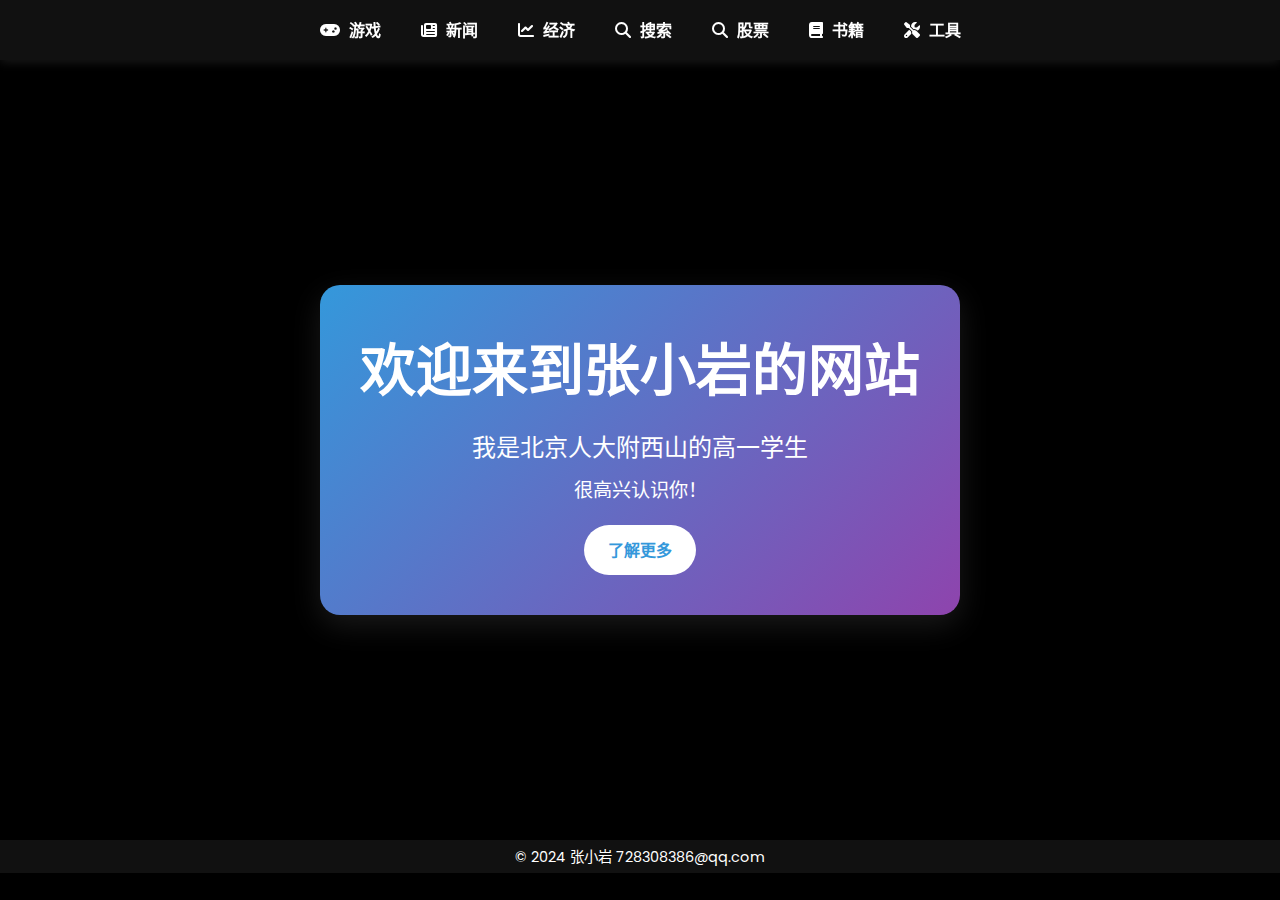
<file: index.html>
<!DOCTYPE html>
<html lang="zh-CN">

<head>
    <meta charset="UTF-8">
    <meta name="viewport" content="width=device-width, initial-scale=1.0">
    <title>张小岩的个人网站</title>
    <link rel="stylesheet" href="https://cdnjs.cloudflare.com/ajax/libs/font-awesome/6.2.0/css/all.min.css">
    <link rel="stylesheet" type="text/css" href="css/index_style.css">
    <link rel="icon" href="images/logo.png" type="image/x-icon">
    <link rel="shortcut icon" href="images/logo.png" type="image/x-icon">
</head>

<body>
    <header>
        <div class="container">
            <nav>
                <a href="about.html#games"><i class="fas fa-gamepad"></i> 游戏</a>
                <a href="news.html"><i class="fas fa-newspaper"></i> 新闻</a>
                <a href="economics/finance.html"><i class="fas fa-chart-line"></i> 经济</a>
                <a href="economics/search.html"><i class="fas fa-search"></i> 搜索</a>
                <a href="economics/stock.html"><i class="fas fa-search"></i> 股票</a>
                <a href="books.html"><i class="fas fa-book"></i> 书籍</a>
                <a href="tools.html"><i class="fas fa-tools"></i> 工具</a>
                <!-- <a href="privacy.html"><i class="fas fa-user-shield"></i> 隐私</a> -->
            </nav>
        </div>
    </header>
    <main>
        <div class="hero">
            <h1>欢迎来到张小岩的网站</h1>
            <p class="subtitle">我是北京人大附西山的高一学生</p>
            <p class="greeting">很高兴认识你！</p>
            <a href="about.html" class="cta-button">了解更多</a>
        </div>
    </main>
    <footer>
        <p>&copy; 2024 张小岩 728308386@qq.com</p>
    </footer>
</body>

</html>
</file>
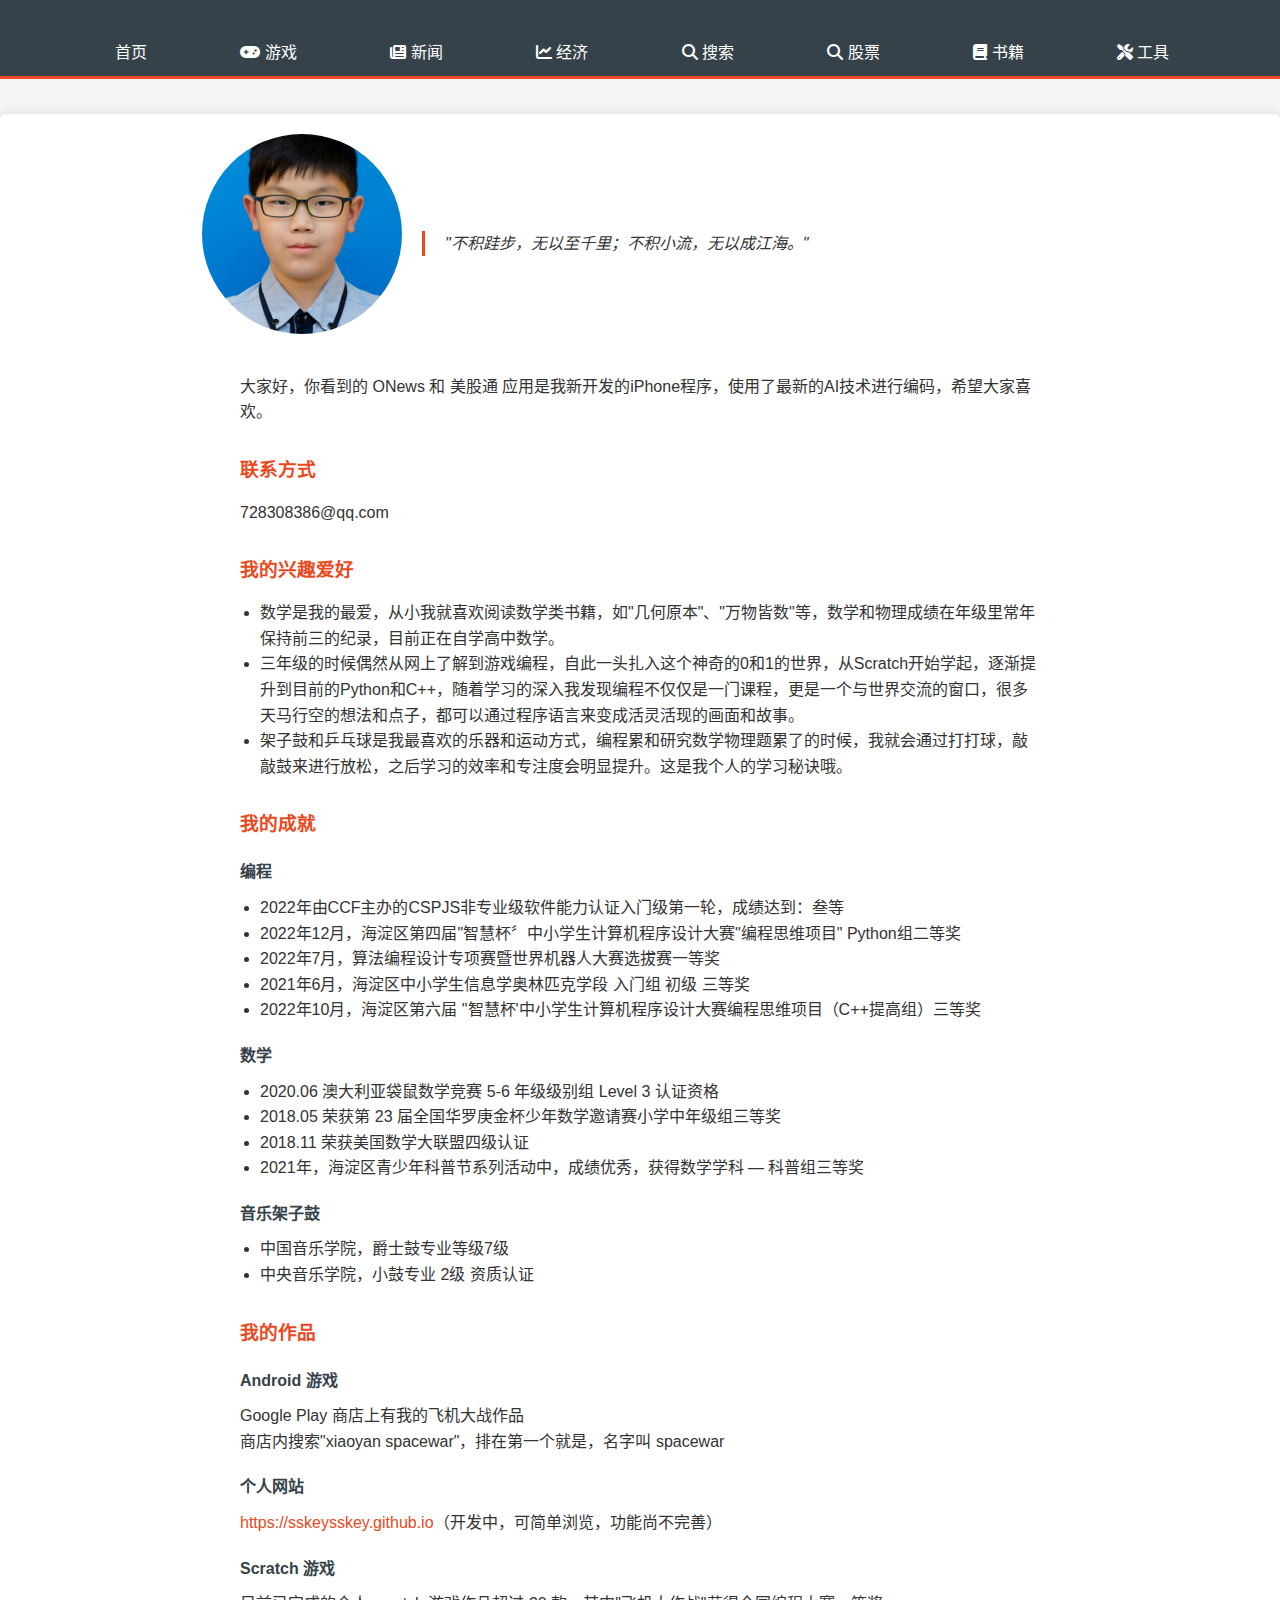
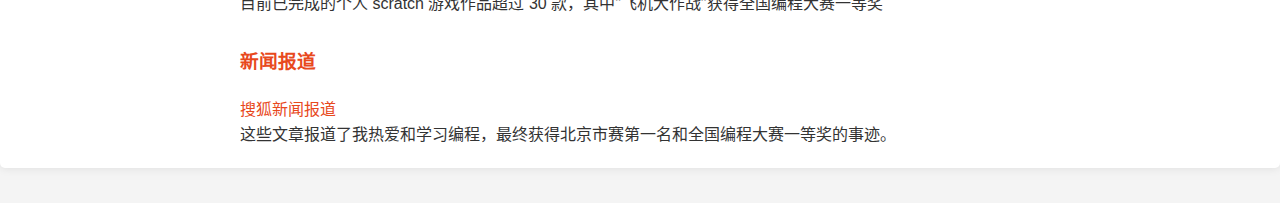
<file: about.html>
<!DOCTYPE html>
<html lang="zh-CN">

<head>
    <meta charset="UTF-8">
    <meta name="viewport" content="width=device-width, initial-scale=1.0">
    <title>了解更多 - 张小岩的个人网站</title>
    <link rel="stylesheet" href="https://cdnjs.cloudflare.com/ajax/libs/font-awesome/6.2.0/css/all.min.css">
    <link rel="stylesheet" type="text/css" href="css/about_style.css">
    <link rel="icon" href="images/logo.png" type="image/x-icon">
    <link rel="shortcut icon" href="images/logo.png" type="image/x-icon">
</head>

<body>
    <header>
        <div class="container">
            <nav>
                <a href="index.html"><i class="fas fa-index"></i> 首页</a>
                <a href="about.html#games"><i class="fas fa-gamepad"></i> 游戏</a>
                <a href="news.html"><i class="fas fa-newspaper"></i> 新闻</a>
                <a href="economics/finance.html"><i class="fas fa-chart-line"></i> 经济</a>
                <a href="economics/search.html"><i class="fas fa-search"></i> 搜索</a>
                <a href="economics/stock.html"><i class="fas fa-search"></i> 股票</a>
                <a href="books.html"><i class="fas fa-book"></i> 书籍</a>
                <a href="tools.html"><i class="fas fa-tools"></i> 工具</a>
                <!-- <a href="privacy.html"><i class="fas fa-user-shield"></i> 隐私</a> -->
            </nav>
        </div>
    </header>

    <main>
        <section id="introduction" class="active">
            <div class="intro-header">
                <img src="images/xiaoyan.jpg" alt="张小岩的照片" class="profile-image">
                <div class="intro-quote">
                    <blockquote>
                        "不积跬步，无以至千里；不积小流，无以成江海。"
                    </blockquote>
                </div>
            </div>
            <div class="intro-content">
                <p>大家好，你看到的 ONews 和 美股通 应用是我新开发的iPhone程序，使用了最新的AI技术进行编码，希望大家喜欢。</p>

                <h3>联系方式</h3>
                <div class="contact">
                    <p>728308386@qq.com</p>
                </div>

                <h3>我的兴趣爱好</h3>
                <ul>
                    <li>数学是我的最爱，从小我就喜欢阅读数学类书籍，如"几何原本"、"万物皆数"等，数学和物理成绩在年级里常年保持前三的纪录，目前正在自学高中数学。</li>
                    <li>三年级的时候偶然从网上了解到游戏编程，自此一头扎入这个神奇的0和1的世界，从Scratch开始学起，逐渐提升到目前的Python和C++，随着学习的深入我发现编程不仅仅是一门课程，更是一个与世界交流的窗口，很多天马行空的想法和点子，都可以通过程序语言来变成活灵活现的画面和故事。
                    </li>
                    <li>架子鼓和乒乓球是我最喜欢的乐器和运动方式，编程累和研究数学物理题累了的时候，我就会通过打打球，敲敲鼓来进行放松，之后学习的效率和专注度会明显提升。这是我个人的学习秘诀哦。</li>
                </ul>

                <h3>我的成就</h3>
                <div class="achievements">
                    <div class="achievement-category">
                        <h4>编程</h4>
                        <ul>
                            <li>2022年由CCF主办的CSPJS非专业级软件能力认证入门级第一轮，成绩达到：叁等</li>
                            <li>2022年12月，海淀区第四届"智慧杯〞中小学生计算机程序设计大赛"编程思维项目" Python组二等奖</li>
                            <li>2022年7月，算法编程设计专项赛暨世界机器人大赛选拔赛一等奖</li>
                            <li>2021年6月，海淀区中小学生信息学奥林匹克学段 入门组 初级 三等奖</li>
                            <li>2022年10月，海淀区第六届 "智慧杯'中小学生计算机程序设计大赛编程思维项目（C++提高组）三等奖</li>
                        </ul>
                    </div>
                    <div class="achievement-category">
                        <h4>数学</h4>
                        <ul>
                            <li>2020.06 澳大利亚袋鼠数学竞赛 5-6 年级级别组 Level 3 认证资格</li>
                            <li>2018.05 荣获第 23 届全国华罗庚金杯少年数学邀请赛小学中年级组三等奖</li>
                            <li>2018.11 荣获美国数学大联盟四级认证</li>
                            <li>2021年，海淀区青少年科普节系列活动中，成绩优秀，获得数学学科 — 科普组三等奖</li>
                        </ul>
                    </div>
                    <div class="achievement-category">
                        <h4>音乐架子鼓</h4>
                        <ul>
                            <li>中国音乐学院，爵士鼓专业等级7级</li>
                            <li>中央音乐学院，小鼓专业 2级 资质认证</li>
                        </ul>
                    </div>
                </div>

                <h3>我的作品</h3>
                <div class="my-works">
                    <div class="work-category">
                        <h4>Android 游戏</h4>
                        <p>Google Play 商店上有我的飞机大战作品</p>
                        <p>商店内搜索"xiaoyan spacewar"，排在第一个就是，名字叫 spacewar</p>
                    </div>
                    <div class="work-category">
                        <h4>个人网站</h4>
                        <p><a href="https://sskeysskey.github.io"
                                target="_blank">https://sskeysskey.github.io</a>（开发中，可简单浏览，功能尚不完善）</p>
                    </div>
                    <div class="work-category">
                        <h4>Scratch 游戏</h4>
                        <p>目前已完成的个人 scratch 游戏作品超过 30 款，其中"飞机大作战"获得全国编程大赛一等奖</p>
                    </div>
                </div>

                <h3>新闻报道</h3>
                <div class="news-reports">
                    <p><a href="https://www.sohu.com/a/315084003_164228" target="_blank">搜狐新闻报道</a></p>
                    <p>这些文章报道了我热爱和学习编程，最终获得北京市赛第一名和全国编程大赛一等奖的事迹。</p>
                </div>


            </div>
        </section>

        <section id="games">
            <div class="game-container">
                <div class="game">
                    <h3>俄罗斯方块</h3>
                    <div id="tetris-game">
                        <button class="play-button" data-game="tetris">开始游戏</button>
                    </div>
                    <p>手机控制：点击 变形，向下滑 落方块</p>
                    <p>电脑控制：ASDW 移动，K 变形，空格 下落</p>
                </div>
                <div class="game">
                    <h3>飞机大作战</h3>
                    <div id="spacewar-game">
                        <button class="play-button" data-game="spacewar">开始游戏</button>
                    </div>
                    <p>手机控制：触屏 移动，自动 射击</p>
                    <p>电脑控制：ASDW 移动，J 射击</p>
                </div>
            </div>
        </section>
    </main>

    <script src="js/navigation.js"></script>
    <script src="js/tetris.js"></script>
    <script src="js/spacewar.js"></script>
    <script>
        document.addEventListener('DOMContentLoaded', function () {
            const hash = window.location.hash;
            if (hash) {
                const targetNav = document.querySelector(`#main-nav a[href="${hash}"]`);
                if (targetNav) {
                    targetNav.click();
                }
            }
        });
    </script>
</body>

</html>
</file>
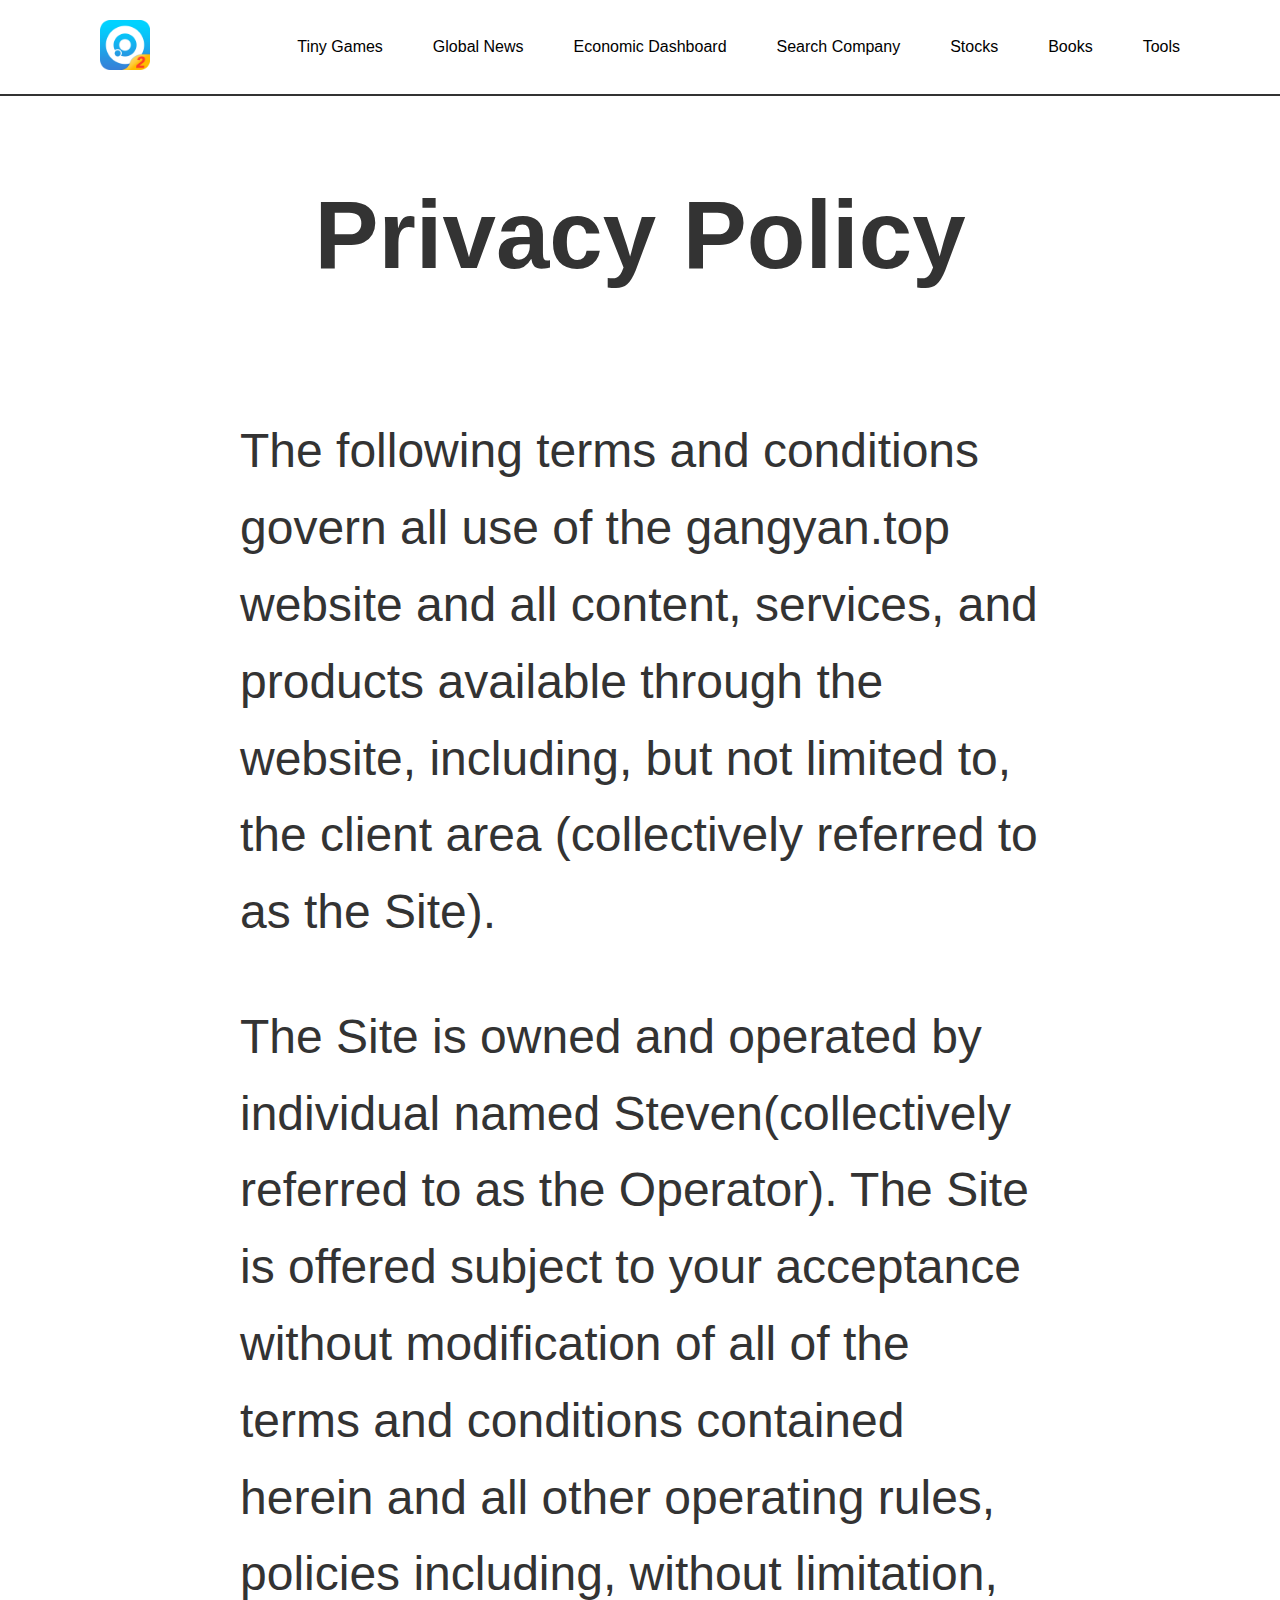
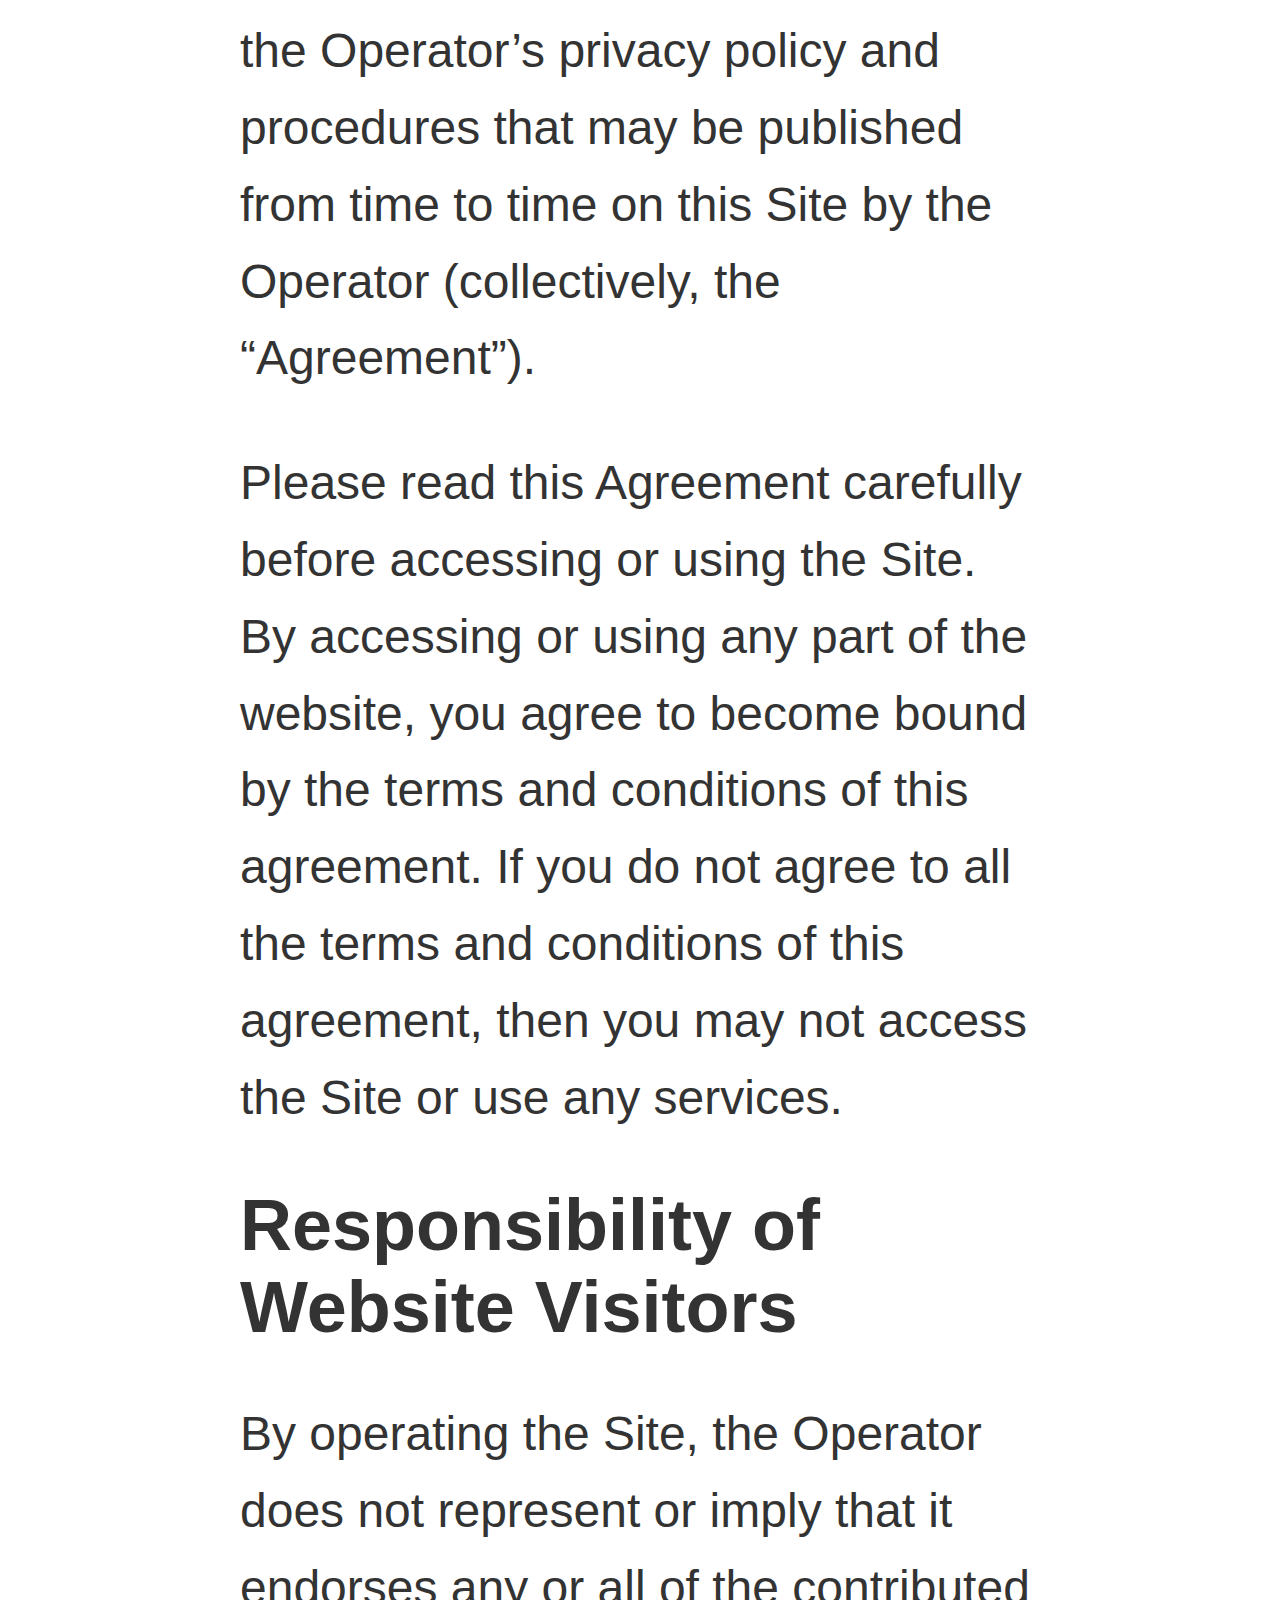
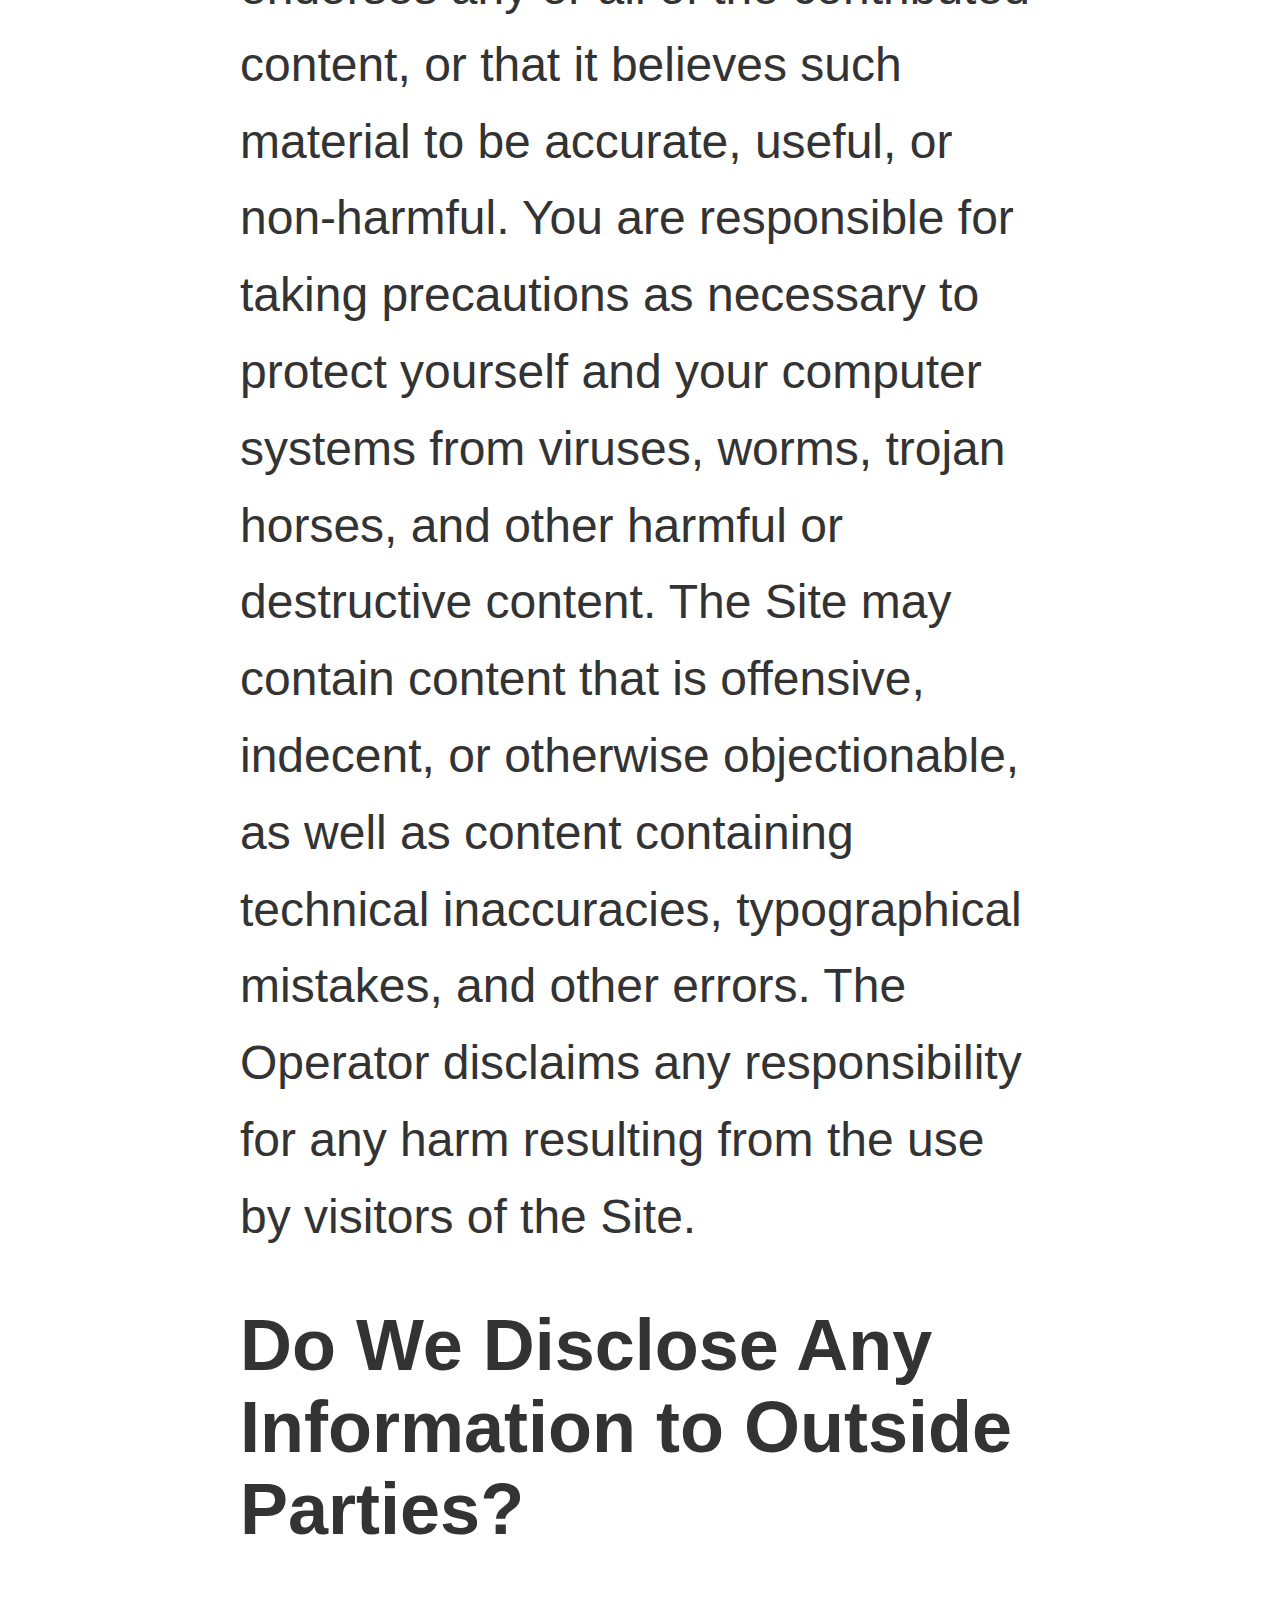
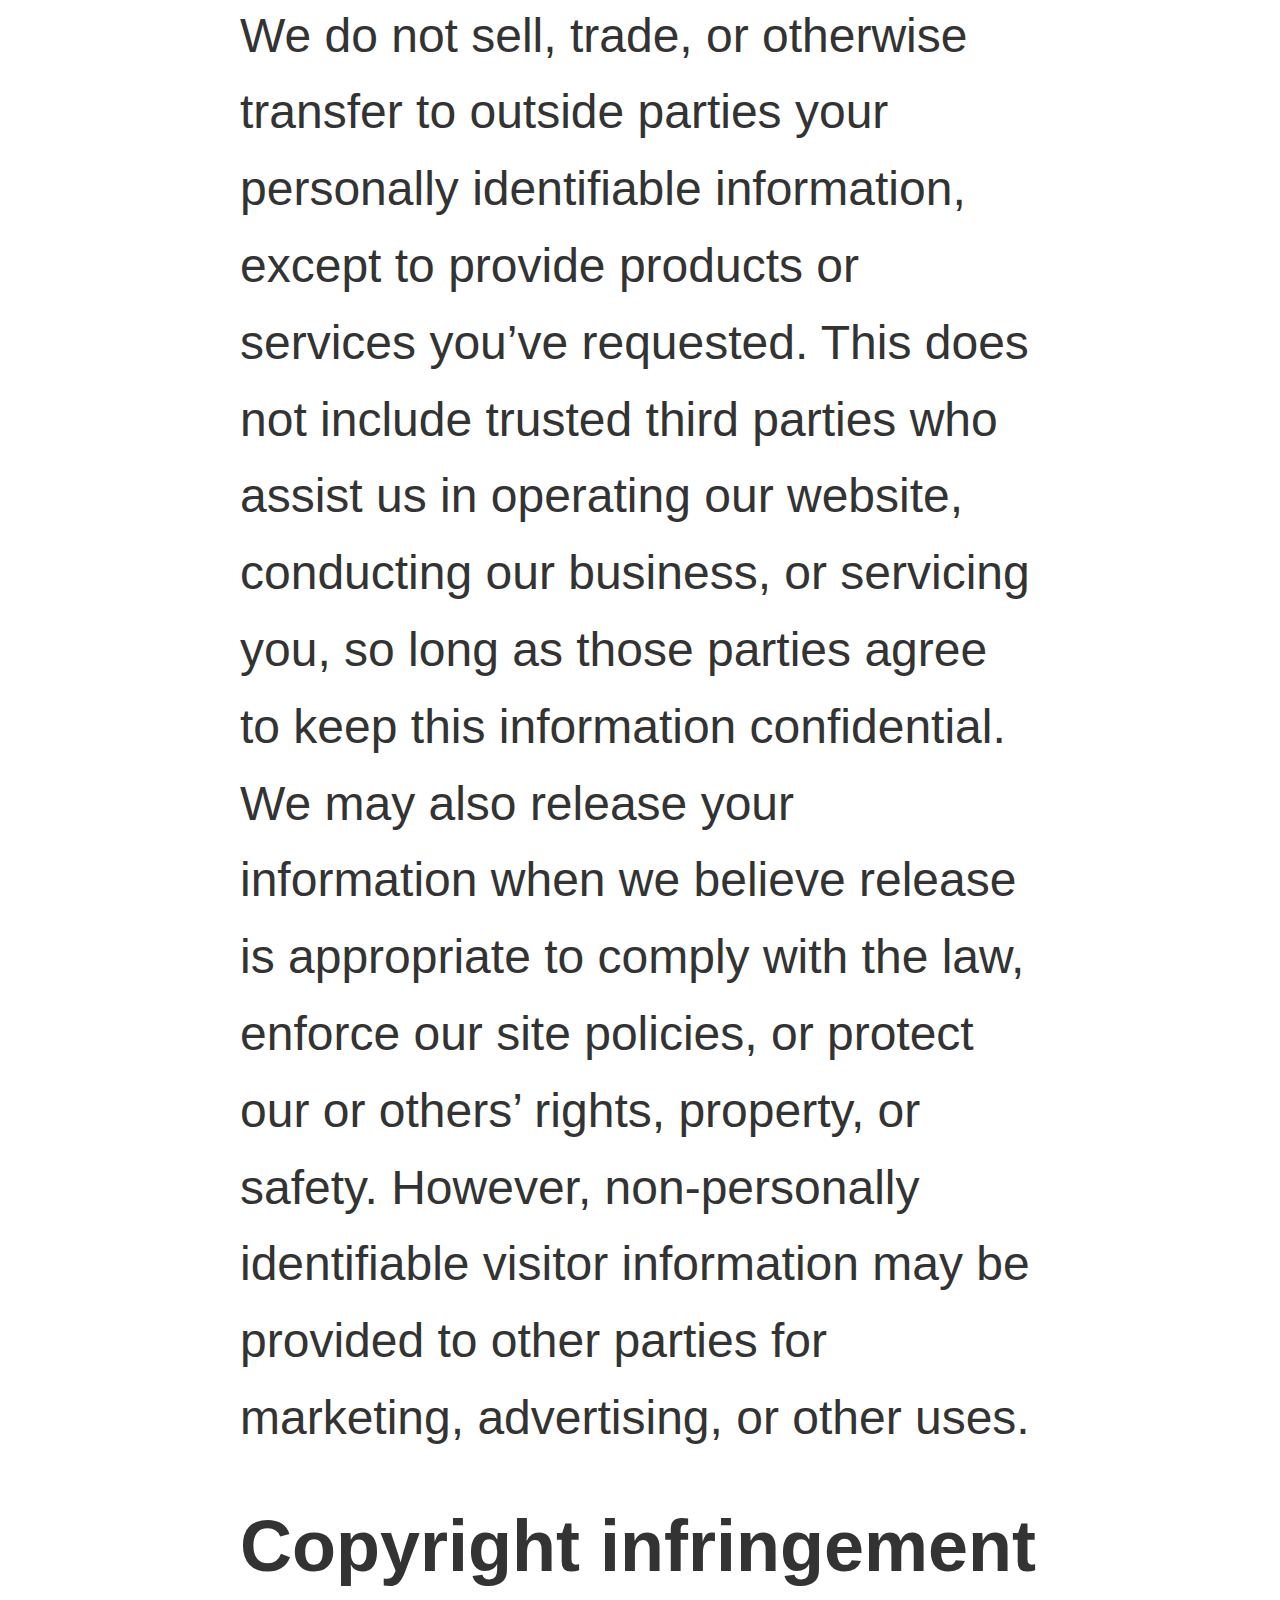
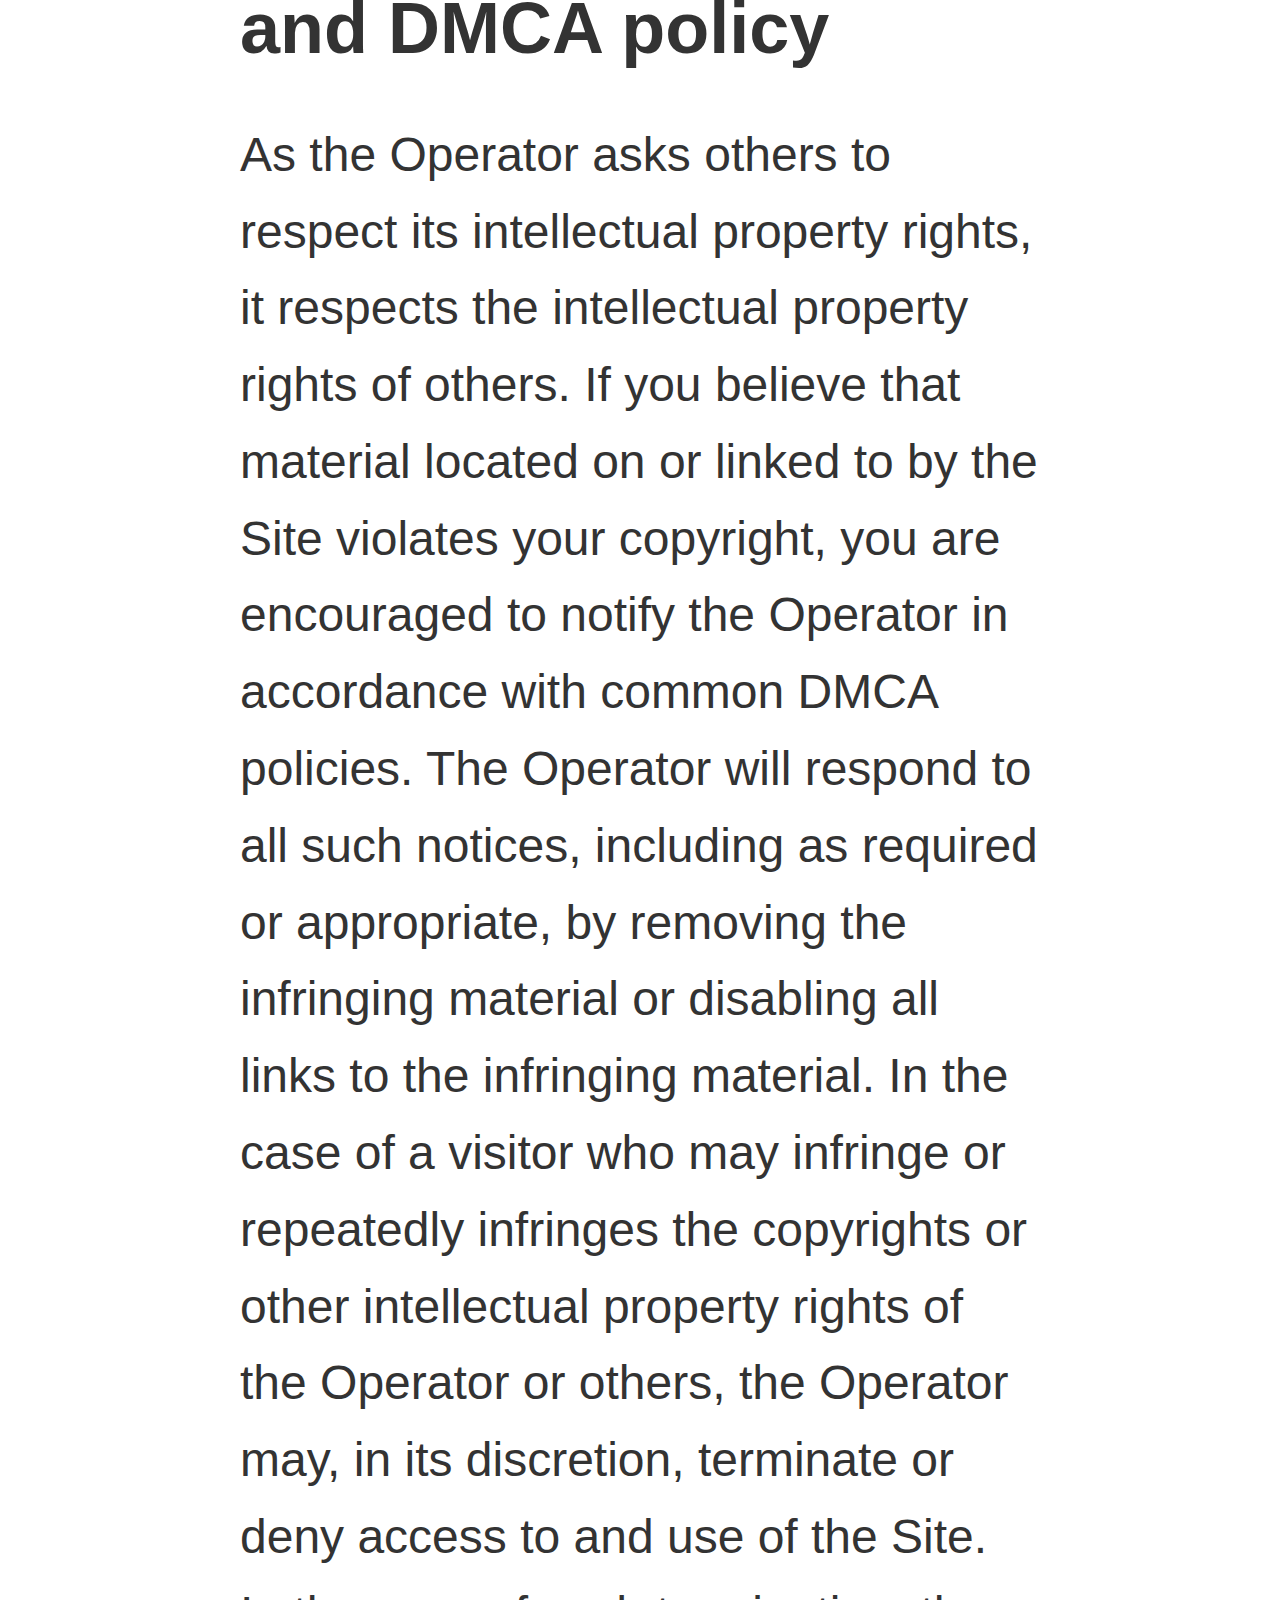
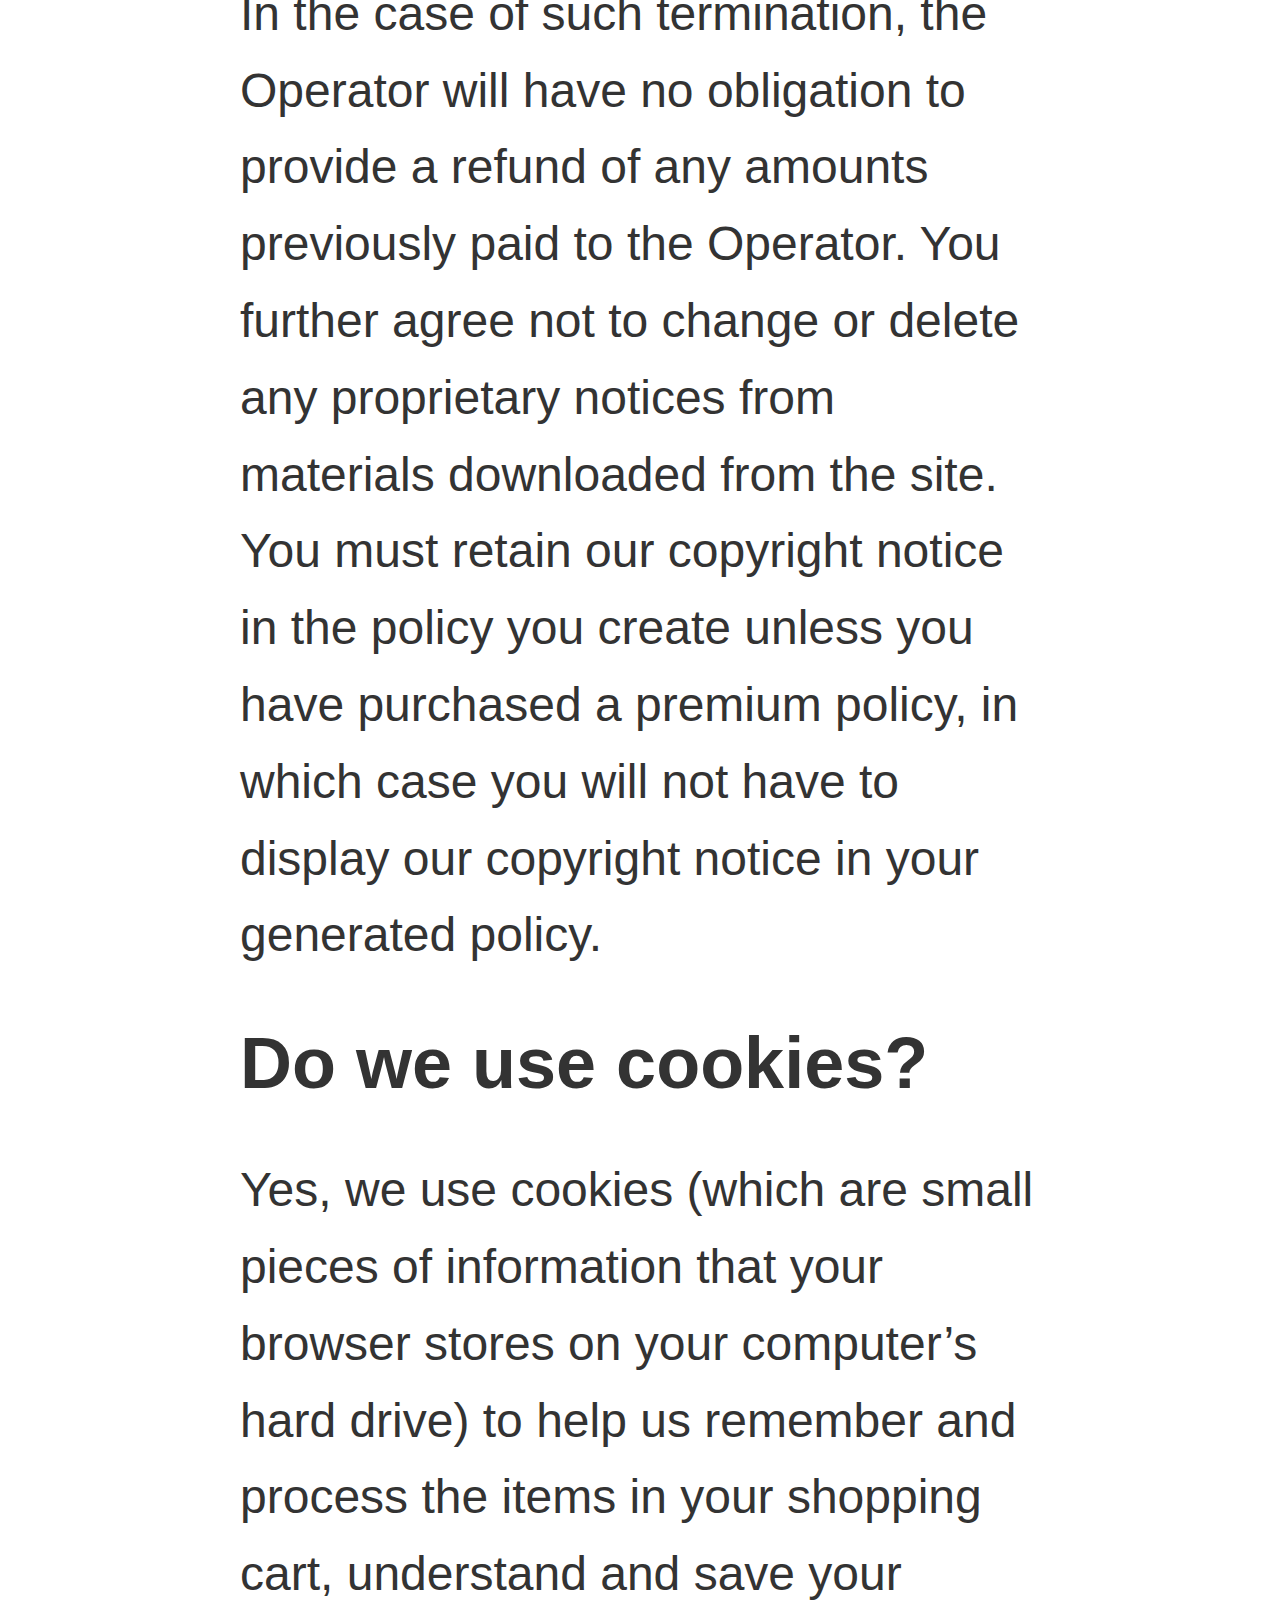
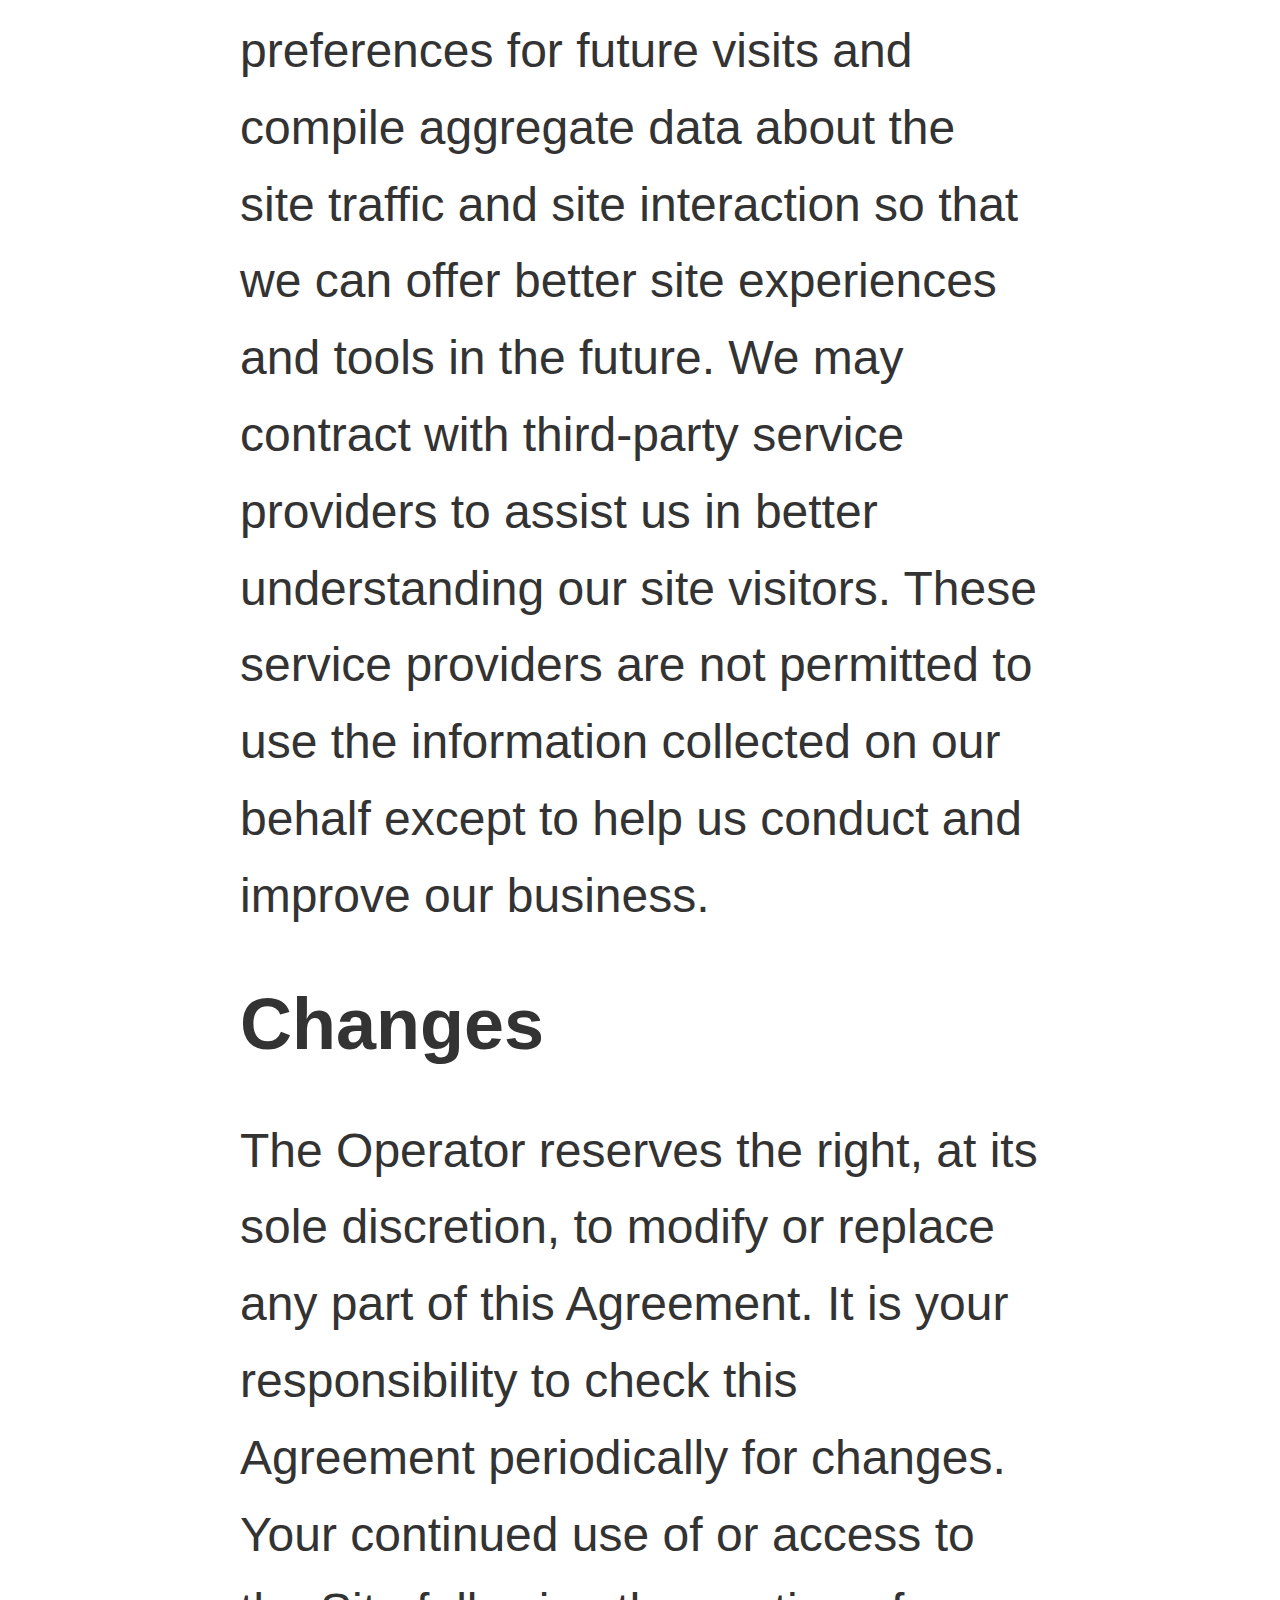
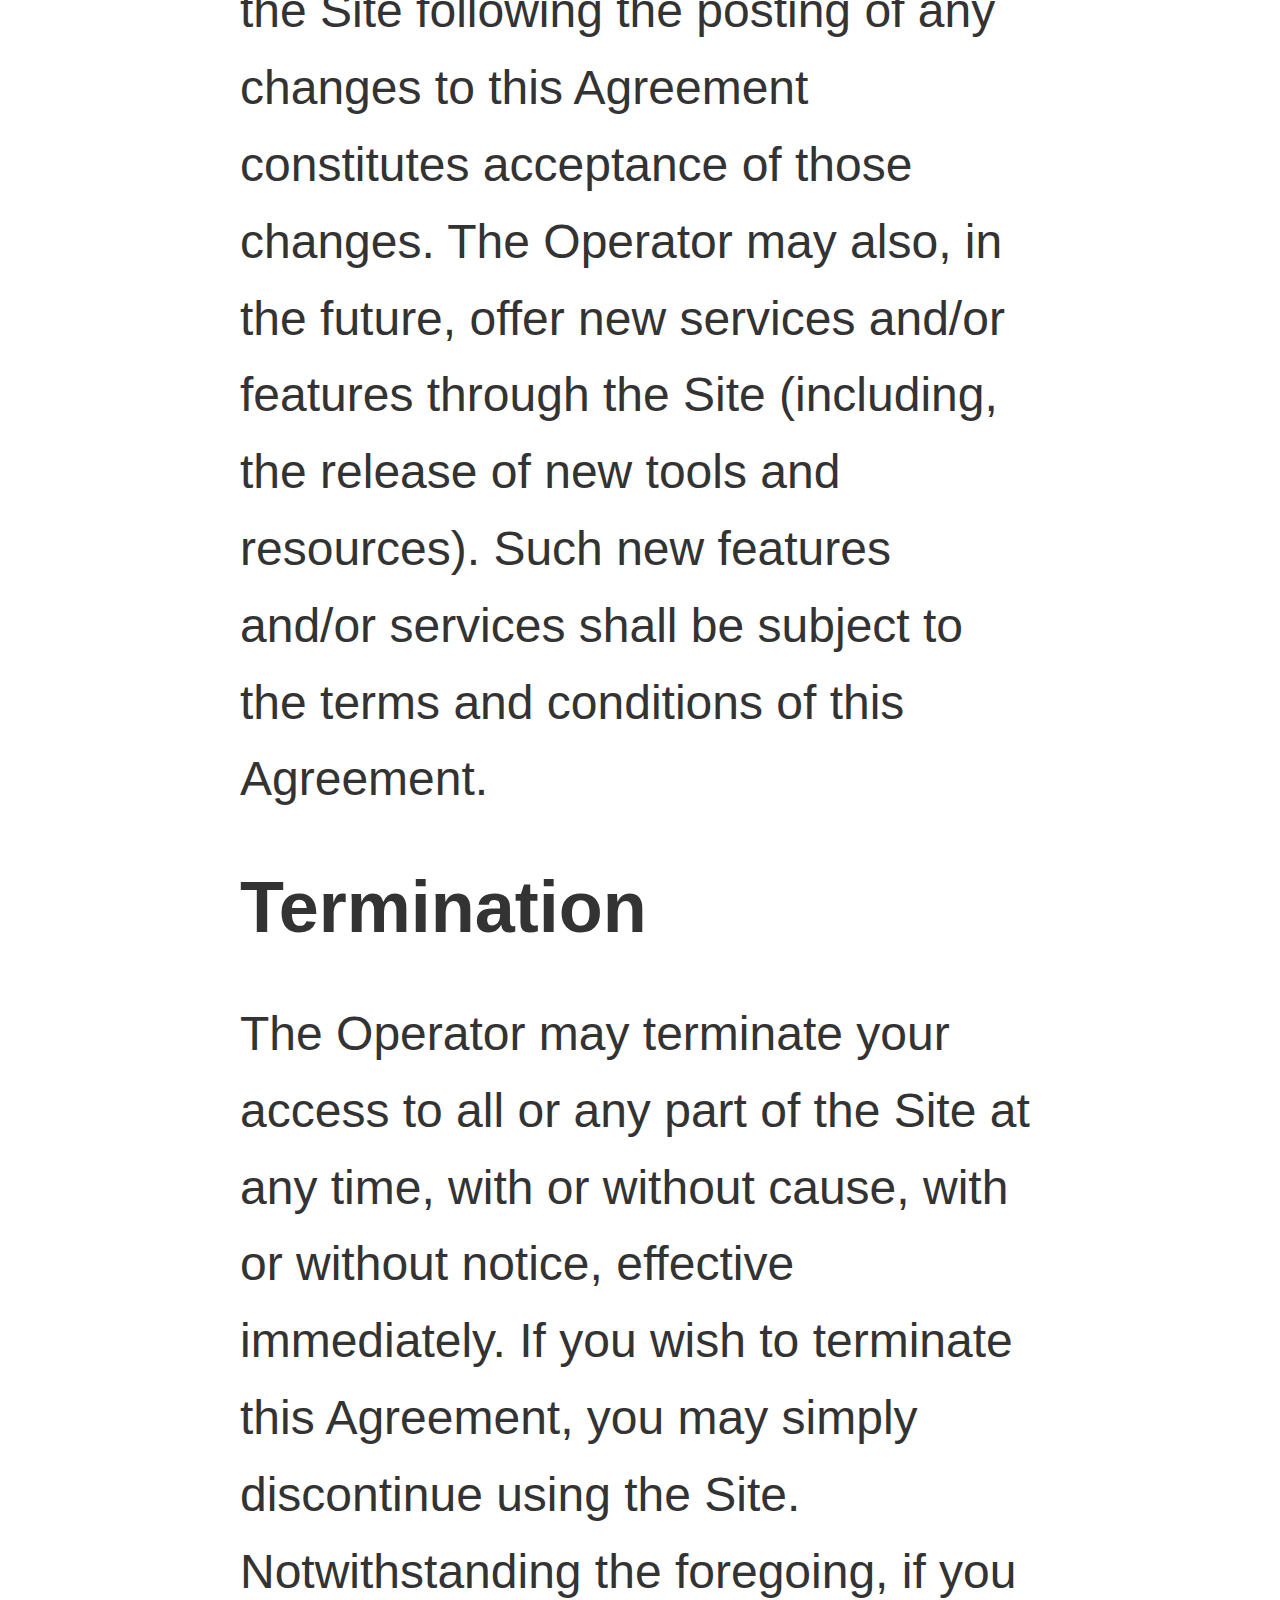
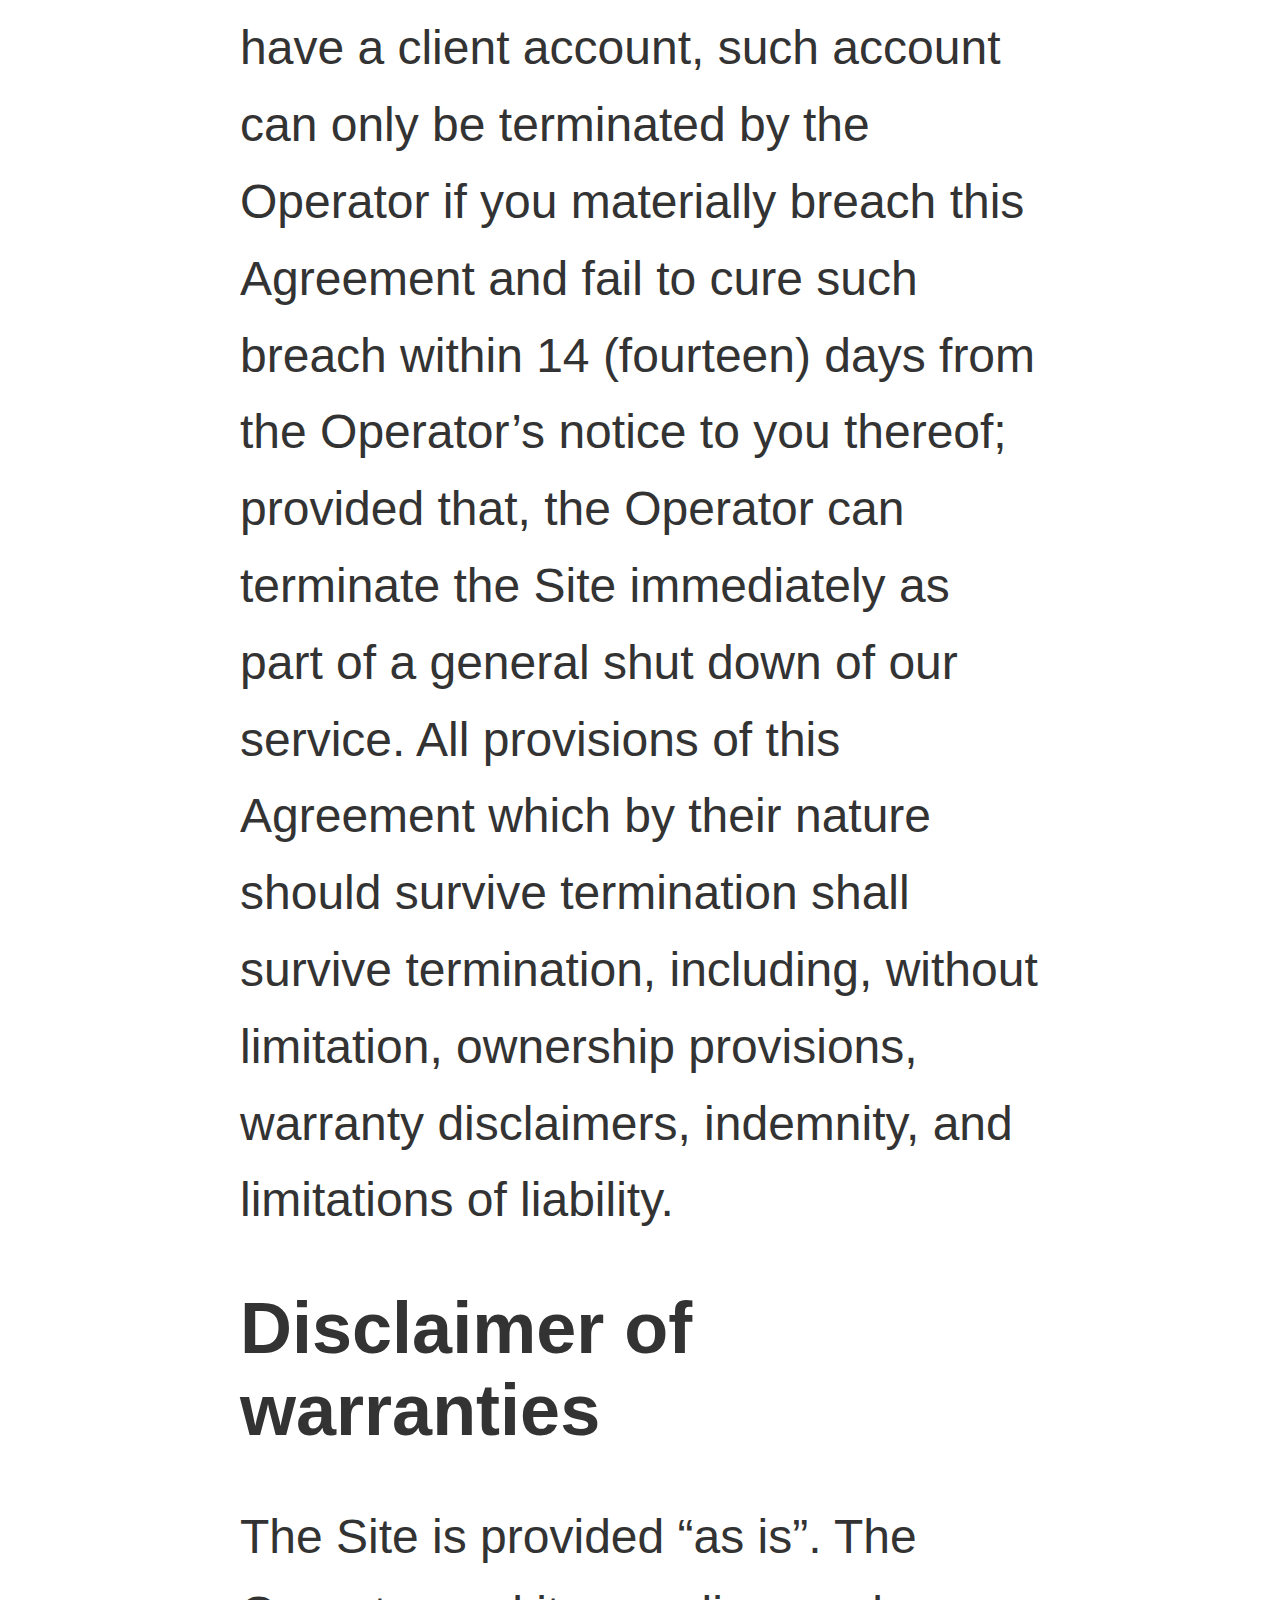
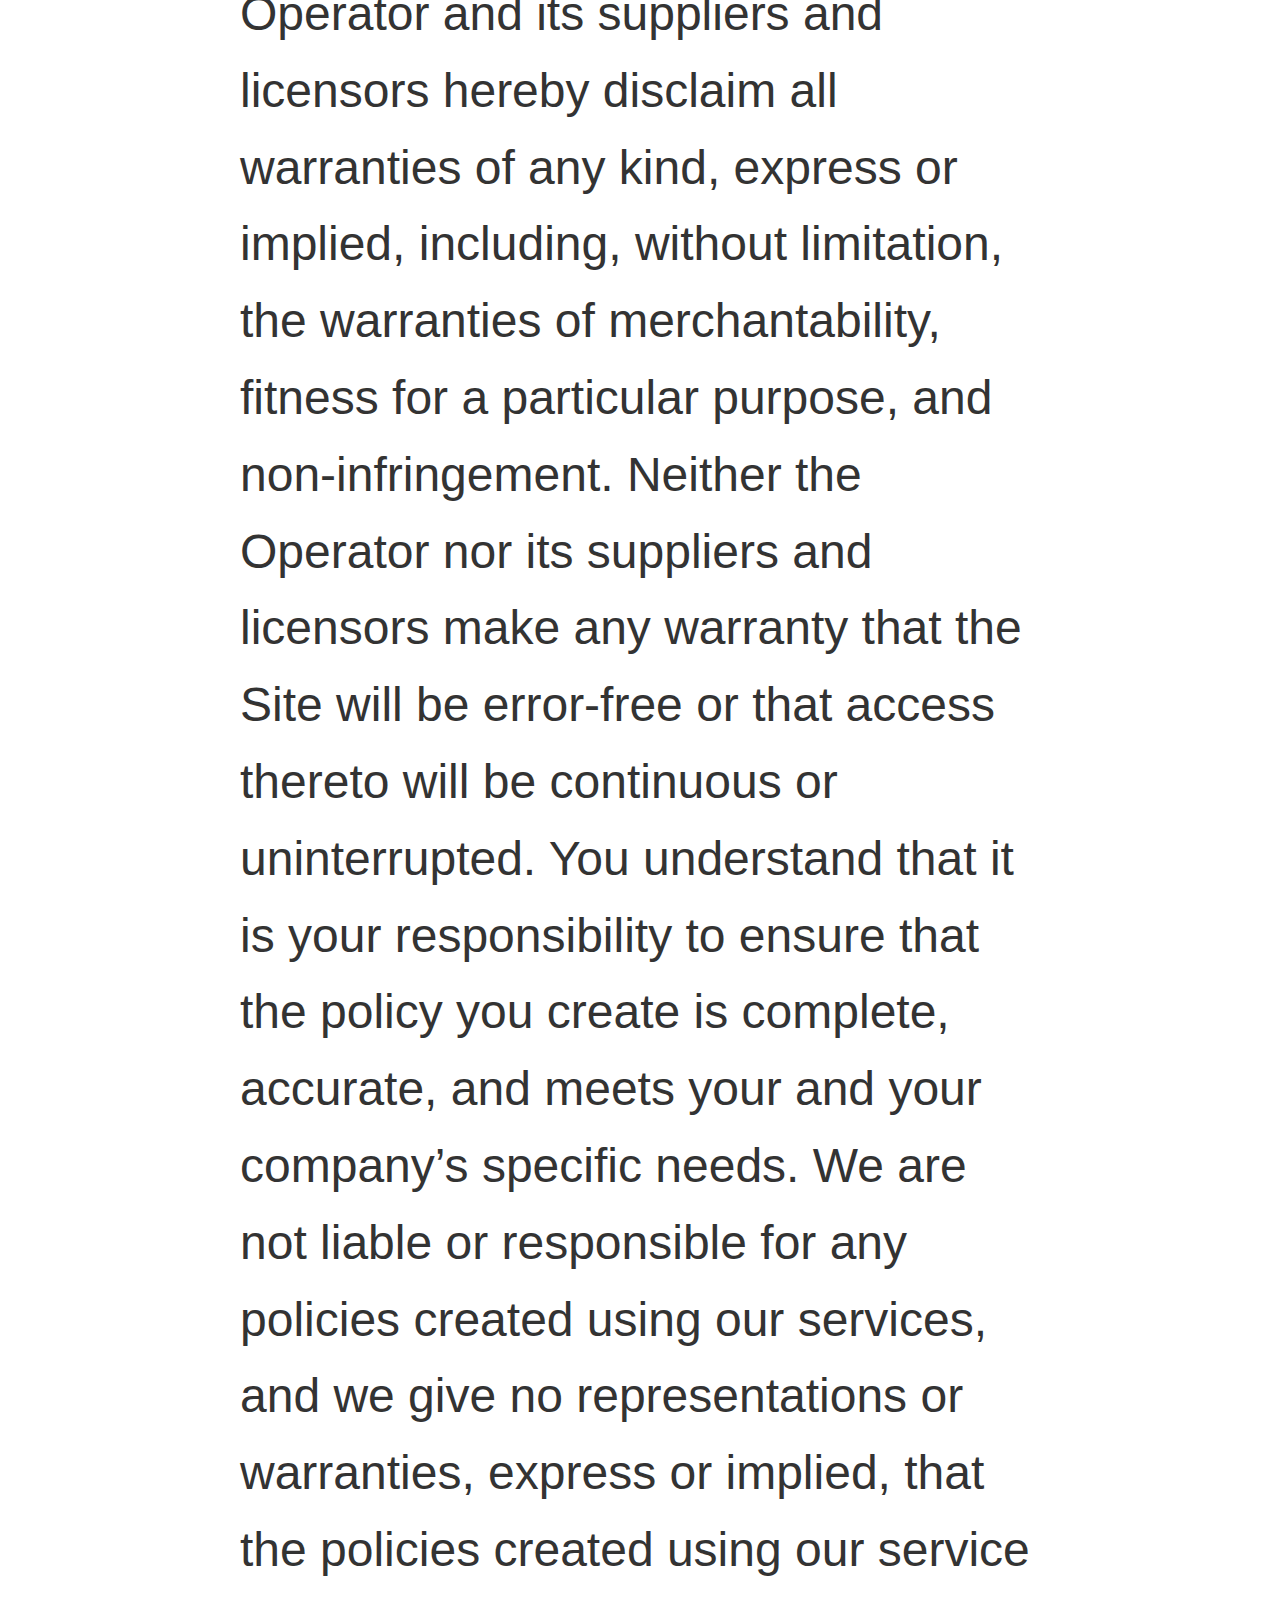
<file: privacy.html>
<!DOCTYPE html>
<html>

<head>
    <title>Privacy Policy - XiaoYan Steven Studio</title>
    <link rel="stylesheet" type="text/css" href="css/privacy_style.css">
</head>

<body>

    <header>
        <div><img src="images/logo.png" alt="logo" id="logo"></div>
        <div class="container">
            <nav>
                <a href="about.html#games"><i class="fas fa-gamepad"></i> Tiny Games</a>
                <a href="news.html"><i class="fas fa-newspaper"></i> Global News</a>
                <a href="economics/finance.html"><i class="fas fa-chart-line"></i> Economic Dashboard</a>
                <a href="economics/search.html"><i class="fas fa-search"></i> Search Company</a>
                <a href="economics/stock.html"><i class="fas fa-search"></i> Stocks</a>
                <a href="books.html"><i class="fas fa-book"></i> Books</a>
                <a href="tools.html"><i class="fas fa-tools"></i> Tools</a>
            </nav>
        </div>
    </header>
    <main>
        <hr>
        <div class="content-wrapper">
            <h1>Privacy Policy</h1>
            <br />
            <div class="content">
                <p>The following terms and conditions govern all use of the gangyan.top website and all content,
                    services, and products available through the website, including, but not limited to, the client area
                    (collectively referred to as the Site).</p>
                <p>The Site is owned and operated by individual named Steven(collectively referred to as the Operator).
                    The Site is offered subject to your acceptance without modification of all of the terms and
                    conditions contained herein and all other operating rules, policies including, without limitation,
                    the Operator’s privacy policy and procedures that may be published from time to time on this Site by
                    the Operator (collectively, the “Agreement”).</p>
                <p>Please read this Agreement carefully before accessing or using the Site. By accessing or using any
                    part of the website, you agree to become bound by the terms and conditions of this agreement. If you
                    do not agree to all the terms and conditions of this agreement, then you may not access the Site or
                    use any services.</p>
                <h2>Responsibility of Website Visitors</h2>
                <p>By operating the Site, the Operator does not represent or imply that it endorses any or all of the
                    contributed content, or that it believes such material to be accurate, useful, or non-harmful. You
                    are responsible for taking precautions as necessary to protect yourself and your computer systems
                    from viruses, worms, trojan horses, and other harmful or destructive content. The Site may contain
                    content that is offensive, indecent, or otherwise objectionable, as well as content containing
                    technical inaccuracies, typographical mistakes, and other errors. The Operator disclaims any
                    responsibility for any harm resulting from the use by visitors of the Site.</p>
                <h2>Do We Disclose Any Information to Outside Parties?</h2>
                <p>We do not sell, trade, or otherwise transfer to outside parties your personally identifiable
                    information, except to provide products or services you’ve requested. This does not include trusted
                    third parties who assist us in operating our website, conducting our business, or servicing you, so
                    long as those parties agree to keep this information confidential. We may also release your
                    information when we believe release is appropriate to comply with the law, enforce our site
                    policies, or protect our or others’ rights, property, or safety. However, non-personally
                    identifiable visitor information may be provided to other parties for marketing, advertising, or
                    other uses.</p>
                <h2>Copyright infringement and DMCA policy</h2>
                <p>As the Operator asks others to respect its intellectual property rights, it respects the intellectual
                    property rights of others. If you believe that material located on or linked to by the Site violates
                    your copyright, you are encouraged to notify the Operator in accordance with common DMCA policies.
                    The Operator will respond to all such notices, including as required or appropriate, by removing the
                    infringing material or disabling all links to the infringing material. In the case of a visitor who
                    may infringe or repeatedly infringes the copyrights or other intellectual property rights of the
                    Operator or others, the Operator may, in its discretion, terminate or deny access to and use of the
                    Site. In the case of such termination, the Operator will have no obligation to provide a refund of
                    any amounts previously paid to the Operator. You further agree not to change or delete any
                    proprietary notices from materials downloaded from the site. You must retain our copyright notice in
                    the policy you create unless you have purchased a premium policy, in which case you will not have to
                    display our copyright notice in your generated policy.</p>
                <h2>Do we use cookies?</h2>
                <p>Yes, we use cookies (which are small pieces of information that your browser stores on your
                    computer’s hard drive) to help us remember and process the items in your shopping cart, understand
                    and save your preferences for future visits and compile aggregate data about the site traffic and
                    site interaction so that we can offer better site experiences and tools in the future. We may
                    contract with third-party service providers to assist us in better understanding our site visitors.
                    These service providers are not permitted to use the information collected on our behalf except to
                    help us conduct and improve our business.</p>
                <h2>Changes</h2>
                <p>The Operator reserves the right, at its sole discretion, to modify or replace any part of this
                    Agreement. It is your responsibility to check this Agreement periodically for changes. Your
                    continued use of or access to the Site following the posting of any changes to this Agreement
                    constitutes acceptance of those changes. The Operator may also, in the future, offer new services
                    and/or features through the Site (including, the release of new tools and resources). Such new
                    features and/or services shall be subject to the terms and conditions of this Agreement.</p>
                <h2>Termination</h2>
                <p>The Operator may terminate your access to all or any part of the Site at any time, with or without
                    cause, with or without notice, effective immediately. If you wish to terminate this Agreement, you
                    may simply discontinue using the Site. Notwithstanding the foregoing, if you have a client account,
                    such account can only be terminated by the Operator if you materially breach this Agreement and fail
                    to cure such breach within 14 (fourteen) days from the Operator’s notice to you thereof; provided
                    that, the Operator can terminate the Site immediately as part of a general shut down of our service.
                    All provisions of this Agreement which by their nature should survive termination shall survive
                    termination, including, without limitation, ownership provisions, warranty disclaimers, indemnity,
                    and limitations of liability.</p>
                <h2>Disclaimer of warranties</h2>
                <p>The Site is provided “as is”. The Operator and its suppliers and licensors hereby disclaim all
                    warranties of any kind, express or implied, including, without limitation, the warranties of
                    merchantability, fitness for a particular purpose, and non-infringement. Neither the Operator nor
                    its suppliers and licensors make any warranty that the Site will be error-free or that access
                    thereto will be continuous or uninterrupted. You understand that it is your responsibility to ensure
                    that the policy you create is complete, accurate, and meets your and your company’s specific needs.
                    We are not liable or responsible for any policies created using our services, and we give no
                    representations or warranties, express or implied, that the policies created using our service are
                    complete, accurate, or free from errors or omissions.</p>
                <h2>Changes to our terms and privacy policies</h2>
                <p>From time to time, we may make adjustments to this policy. Changes will be made at our sole
                    discretion. Site users are encouraged to check this policy for such changes. Your continued use of
                    this site following changes to this policy constitutes your acceptance of the changes.</p>
                <h2>Contacting us</h2>
                <p>Any questions about these terms of service and privacy policy should be addressed to us via our email
                    <a href="mailto:sskeysys@hotmail.com" class="email-link">sskeysys@hotmail.com</a>,
                    This document was last modified on May 29th, 2023.
                </p>
            </div>
        </div>
    </main>
</body>

</html>
</file>
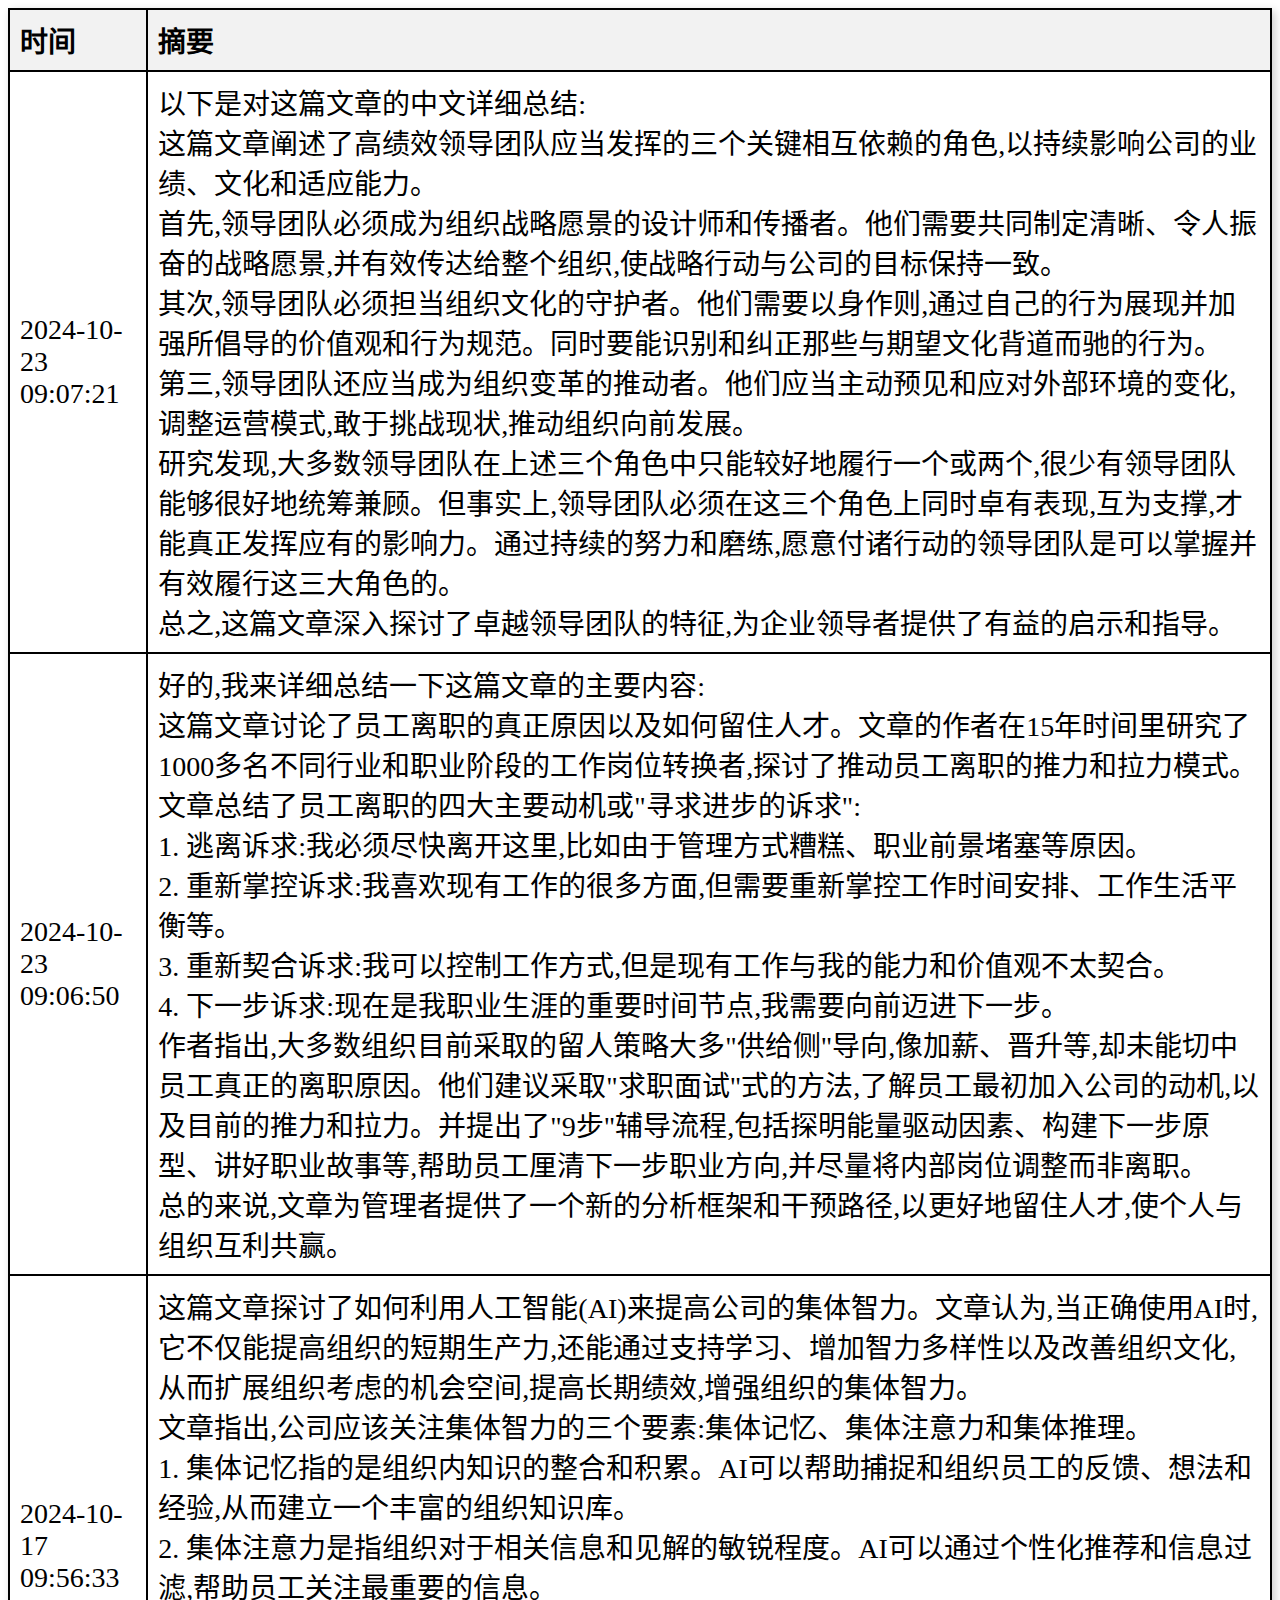
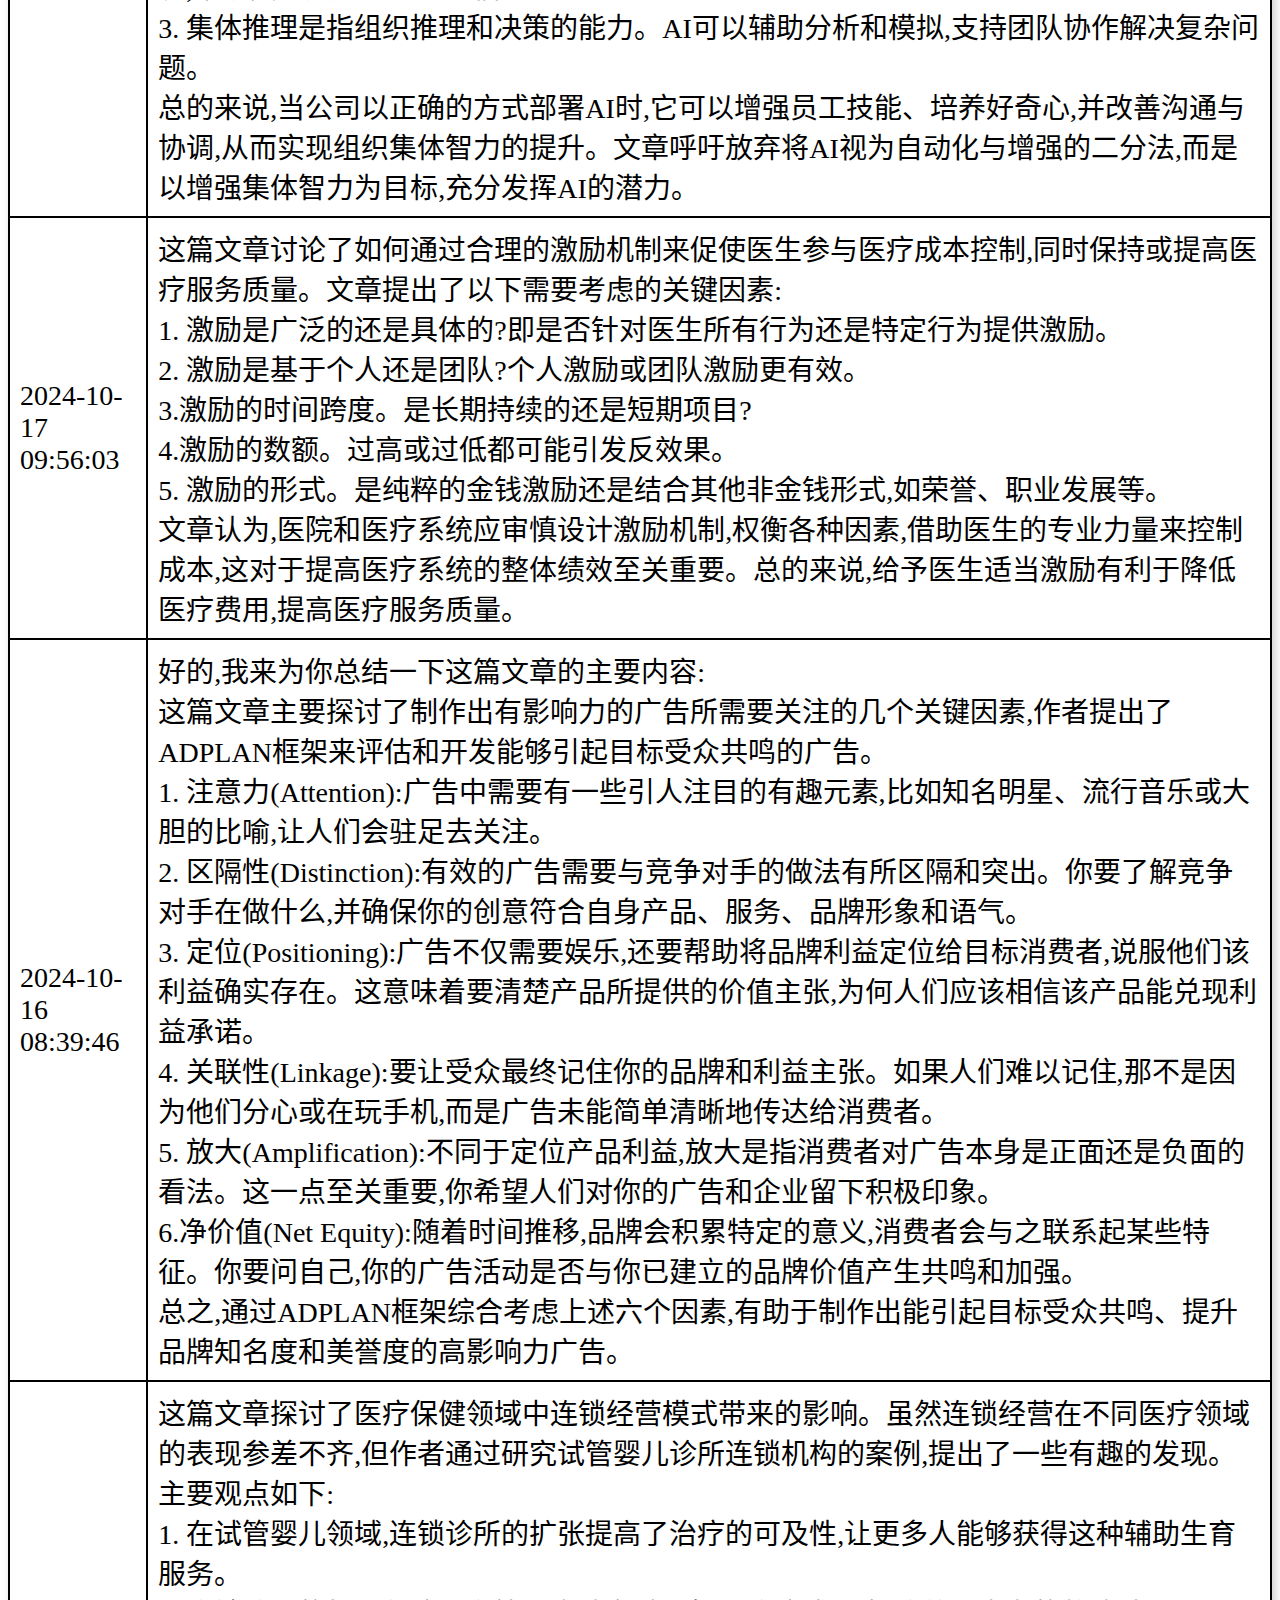
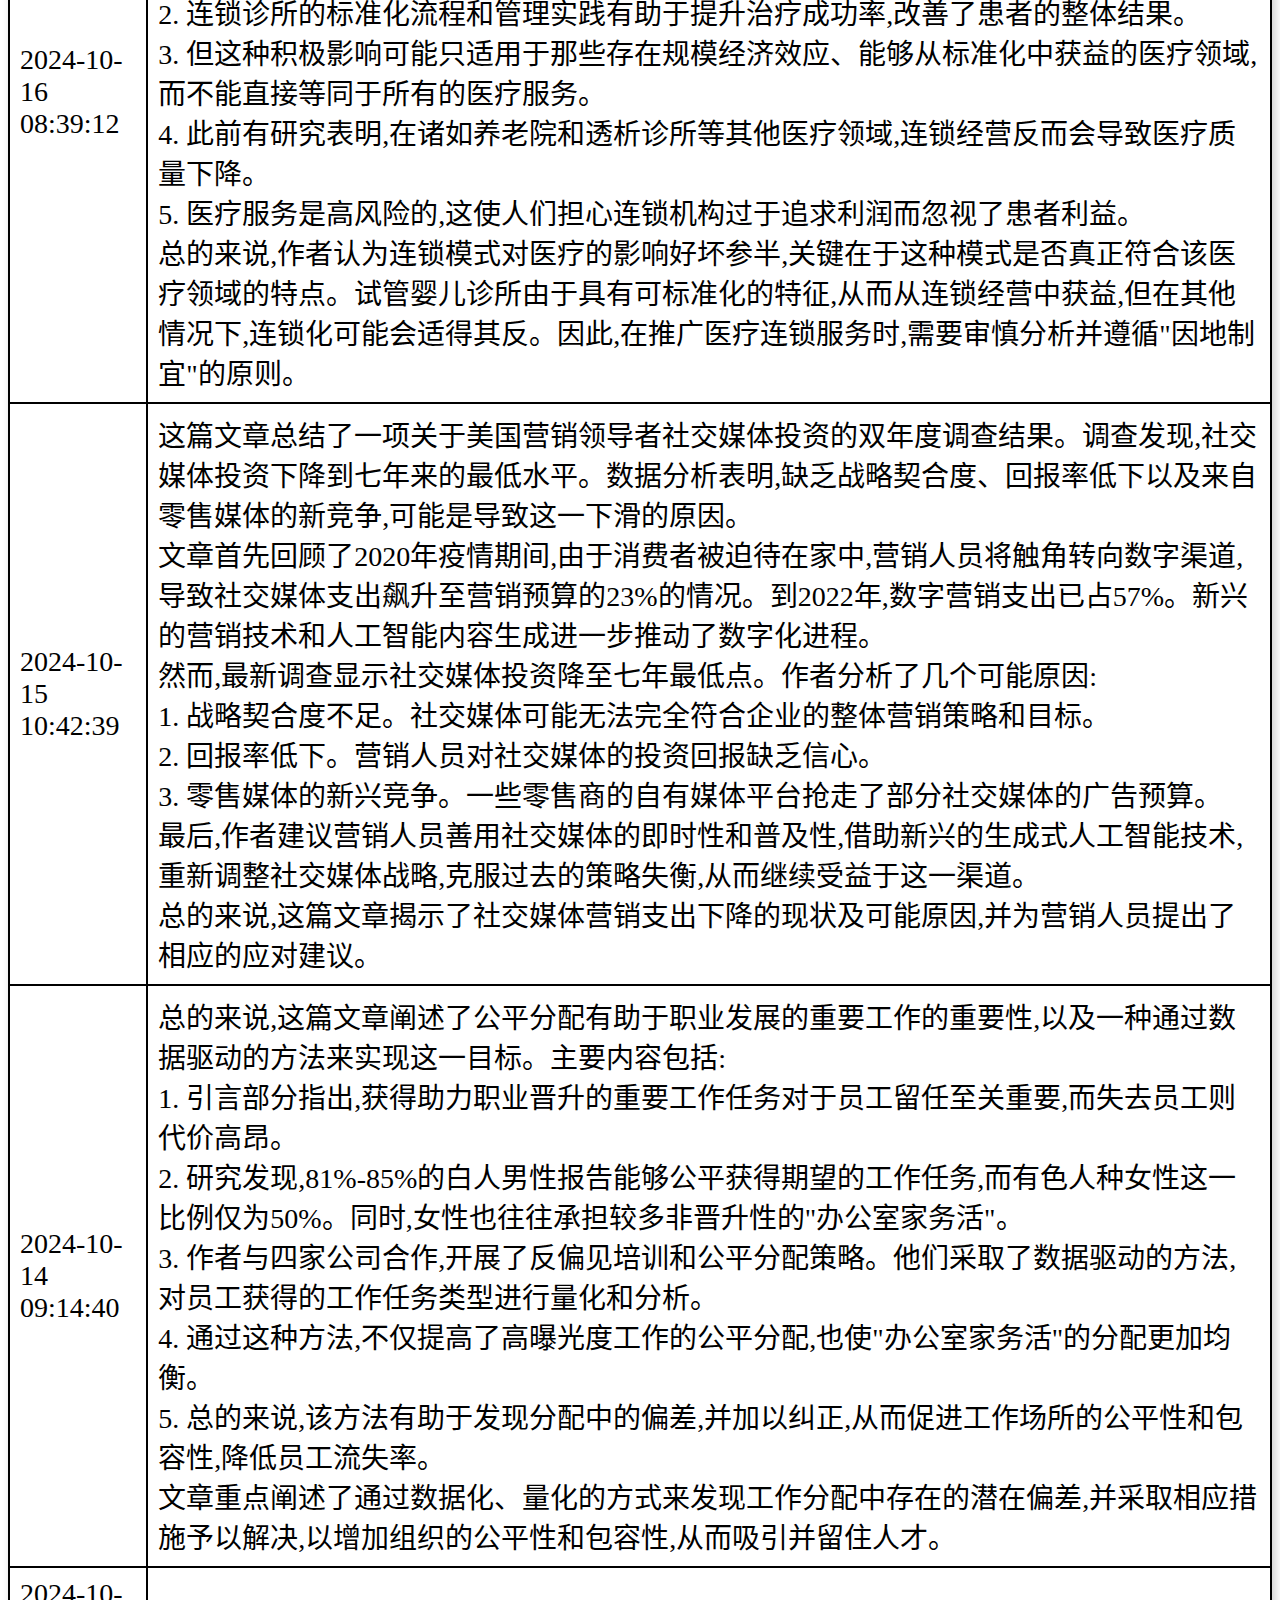
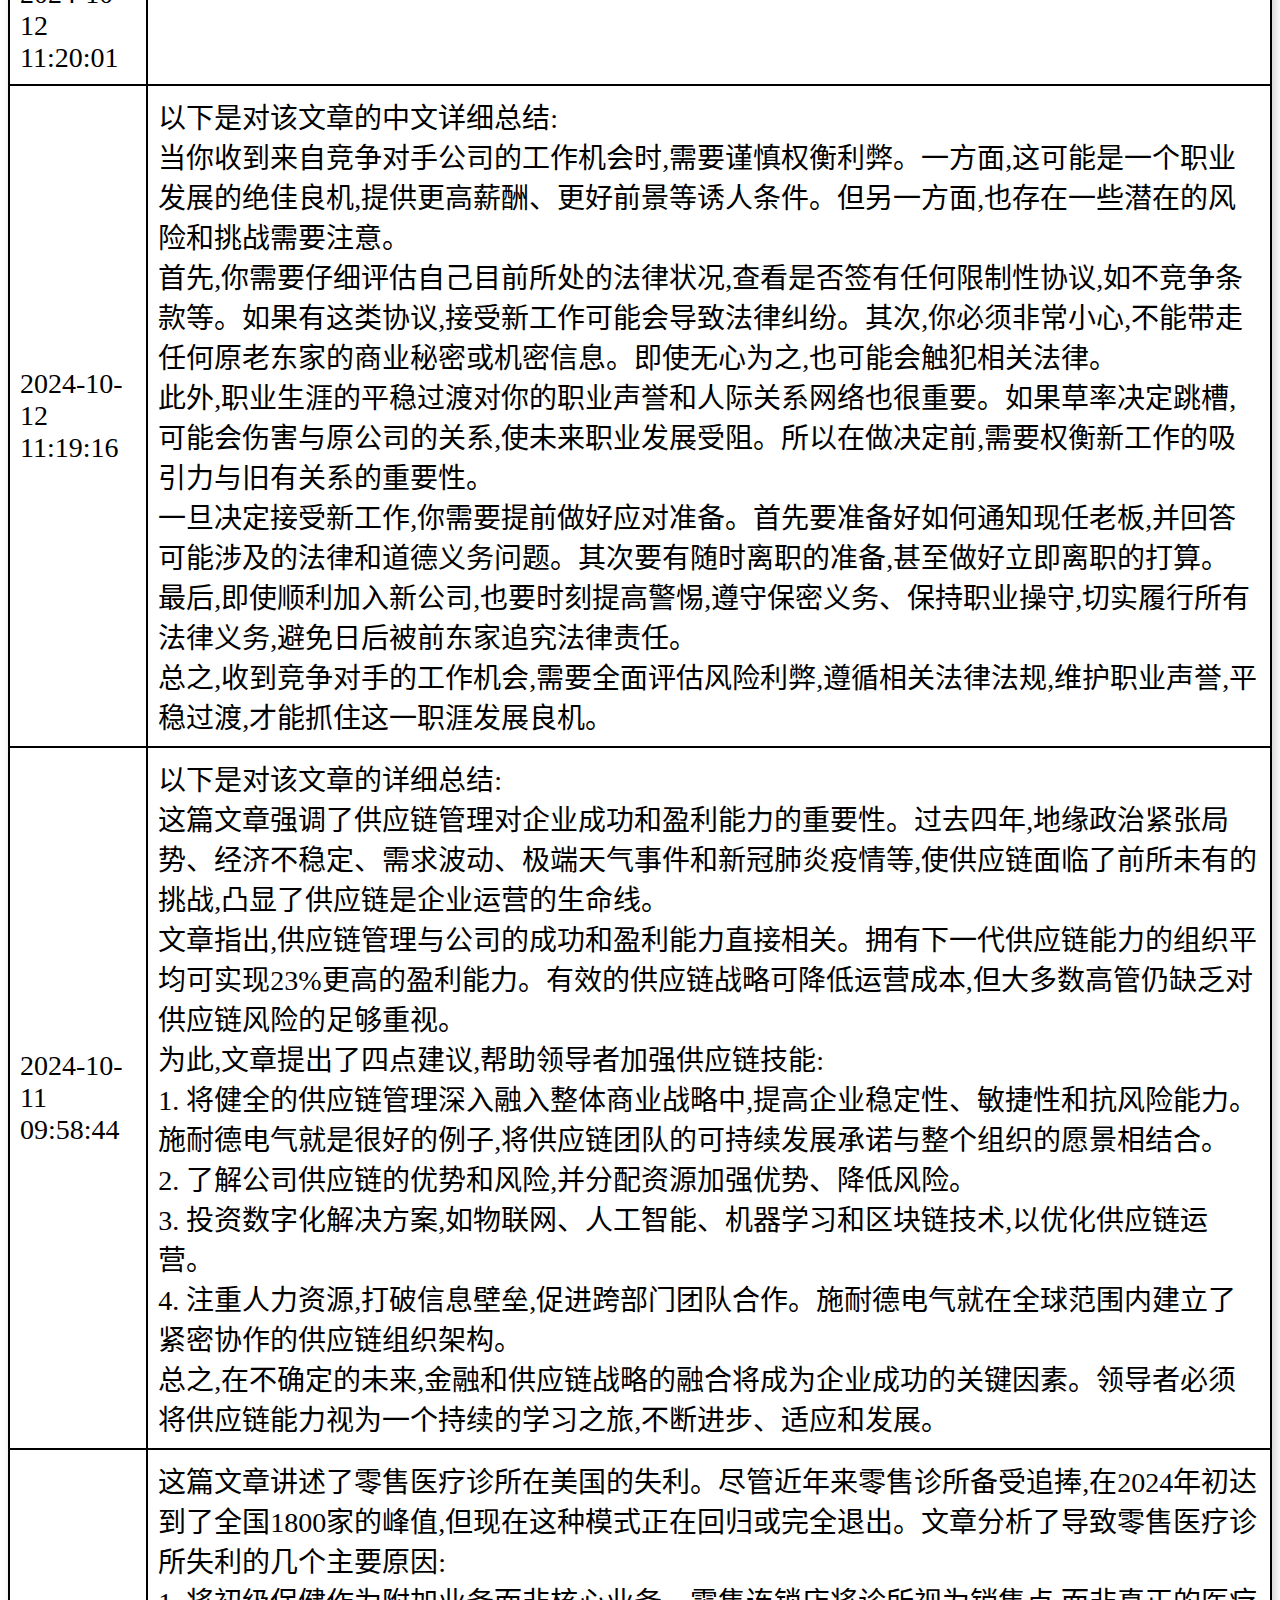
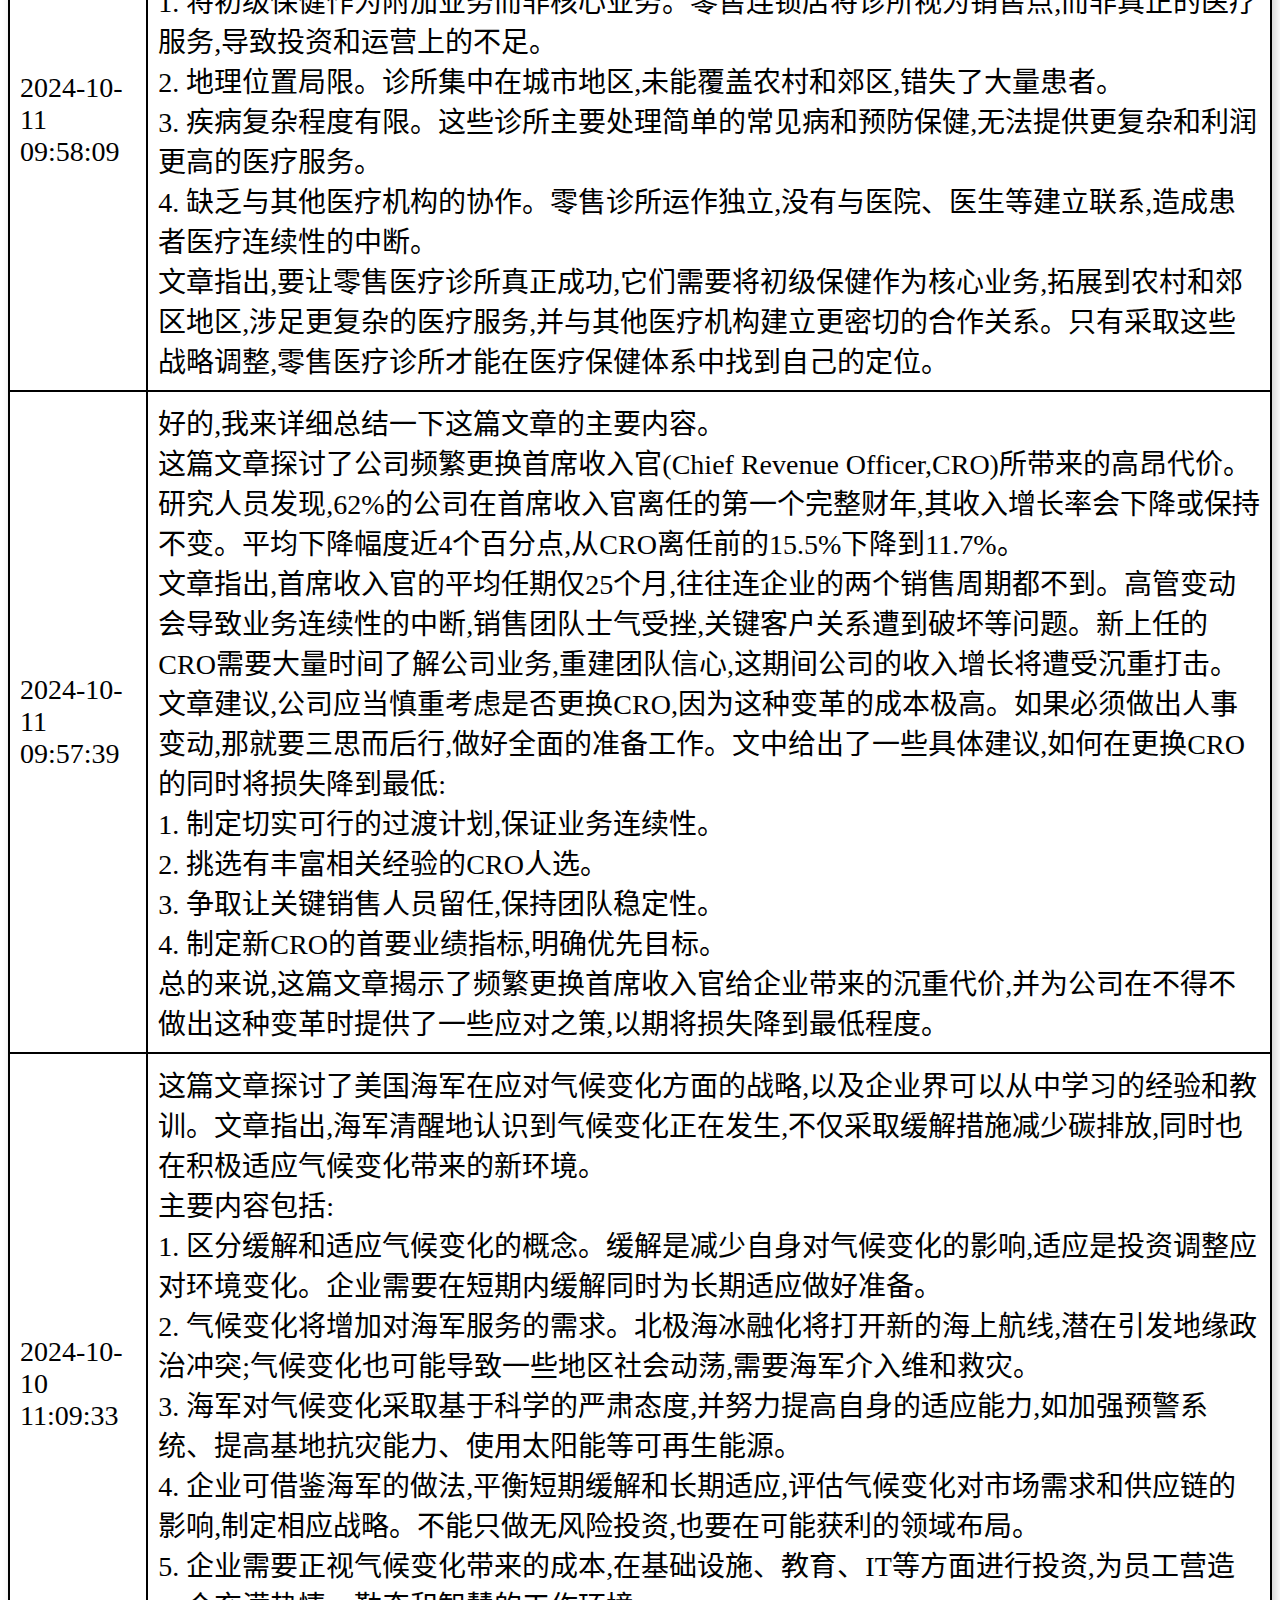
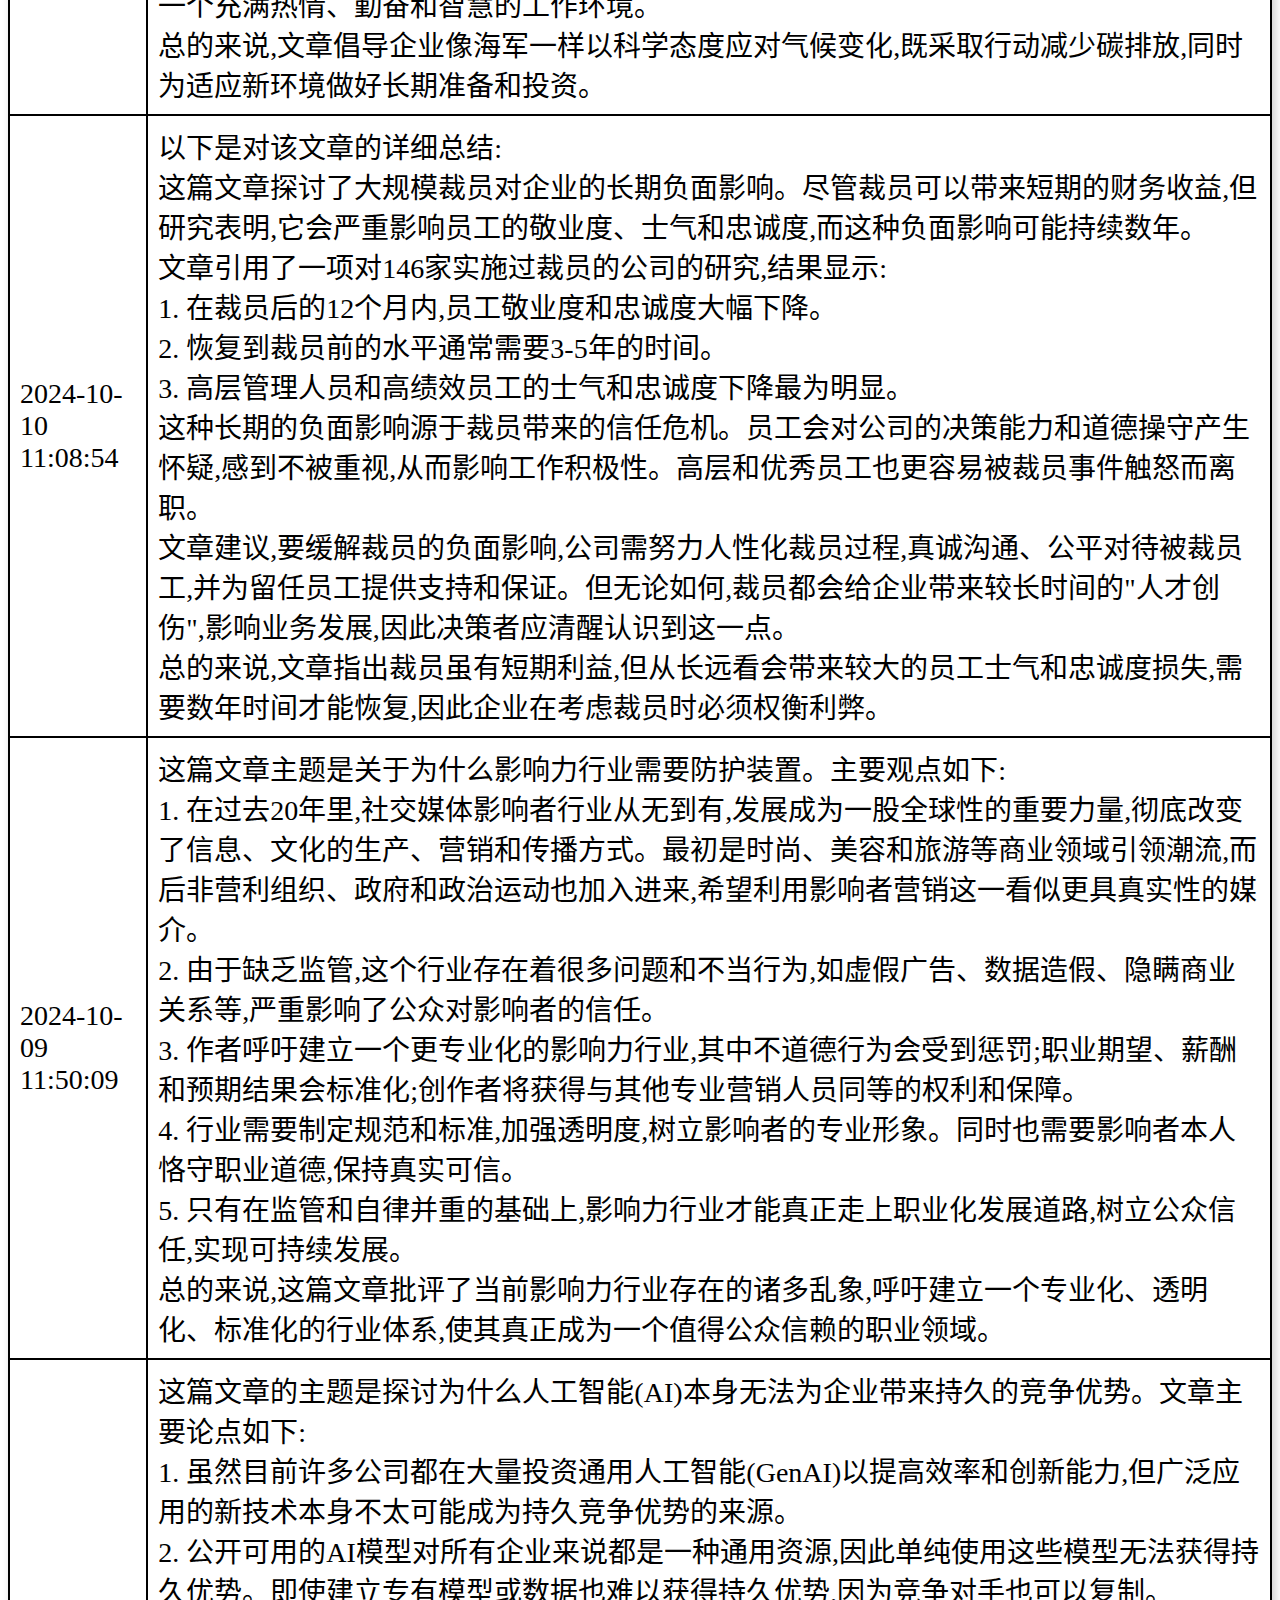
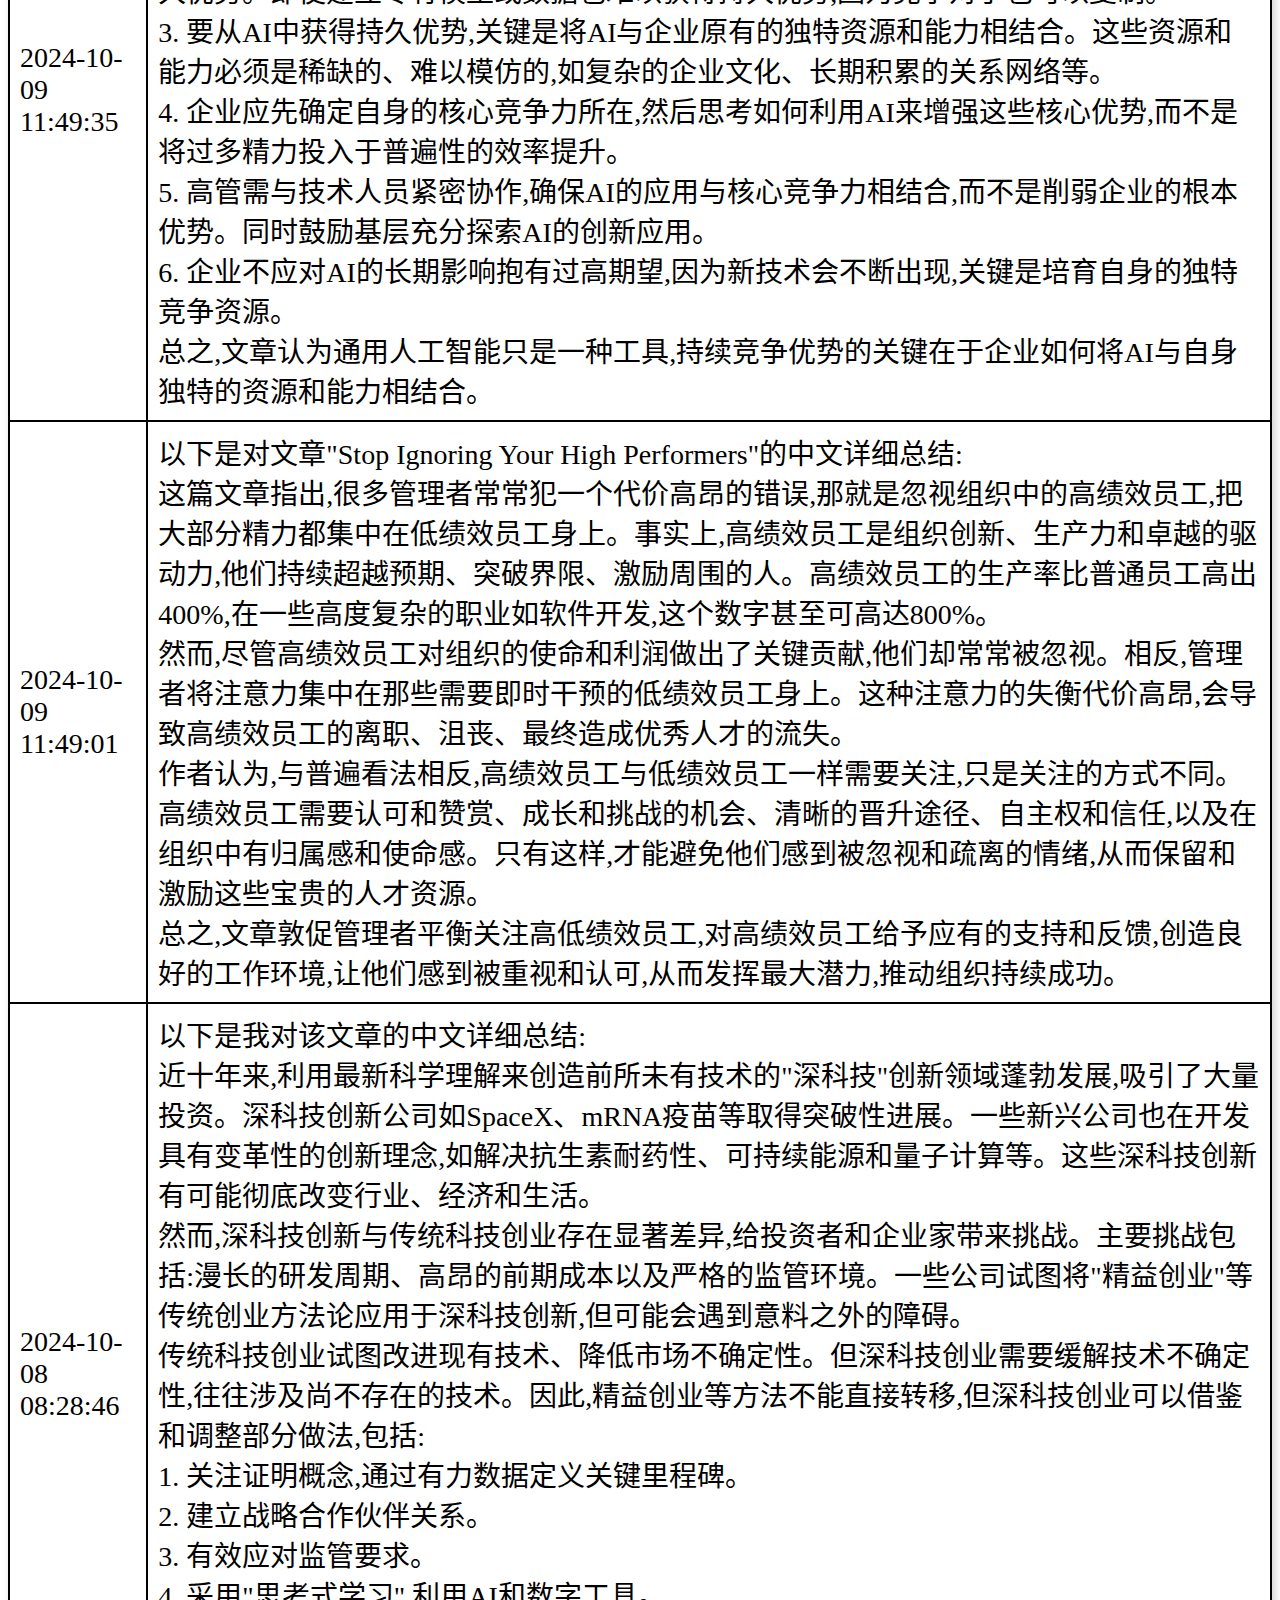
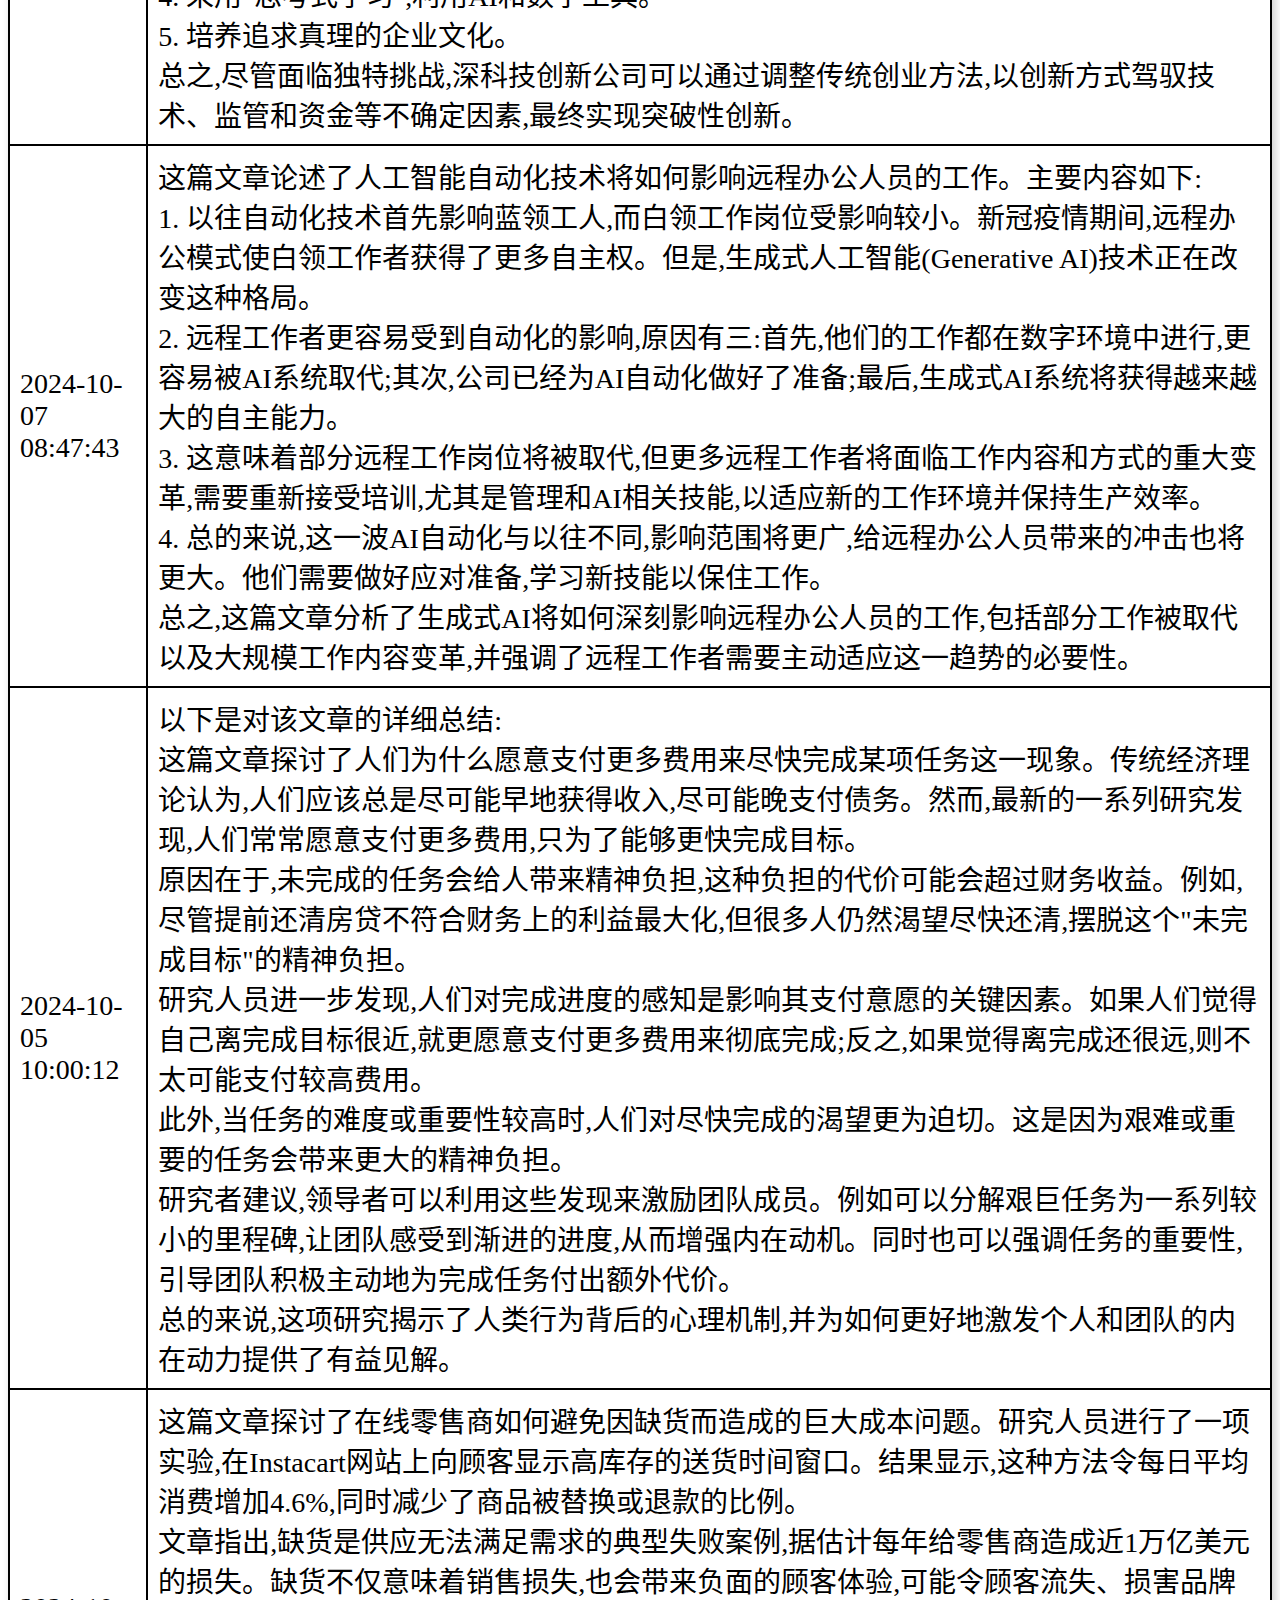
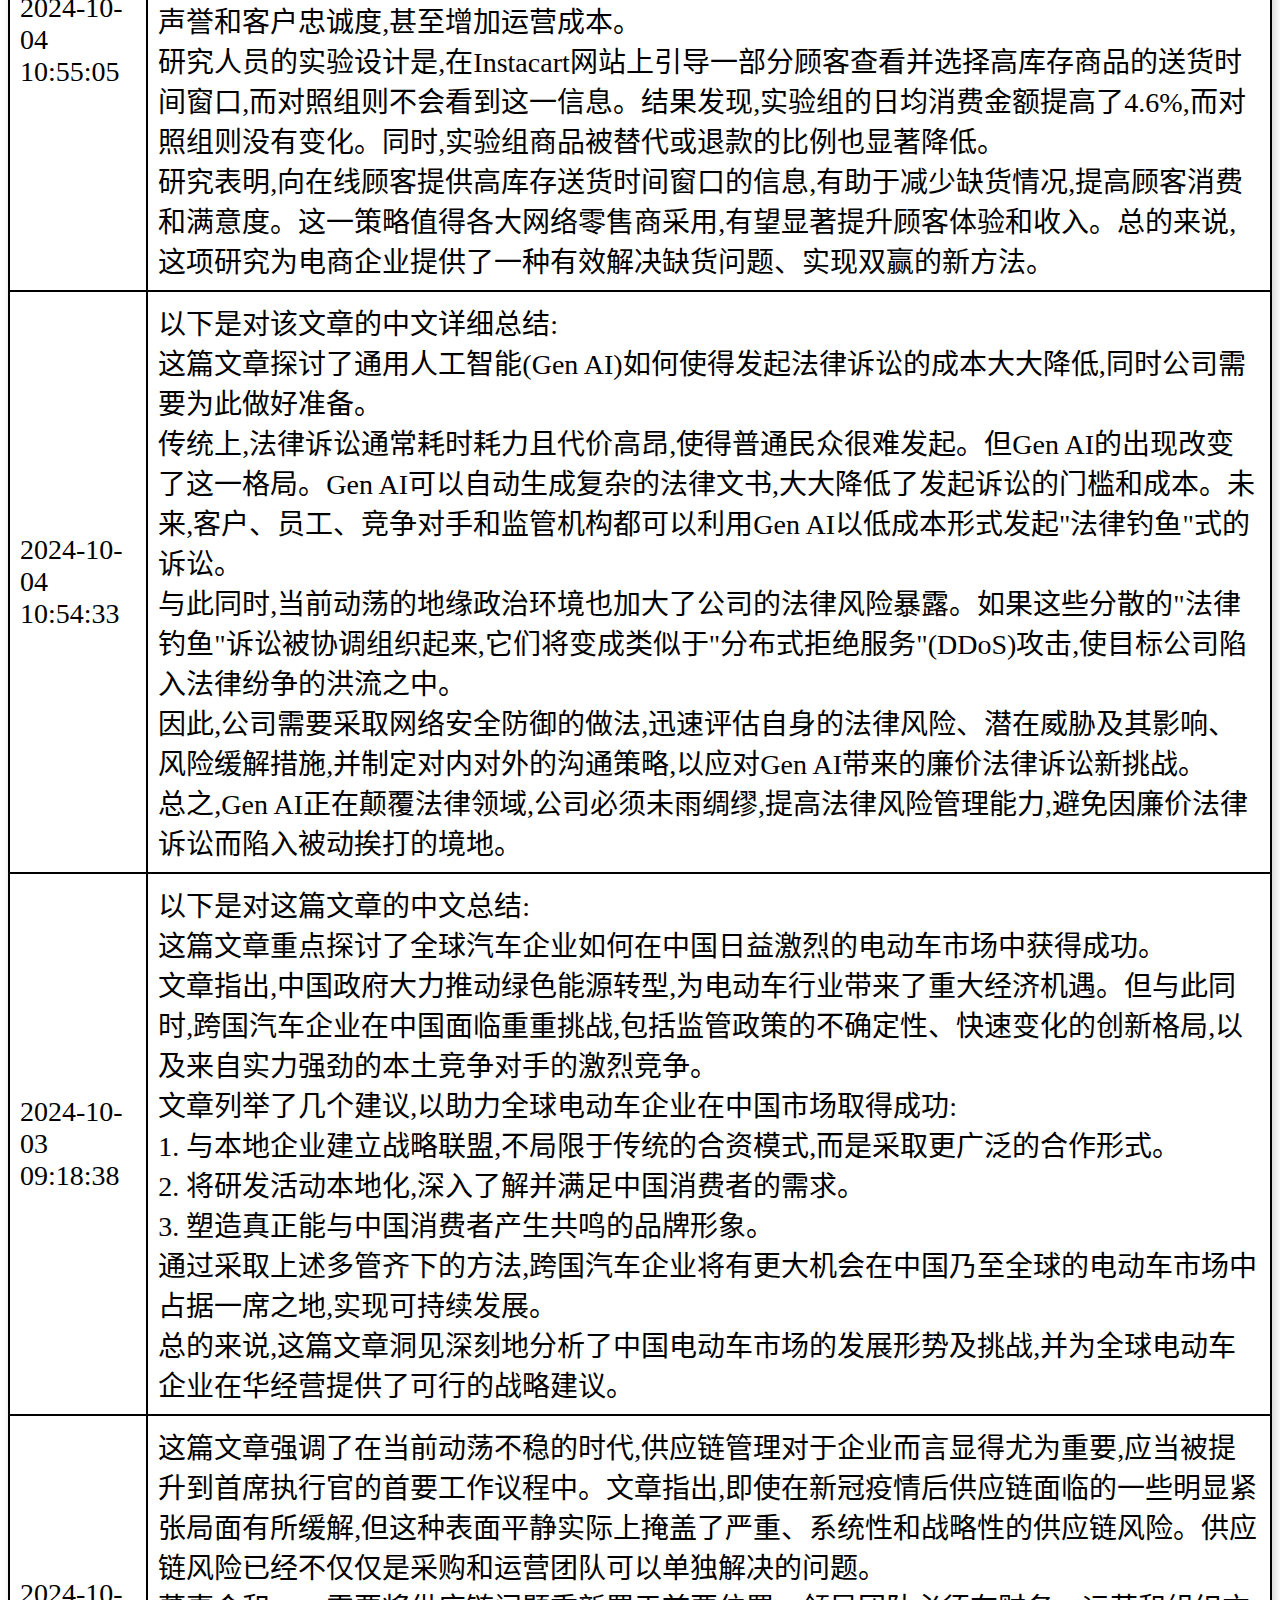
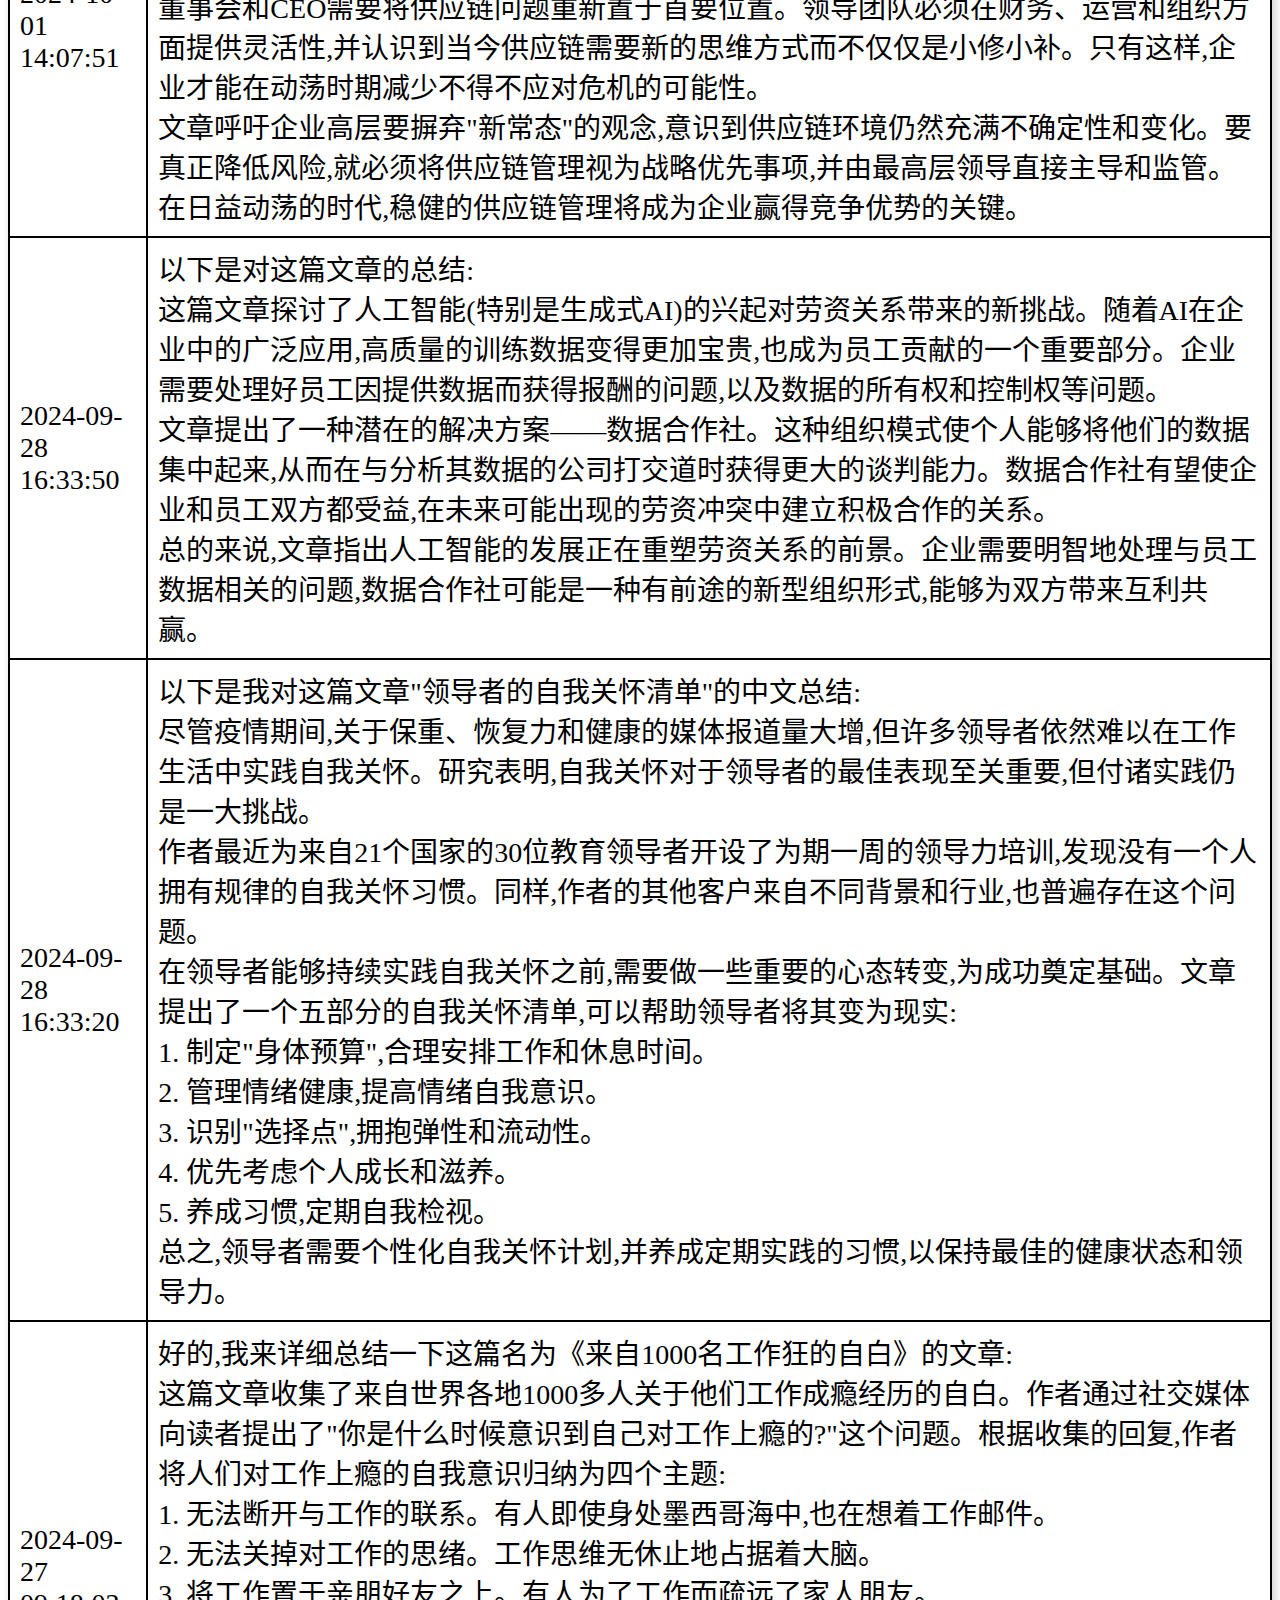
<file: news/hbr.html>
﻿
<!DOCTYPE html>

<html lang="zh-CN">
<head>
<meta charset="utf-8"/>
<title>hbr</title>
<style>
    body {
        font-size: 28px; /* 设置字体大小 */
    }
    table {
        width: 100%;
        border-collapse: collapse;
        border: 2px solid #000; /* 加粗整个表格的外边框 */
        box-shadow: 3px 3px 10px rgba(0, 0, 0, 0.2); /* 增加阴影效果 */
    }
    th, td {
        padding: 10px;
        text-align: left;
        border-bottom: 2px solid #000;
        border-right: 2px solid #000; /* 增加垂直分割线 */
    }
    th {
        background-color: #f2f2f2; /* 表头背景色 */
        font-weight: bold; /* 表头字体加粗 */
    }
    tr:hover {
        background-color: #f5f5f5; /* 鼠标悬浮时行背景色变化 */
    }
    tr:last-child td {
        border-bottom: 2px solid #000; /* 最后一行的底部边框加粗 */
    }
    td:last-child, th:last-child {
        border-right: none; /* 最后一列去除垂直分割线 */
    }
</style>
</head>
<body>
<table>
<tr>
<th>时间</th>
<th>摘要</th>
</tr>
            <tr>
                <td>2024-10-23 09:07:21</td>
                <td>以下是对这篇文章的中文详细总结:<br>
这篇文章阐述了高绩效领导团队应当发挥的三个关键相互依赖的角色,以持续影响公司的业绩、文化和适应能力。<br>
首先,领导团队必须成为组织战略愿景的设计师和传播者。他们需要共同制定清晰、令人振奋的战略愿景,并有效传达给整个组织,使战略行动与公司的目标保持一致。<br>
其次,领导团队必须担当组织文化的守护者。他们需要以身作则,通过自己的行为展现并加强所倡导的价值观和行为规范。同时要能识别和纠正那些与期望文化背道而驰的行为。<br>
第三,领导团队还应当成为组织变革的推动者。他们应当主动预见和应对外部环境的变化,调整运营模式,敢于挑战现状,推动组织向前发展。<br>
研究发现,大多数领导团队在上述三个角色中只能较好地履行一个或两个,很少有领导团队能够很好地统筹兼顾。但事实上,领导团队必须在这三个角色上同时卓有表现,互为支撑,才能真正发挥应有的影响力。通过持续的努力和磨练,愿意付诸行动的领导团队是可以掌握并有效履行这三大角色的。<br>
总之,这篇文章深入探讨了卓越领导团队的特征,为企业领导者提供了有益的启示和指导。</td>
            </tr>
        
            <tr>
                <td>2024-10-23 09:06:50</td>
                <td>好的,我来详细总结一下这篇文章的主要内容:<br>
这篇文章讨论了员工离职的真正原因以及如何留住人才。文章的作者在15年时间里研究了1000多名不同行业和职业阶段的工作岗位转换者,探讨了推动员工离职的推力和拉力模式。<br>
文章总结了员工离职的四大主要动机或&quot;寻求进步的诉求&quot;:<br>
1. 逃离诉求:我必须尽快离开这里,比如由于管理方式糟糕、职业前景堵塞等原因。<br>
2. 重新掌控诉求:我喜欢现有工作的很多方面,但需要重新掌控工作时间安排、工作生活平衡等。<br>
3. 重新契合诉求:我可以控制工作方式,但是现有工作与我的能力和价值观不太契合。<br>
4. 下一步诉求:现在是我职业生涯的重要时间节点,我需要向前迈进下一步。<br>
作者指出,大多数组织目前采取的留人策略大多&quot;供给侧&quot;导向,像加薪、晋升等,却未能切中员工真正的离职原因。他们建议采取&quot;求职面试&quot;式的方法,了解员工最初加入公司的动机,以及目前的推力和拉力。并提出了&quot;9步&quot;辅导流程,包括探明能量驱动因素、构建下一步原型、讲好职业故事等,帮助员工厘清下一步职业方向,并尽量将内部岗位调整而非离职。<br>
总的来说,文章为管理者提供了一个新的分析框架和干预路径,以更好地留住人才,使个人与组织互利共赢。</td>
            </tr>
        
            <tr>
                <td>2024-10-17 09:56:33</td>
                <td>这篇文章探讨了如何利用人工智能(AI)来提高公司的集体智力。文章认为,当正确使用AI时,它不仅能提高组织的短期生产力,还能通过支持学习、增加智力多样性以及改善组织文化,从而扩展组织考虑的机会空间,提高长期绩效,增强组织的集体智力。<br>
文章指出,公司应该关注集体智力的三个要素:集体记忆、集体注意力和集体推理。<br>
1. 集体记忆指的是组织内知识的整合和积累。AI可以帮助捕捉和组织员工的反馈、想法和经验,从而建立一个丰富的组织知识库。<br>
2. 集体注意力是指组织对于相关信息和见解的敏锐程度。AI可以通过个性化推荐和信息过滤,帮助员工关注最重要的信息。<br>
3. 集体推理是指组织推理和决策的能力。AI可以辅助分析和模拟,支持团队协作解决复杂问题。<br>
总的来说,当公司以正确的方式部署AI时,它可以增强员工技能、培养好奇心,并改善沟通与协调,从而实现组织集体智力的提升。文章呼吁放弃将AI视为自动化与增强的二分法,而是以增强集体智力为目标,充分发挥AI的潜力。</td>
            </tr>
        
            <tr>
                <td>2024-10-17 09:56:03</td>
                <td>这篇文章讨论了如何通过合理的激励机制来促使医生参与医疗成本控制,同时保持或提高医疗服务质量。文章提出了以下需要考虑的关键因素:<br>
1. 激励是广泛的还是具体的?即是否针对医生所有行为还是特定行为提供激励。<br>
2. 激励是基于个人还是团队?个人激励或团队激励更有效。<br>
3.激励的时间跨度。是长期持续的还是短期项目?<br>
4.激励的数额。过高或过低都可能引发反效果。<br>
5. 激励的形式。是纯粹的金钱激励还是结合其他非金钱形式,如荣誉、职业发展等。<br>
文章认为,医院和医疗系统应审慎设计激励机制,权衡各种因素,借助医生的专业力量来控制成本,这对于提高医疗系统的整体绩效至关重要。总的来说,给予医生适当激励有利于降低医疗费用,提高医疗服务质量。</td>
            </tr>
        
            <tr>
                <td>2024-10-16 08:39:46</td>
                <td>好的,我来为你总结一下这篇文章的主要内容:<br>
这篇文章主要探讨了制作出有影响力的广告所需要关注的几个关键因素,作者提出了ADPLAN框架来评估和开发能够引起目标受众共鸣的广告。<br>
1. 注意力(Attention):广告中需要有一些引人注目的有趣元素,比如知名明星、流行音乐或大胆的比喻,让人们会驻足去关注。<br>
2. 区隔性(Distinction):有效的广告需要与竞争对手的做法有所区隔和突出。你要了解竞争对手在做什么,并确保你的创意符合自身产品、服务、品牌形象和语气。<br>
3. 定位(Positioning):广告不仅需要娱乐,还要帮助将品牌利益定位给目标消费者,说服他们该利益确实存在。这意味着要清楚产品所提供的价值主张,为何人们应该相信该产品能兑现利益承诺。<br>
4. 关联性(Linkage):要让受众最终记住你的品牌和利益主张。如果人们难以记住,那不是因为他们分心或在玩手机,而是广告未能简单清晰地传达给消费者。<br>
5. 放大(Amplification):不同于定位产品利益,放大是指消费者对广告本身是正面还是负面的看法。这一点至关重要,你希望人们对你的广告和企业留下积极印象。<br>
6.净价值(Net Equity):随着时间推移,品牌会积累特定的意义,消费者会与之联系起某些特征。你要问自己,你的广告活动是否与你已建立的品牌价值产生共鸣和加强。<br>
总之,通过ADPLAN框架综合考虑上述六个因素,有助于制作出能引起目标受众共鸣、提升品牌知名度和美誉度的高影响力广告。</td>
            </tr>
        
            <tr>
                <td>2024-10-16 08:39:12</td>
                <td>这篇文章探讨了医疗保健领域中连锁经营模式带来的影响。虽然连锁经营在不同医疗领域的表现参差不齐,但作者通过研究试管婴儿诊所连锁机构的案例,提出了一些有趣的发现。<br>
主要观点如下:<br>
1. 在试管婴儿领域,连锁诊所的扩张提高了治疗的可及性,让更多人能够获得这种辅助生育服务。<br>
2. 连锁诊所的标准化流程和管理实践有助于提升治疗成功率,改善了患者的整体结果。<br>
3. 但这种积极影响可能只适用于那些存在规模经济效应、能够从标准化中获益的医疗领域,而不能直接等同于所有的医疗服务。<br>
4. 此前有研究表明,在诸如养老院和透析诊所等其他医疗领域,连锁经营反而会导致医疗质量下降。<br>
5. 医疗服务是高风险的,这使人们担心连锁机构过于追求利润而忽视了患者利益。<br>
总的来说,作者认为连锁模式对医疗的影响好坏参半,关键在于这种模式是否真正符合该医疗领域的特点。试管婴儿诊所由于具有可标准化的特征,从而从连锁经营中获益,但在其他情况下,连锁化可能会适得其反。因此,在推广医疗连锁服务时,需要审慎分析并遵循&quot;因地制宜&quot;的原则。</td>
            </tr>
        
            <tr>
                <td>2024-10-15 10:42:39</td>
                <td>这篇文章总结了一项关于美国营销领导者社交媒体投资的双年度调查结果。调查发现,社交媒体投资下降到七年来的最低水平。数据分析表明,缺乏战略契合度、回报率低下以及来自零售媒体的新竞争,可能是导致这一下滑的原因。<br>
文章首先回顾了2020年疫情期间,由于消费者被迫待在家中,营销人员将触角转向数字渠道,导致社交媒体支出飙升至营销预算的23%的情况。到2022年,数字营销支出已占57%。新兴的营销技术和人工智能内容生成进一步推动了数字化进程。<br>
然而,最新调查显示社交媒体投资降至七年最低点。作者分析了几个可能原因:<br>
1. 战略契合度不足。社交媒体可能无法完全符合企业的整体营销策略和目标。<br>
2. 回报率低下。营销人员对社交媒体的投资回报缺乏信心。<br>
3. 零售媒体的新兴竞争。一些零售商的自有媒体平台抢走了部分社交媒体的广告预算。<br>
最后,作者建议营销人员善用社交媒体的即时性和普及性,借助新兴的生成式人工智能技术,重新调整社交媒体战略,克服过去的策略失衡,从而继续受益于这一渠道。<br>
总的来说,这篇文章揭示了社交媒体营销支出下降的现状及可能原因,并为营销人员提出了相应的应对建议。</td>
            </tr>
        
        <tr>
            <td>2024-10-14 09:14:40</td>
            <td>总的来说,这篇文章阐述了公平分配有助于职业发展的重要工作的重要性,以及一种通过数据驱动的方法来实现这一目标。主要内容包括:<br>
1. 引言部分指出,获得助力职业晋升的重要工作任务对于员工留任至关重要,而失去员工则代价高昂。<br>
2. 研究发现,81%-85%的白人男性报告能够公平获得期望的工作任务,而有色人种女性这一比例仅为50%。同时,女性也往往承担较多非晋升性的&quot;办公室家务活&quot;。<br>
3. 作者与四家公司合作,开展了反偏见培训和公平分配策略。他们采取了数据驱动的方法,对员工获得的工作任务类型进行量化和分析。<br>
4. 通过这种方法,不仅提高了高曝光度工作的公平分配,也使&quot;办公室家务活&quot;的分配更加均衡。<br>
5. 总的来说,该方法有助于发现分配中的偏差,并加以纠正,从而促进工作场所的公平性和包容性,降低员工流失率。<br>
文章重点阐述了通过数据化、量化的方式来发现工作分配中存在的潜在偏差,并采取相应措施予以解决,以增加组织的公平性和包容性,从而吸引并留住人才。</td>
        </tr>
    
            <tr>
                <td>2024-10-12 11:20:01</td>
                <td></td>
            </tr>
        
            <tr>
                <td>2024-10-12 11:19:16</td>
                <td>以下是对该文章的中文详细总结:<br>
当你收到来自竞争对手公司的工作机会时,需要谨慎权衡利弊。一方面,这可能是一个职业发展的绝佳良机,提供更高薪酬、更好前景等诱人条件。但另一方面,也存在一些潜在的风险和挑战需要注意。<br>
首先,你需要仔细评估自己目前所处的法律状况,查看是否签有任何限制性协议,如不竞争条款等。如果有这类协议,接受新工作可能会导致法律纠纷。其次,你必须非常小心,不能带走任何原老东家的商业秘密或机密信息。即使无心为之,也可能会触犯相关法律。<br>
此外,职业生涯的平稳过渡对你的职业声誉和人际关系网络也很重要。如果草率决定跳槽,可能会伤害与原公司的关系,使未来职业发展受阻。所以在做决定前,需要权衡新工作的吸引力与旧有关系的重要性。<br>
一旦决定接受新工作,你需要提前做好应对准备。首先要准备好如何通知现任老板,并回答可能涉及的法律和道德义务问题。其次要有随时离职的准备,甚至做好立即离职的打算。<br>
最后,即使顺利加入新公司,也要时刻提高警惕,遵守保密义务、保持职业操守,切实履行所有法律义务,避免日后被前东家追究法律责任。<br>
总之,收到竞争对手的工作机会,需要全面评估风险利弊,遵循相关法律法规,维护职业声誉,平稳过渡,才能抓住这一职涯发展良机。</td>
            </tr>
        
            <tr>
                <td>2024-10-11 09:58:44</td>
                <td>以下是对该文章的详细总结:<br>
这篇文章强调了供应链管理对企业成功和盈利能力的重要性。过去四年,地缘政治紧张局势、经济不稳定、需求波动、极端天气事件和新冠肺炎疫情等,使供应链面临了前所未有的挑战,凸显了供应链是企业运营的生命线。<br>
文章指出,供应链管理与公司的成功和盈利能力直接相关。拥有下一代供应链能力的组织平均可实现23%更高的盈利能力。有效的供应链战略可降低运营成本,但大多数高管仍缺乏对供应链风险的足够重视。<br>
为此,文章提出了四点建议,帮助领导者加强供应链技能:<br>
1. 将健全的供应链管理深入融入整体商业战略中,提高企业稳定性、敏捷性和抗风险能力。施耐德电气就是很好的例子,将供应链团队的可持续发展承诺与整个组织的愿景相结合。<br>
2. 了解公司供应链的优势和风险,并分配资源加强优势、降低风险。<br>
3. 投资数字化解决方案,如物联网、人工智能、机器学习和区块链技术,以优化供应链运营。<br>
4. 注重人力资源,打破信息壁垒,促进跨部门团队合作。施耐德电气就在全球范围内建立了紧密协作的供应链组织架构。<br>
总之,在不确定的未来,金融和供应链战略的融合将成为企业成功的关键因素。领导者必须将供应链能力视为一个持续的学习之旅,不断进步、适应和发展。</td>
            </tr>
        
            <tr>
                <td>2024-10-11 09:58:09</td>
                <td>这篇文章讲述了零售医疗诊所在美国的失利。尽管近年来零售诊所备受追捧,在2024年初达到了全国1800家的峰值,但现在这种模式正在回归或完全退出。文章分析了导致零售医疗诊所失利的几个主要原因:<br>
1. 将初级保健作为附加业务而非核心业务。零售连锁店将诊所视为销售点,而非真正的医疗服务,导致投资和运营上的不足。<br>
2. 地理位置局限。诊所集中在城市地区,未能覆盖农村和郊区,错失了大量患者。<br>
3. 疾病复杂程度有限。这些诊所主要处理简单的常见病和预防保健,无法提供更复杂和利润更高的医疗服务。<br>
4. 缺乏与其他医疗机构的协作。零售诊所运作独立,没有与医院、医生等建立联系,造成患者医疗连续性的中断。<br>
文章指出,要让零售医疗诊所真正成功,它们需要将初级保健作为核心业务,拓展到农村和郊区地区,涉足更复杂的医疗服务,并与其他医疗机构建立更密切的合作关系。只有采取这些战略调整,零售医疗诊所才能在医疗保健体系中找到自己的定位。</td>
            </tr>
        
            <tr>
                <td>2024-10-11 09:57:39</td>
                <td>好的,我来详细总结一下这篇文章的主要内容。<br>
这篇文章探讨了公司频繁更换首席收入官(Chief Revenue Officer,CRO)所带来的高昂代价。研究人员发现,62%的公司在首席收入官离任的第一个完整财年,其收入增长率会下降或保持不变。平均下降幅度近4个百分点,从CRO离任前的15.5%下降到11.7%。<br>
文章指出,首席收入官的平均任期仅25个月,往往连企业的两个销售周期都不到。高管变动会导致业务连续性的中断,销售团队士气受挫,关键客户关系遭到破坏等问题。新上任的CRO需要大量时间了解公司业务,重建团队信心,这期间公司的收入增长将遭受沉重打击。<br>
文章建议,公司应当慎重考虑是否更换CRO,因为这种变革的成本极高。如果必须做出人事变动,那就要三思而后行,做好全面的准备工作。文中给出了一些具体建议,如何在更换CRO的同时将损失降到最低:<br>
1. 制定切实可行的过渡计划,保证业务连续性。<br>
2. 挑选有丰富相关经验的CRO人选。<br>
3. 争取让关键销售人员留任,保持团队稳定性。<br>
4. 制定新CRO的首要业绩指标,明确优先目标。<br>
总的来说,这篇文章揭示了频繁更换首席收入官给企业带来的沉重代价,并为公司在不得不做出这种变革时提供了一些应对之策,以期将损失降到最低程度。</td>
            </tr>
        
            <tr>
                <td>2024-10-10 11:09:33</td>
                <td>这篇文章探讨了美国海军在应对气候变化方面的战略,以及企业界可以从中学习的经验和教训。文章指出,海军清醒地认识到气候变化正在发生,不仅采取缓解措施减少碳排放,同时也在积极适应气候变化带来的新环境。<br>
主要内容包括:<br>
1. 区分缓解和适应气候变化的概念。缓解是减少自身对气候变化的影响,适应是投资调整应对环境变化。企业需要在短期内缓解同时为长期适应做好准备。<br>
2. 气候变化将增加对海军服务的需求。北极海冰融化将打开新的海上航线,潜在引发地缘政治冲突;气候变化也可能导致一些地区社会动荡,需要海军介入维和救灾。<br>
3. 海军对气候变化采取基于科学的严肃态度,并努力提高自身的适应能力,如加强预警系统、提高基地抗灾能力、使用太阳能等可再生能源。<br>
4. 企业可借鉴海军的做法,平衡短期缓解和长期适应,评估气候变化对市场需求和供应链的影响,制定相应战略。不能只做无风险投资,也要在可能获利的领域布局。<br>
5. 企业需要正视气候变化带来的成本,在基础设施、教育、IT等方面进行投资,为员工营造一个充满热情、勤奋和智慧的工作环境。<br>
总的来说,文章倡导企业像海军一样以科学态度应对气候变化,既采取行动减少碳排放,同时为适应新环境做好长期准备和投资。</td>
            </tr>
        
            <tr>
                <td>2024-10-10 11:08:54</td>
                <td>以下是对该文章的详细总结:<br>
这篇文章探讨了大规模裁员对企业的长期负面影响。尽管裁员可以带来短期的财务收益,但研究表明,它会严重影响员工的敬业度、士气和忠诚度,而这种负面影响可能持续数年。<br>
文章引用了一项对146家实施过裁员的公司的研究,结果显示:<br>
1. 在裁员后的12个月内,员工敬业度和忠诚度大幅下降。<br>
2. 恢复到裁员前的水平通常需要3-5年的时间。<br>
3. 高层管理人员和高绩效员工的士气和忠诚度下降最为明显。<br>
这种长期的负面影响源于裁员带来的信任危机。员工会对公司的决策能力和道德操守产生怀疑,感到不被重视,从而影响工作积极性。高层和优秀员工也更容易被裁员事件触怒而离职。<br>
文章建议,要缓解裁员的负面影响,公司需努力人性化裁员过程,真诚沟通、公平对待被裁员工,并为留任员工提供支持和保证。但无论如何,裁员都会给企业带来较长时间的&quot;人才创伤&quot;,影响业务发展,因此决策者应清醒认识到这一点。<br>
总的来说,文章指出裁员虽有短期利益,但从长远看会带来较大的员工士气和忠诚度损失,需要数年时间才能恢复,因此企业在考虑裁员时必须权衡利弊。</td>
            </tr>
        
            <tr>
                <td>2024-10-09 11:50:09</td>
                <td>这篇文章主题是关于为什么影响力行业需要防护装置。主要观点如下:<br>
1. 在过去20年里,社交媒体影响者行业从无到有,发展成为一股全球性的重要力量,彻底改变了信息、文化的生产、营销和传播方式。最初是时尚、美容和旅游等商业领域引领潮流,而后非营利组织、政府和政治运动也加入进来,希望利用影响者营销这一看似更具真实性的媒介。<br>
2. 由于缺乏监管,这个行业存在着很多问题和不当行为,如虚假广告、数据造假、隐瞒商业关系等,严重影响了公众对影响者的信任。<br>
3. 作者呼吁建立一个更专业化的影响力行业,其中不道德行为会受到惩罚;职业期望、薪酬和预期结果会标准化;创作者将获得与其他专业营销人员同等的权利和保障。<br>
4. 行业需要制定规范和标准,加强透明度,树立影响者的专业形象。同时也需要影响者本人恪守职业道德,保持真实可信。<br>
5. 只有在监管和自律并重的基础上,影响力行业才能真正走上职业化发展道路,树立公众信任,实现可持续发展。<br>
总的来说,这篇文章批评了当前影响力行业存在的诸多乱象,呼吁建立一个专业化、透明化、标准化的行业体系,使其真正成为一个值得公众信赖的职业领域。</td>
            </tr>
        
            <tr>
                <td>2024-10-09 11:49:35</td>
                <td>这篇文章的主题是探讨为什么人工智能(AI)本身无法为企业带来持久的竞争优势。文章主要论点如下:<br>
1. 虽然目前许多公司都在大量投资通用人工智能(GenAI)以提高效率和创新能力,但广泛应用的新技术本身不太可能成为持久竞争优势的来源。<br>
2. 公开可用的AI模型对所有企业来说都是一种通用资源,因此单纯使用这些模型无法获得持久优势。即使建立专有模型或数据也难以获得持久优势,因为竞争对手也可以复制。<br>
3. 要从AI中获得持久优势,关键是将AI与企业原有的独特资源和能力相结合。这些资源和能力必须是稀缺的、难以模仿的,如复杂的企业文化、长期积累的关系网络等。<br>
4. 企业应先确定自身的核心竞争力所在,然后思考如何利用AI来增强这些核心优势,而不是将过多精力投入于普遍性的效率提升。<br>
5. 高管需与技术人员紧密协作,确保AI的应用与核心竞争力相结合,而不是削弱企业的根本优势。同时鼓励基层充分探索AI的创新应用。<br>
6. 企业不应对AI的长期影响抱有过高期望,因为新技术会不断出现,关键是培育自身的独特竞争资源。<br>
总之,文章认为通用人工智能只是一种工具,持续竞争优势的关键在于企业如何将AI与自身独特的资源和能力相结合。</td>
            </tr>
        
            <tr>
                <td>2024-10-09 11:49:01</td>
                <td>以下是对文章&quot;Stop Ignoring Your High Performers&quot;的中文详细总结:<br>
这篇文章指出,很多管理者常常犯一个代价高昂的错误,那就是忽视组织中的高绩效员工,把大部分精力都集中在低绩效员工身上。事实上,高绩效员工是组织创新、生产力和卓越的驱动力,他们持续超越预期、突破界限、激励周围的人。高绩效员工的生产率比普通员工高出400%,在一些高度复杂的职业如软件开发,这个数字甚至可高达800%。<br>
然而,尽管高绩效员工对组织的使命和利润做出了关键贡献,他们却常常被忽视。相反,管理者将注意力集中在那些需要即时干预的低绩效员工身上。这种注意力的失衡代价高昂,会导致高绩效员工的离职、沮丧、最终造成优秀人才的流失。<br>
作者认为,与普遍看法相反,高绩效员工与低绩效员工一样需要关注,只是关注的方式不同。高绩效员工需要认可和赞赏、成长和挑战的机会、清晰的晋升途径、自主权和信任,以及在组织中有归属感和使命感。只有这样,才能避免他们感到被忽视和疏离的情绪,从而保留和激励这些宝贵的人才资源。<br>
总之,文章敦促管理者平衡关注高低绩效员工,对高绩效员工给予应有的支持和反馈,创造良好的工作环境,让他们感到被重视和认可,从而发挥最大潜力,推动组织持续成功。</td>
            </tr>
        
            <tr>
                <td>2024-10-08 08:28:46</td>
                <td>以下是我对该文章的中文详细总结:<br>
近十年来,利用最新科学理解来创造前所未有技术的&quot;深科技&quot;创新领域蓬勃发展,吸引了大量投资。深科技创新公司如SpaceX、mRNA疫苗等取得突破性进展。一些新兴公司也在开发具有变革性的创新理念,如解决抗生素耐药性、可持续能源和量子计算等。这些深科技创新有可能彻底改变行业、经济和生活。<br>
然而,深科技创新与传统科技创业存在显著差异,给投资者和企业家带来挑战。主要挑战包括:漫长的研发周期、高昂的前期成本以及严格的监管环境。一些公司试图将&quot;精益创业&quot;等传统创业方法论应用于深科技创新,但可能会遇到意料之外的障碍。<br>
传统科技创业试图改进现有技术、降低市场不确定性。但深科技创业需要缓解技术不确定性,往往涉及尚不存在的技术。因此,精益创业等方法不能直接转移,但深科技创业可以借鉴和调整部分做法,包括:<br>
1. 关注证明概念,通过有力数据定义关键里程碑。<br>
2. 建立战略合作伙伴关系。<br>
3. 有效应对监管要求。<br>
4. 采用&quot;思考式学习&quot;,利用AI和数字工具。<br>
5. 培养追求真理的企业文化。<br>
总之,尽管面临独特挑战,深科技创新公司可以通过调整传统创业方法,以创新方式驾驭技术、监管和资金等不确定因素,最终实现突破性创新。</td>
            </tr>
        
            <tr>
                <td>2024-10-07 08:47:43</td>
                <td>这篇文章论述了人工智能自动化技术将如何影响远程办公人员的工作。主要内容如下:<br>
1. 以往自动化技术首先影响蓝领工人,而白领工作岗位受影响较小。新冠疫情期间,远程办公模式使白领工作者获得了更多自主权。但是,生成式人工智能(Generative AI)技术正在改变这种格局。<br>
2. 远程工作者更容易受到自动化的影响,原因有三:首先,他们的工作都在数字环境中进行,更容易被AI系统取代;其次,公司已经为AI自动化做好了准备;最后,生成式AI系统将获得越来越大的自主能力。<br>
3. 这意味着部分远程工作岗位将被取代,但更多远程工作者将面临工作内容和方式的重大变革,需要重新接受培训,尤其是管理和AI相关技能,以适应新的工作环境并保持生产效率。<br>
4. 总的来说,这一波AI自动化与以往不同,影响范围将更广,给远程办公人员带来的冲击也将更大。他们需要做好应对准备,学习新技能以保住工作。<br>
总之,这篇文章分析了生成式AI将如何深刻影响远程办公人员的工作,包括部分工作被取代以及大规模工作内容变革,并强调了远程工作者需要主动适应这一趋势的必要性。</td>
            </tr>
        
            <tr>
                <td>2024-10-05 10:00:12</td>
                <td>以下是对该文章的详细总结:<br>
这篇文章探讨了人们为什么愿意支付更多费用来尽快完成某项任务这一现象。传统经济理论认为,人们应该总是尽可能早地获得收入,尽可能晚支付债务。然而,最新的一系列研究发现,人们常常愿意支付更多费用,只为了能够更快完成目标。<br>
原因在于,未完成的任务会给人带来精神负担,这种负担的代价可能会超过财务收益。例如,尽管提前还清房贷不符合财务上的利益最大化,但很多人仍然渴望尽快还清,摆脱这个&quot;未完成目标&quot;的精神负担。<br>
研究人员进一步发现,人们对完成进度的感知是影响其支付意愿的关键因素。如果人们觉得自己离完成目标很近,就更愿意支付更多费用来彻底完成;反之,如果觉得离完成还很远,则不太可能支付较高费用。<br>
此外,当任务的难度或重要性较高时,人们对尽快完成的渴望更为迫切。这是因为艰难或重要的任务会带来更大的精神负担。<br>
研究者建议,领导者可以利用这些发现来激励团队成员。例如可以分解艰巨任务为一系列较小的里程碑,让团队感受到渐进的进度,从而增强内在动机。同时也可以强调任务的重要性,引导团队积极主动地为完成任务付出额外代价。<br>
总的来说,这项研究揭示了人类行为背后的心理机制,并为如何更好地激发个人和团队的内在动力提供了有益见解。</td>
            </tr>
        
            <tr>
                <td>2024-10-04 10:55:05</td>
                <td>这篇文章探讨了在线零售商如何避免因缺货而造成的巨大成本问题。研究人员进行了一项实验,在Instacart网站上向顾客显示高库存的送货时间窗口。结果显示,这种方法令每日平均消费增加4.6%,同时减少了商品被替换或退款的比例。<br>
文章指出,缺货是供应无法满足需求的典型失败案例,据估计每年给零售商造成近1万亿美元的损失。缺货不仅意味着销售损失,也会带来负面的顾客体验,可能令顾客流失、损害品牌声誉和客户忠诚度,甚至增加运营成本。<br>
研究人员的实验设计是,在Instacart网站上引导一部分顾客查看并选择高库存商品的送货时间窗口,而对照组则不会看到这一信息。结果发现,实验组的日均消费金额提高了4.6%,而对照组则没有变化。同时,实验组商品被替代或退款的比例也显著降低。<br>
研究表明,向在线顾客提供高库存送货时间窗口的信息,有助于减少缺货情况,提高顾客消费和满意度。这一策略值得各大网络零售商采用,有望显著提升顾客体验和收入。总的来说,这项研究为电商企业提供了一种有效解决缺货问题、实现双赢的新方法。</td>
            </tr>
        
            <tr>
                <td>2024-10-04 10:54:33</td>
                <td>以下是对该文章的中文详细总结:<br>
这篇文章探讨了通用人工智能(Gen AI)如何使得发起法律诉讼的成本大大降低,同时公司需要为此做好准备。<br>
传统上,法律诉讼通常耗时耗力且代价高昂,使得普通民众很难发起。但Gen AI的出现改变了这一格局。Gen AI可以自动生成复杂的法律文书,大大降低了发起诉讼的门槛和成本。未来,客户、员工、竞争对手和监管机构都可以利用Gen AI以低成本形式发起&quot;法律钓鱼&quot;式的诉讼。<br>
与此同时,当前动荡的地缘政治环境也加大了公司的法律风险暴露。如果这些分散的&quot;法律钓鱼&quot;诉讼被协调组织起来,它们将变成类似于&quot;分布式拒绝服务&quot;(DDoS)攻击,使目标公司陷入法律纷争的洪流之中。<br>
因此,公司需要采取网络安全防御的做法,迅速评估自身的法律风险、潜在威胁及其影响、风险缓解措施,并制定对内对外的沟通策略,以应对Gen AI带来的廉价法律诉讼新挑战。<br>
总之,Gen AI正在颠覆法律领域,公司必须未雨绸缪,提高法律风险管理能力,避免因廉价法律诉讼而陷入被动挨打的境地。</td>
            </tr>
        
            <tr>
                <td>2024-10-03 09:18:38</td>
                <td>以下是对这篇文章的中文总结:<br>
这篇文章重点探讨了全球汽车企业如何在中国日益激烈的电动车市场中获得成功。<br>
文章指出,中国政府大力推动绿色能源转型,为电动车行业带来了重大经济机遇。但与此同时,跨国汽车企业在中国面临重重挑战,包括监管政策的不确定性、快速变化的创新格局,以及来自实力强劲的本土竞争对手的激烈竞争。<br>
文章列举了几个建议,以助力全球电动车企业在中国市场取得成功:<br>
1. 与本地企业建立战略联盟,不局限于传统的合资模式,而是采取更广泛的合作形式。<br>
2. 将研发活动本地化,深入了解并满足中国消费者的需求。<br>
3. 塑造真正能与中国消费者产生共鸣的品牌形象。<br>
通过采取上述多管齐下的方法,跨国汽车企业将有更大机会在中国乃至全球的电动车市场中占据一席之地,实现可持续发展。<br>
总的来说,这篇文章洞见深刻地分析了中国电动车市场的发展形势及挑战,并为全球电动车企业在华经营提供了可行的战略建议。</td>
            </tr>
        
            <tr>
                <td>2024-10-01 14:07:51</td>
                <td>这篇文章强调了在当前动荡不稳的时代,供应链管理对于企业而言显得尤为重要,应当被提升到首席执行官的首要工作议程中。文章指出,即使在新冠疫情后供应链面临的一些明显紧张局面有所缓解,但这种表面平静实际上掩盖了严重、系统性和战略性的供应链风险。供应链风险已经不仅仅是采购和运营团队可以单独解决的问题。<br>
董事会和CEO需要将供应链问题重新置于首要位置。领导团队必须在财务、运营和组织方面提供灵活性,并认识到当今供应链需要新的思维方式而不仅仅是小修小补。只有这样,企业才能在动荡时期减少不得不应对危机的可能性。<br>
文章呼吁企业高层要摒弃&quot;新常态&quot;的观念,意识到供应链环境仍然充满不确定性和变化。要真正降低风险,就必须将供应链管理视为战略优先事项,并由最高层领导直接主导和监管。在日益动荡的时代,稳健的供应链管理将成为企业赢得竞争优势的关键。</td>
            </tr>
        
            <tr>
                <td>2024-09-28 16:33:50</td>
                <td>以下是对这篇文章的总结:<br>
这篇文章探讨了人工智能(特别是生成式AI)的兴起对劳资关系带来的新挑战。随着AI在企业中的广泛应用,高质量的训练数据变得更加宝贵,也成为员工贡献的一个重要部分。企业需要处理好员工因提供数据而获得报酬的问题,以及数据的所有权和控制权等问题。<br>
文章提出了一种潜在的解决方案——数据合作社。这种组织模式使个人能够将他们的数据集中起来,从而在与分析其数据的公司打交道时获得更大的谈判能力。数据合作社有望使企业和员工双方都受益,在未来可能出现的劳资冲突中建立积极合作的关系。<br>
总的来说,文章指出人工智能的发展正在重塑劳资关系的前景。企业需要明智地处理与员工数据相关的问题,数据合作社可能是一种有前途的新型组织形式,能够为双方带来互利共赢。</td>
            </tr>
        
            <tr>
                <td>2024-09-28 16:33:20</td>
                <td>以下是我对这篇文章&quot;领导者的自我关怀清单&quot;的中文总结:<br>
尽管疫情期间,关于保重、恢复力和健康的媒体报道量大增,但许多领导者依然难以在工作生活中实践自我关怀。研究表明,自我关怀对于领导者的最佳表现至关重要,但付诸实践仍是一大挑战。<br>
作者最近为来自21个国家的30位教育领导者开设了为期一周的领导力培训,发现没有一个人拥有规律的自我关怀习惯。同样,作者的其他客户来自不同背景和行业,也普遍存在这个问题。<br>
在领导者能够持续实践自我关怀之前,需要做一些重要的心态转变,为成功奠定基础。文章提出了一个五部分的自我关怀清单,可以帮助领导者将其变为现实:<br>
1. 制定&quot;身体预算&quot;,合理安排工作和休息时间。<br>
2. 管理情绪健康,提高情绪自我意识。<br>
3. 识别&quot;选择点&quot;,拥抱弹性和流动性。<br>
4. 优先考虑个人成长和滋养。<br>
5. 养成习惯,定期自我检视。<br>
总之,领导者需要个性化自我关怀计划,并养成定期实践的习惯,以保持最佳的健康状态和领导力。</td>
            </tr>
        
            <tr>
                <td>2024-09-27 09:18:03</td>
                <td>好的,我来详细总结一下这篇名为《来自1000名工作狂的自白》的文章:<br>
这篇文章收集了来自世界各地1000多人关于他们工作成瘾经历的自白。作者通过社交媒体向读者提出了&quot;你是什么时候意识到自己对工作上瘾的?&quot;这个问题。根据收集的回复,作者将人们对工作上瘾的自我意识归纳为四个主题:<br>
1. 无法断开与工作的联系。有人即使身处墨西哥海中,也在想着工作邮件。<br>
2. 无法关掉对工作的思绪。工作思维无休止地占据着大脑。<br>
3. 将工作置于亲朋好友之上。有人为了工作而疏远了家人朋友。<br>
4. 因工作忽视了自我保养。为了工作,人们经常忽略了睡眠、运动和娱乐等自我保健。<br>
此外,已从工作成瘾中恢复过来的人们也分享了一些建议,如设定界限、培养其他爱好、练习正念等,以防止重蹈覆辙。<br>
总的来说,这篇文章生动地展示了当今社会普遍存在的工作成瘾问题,揭示了工作狂的常见症状,并为读者提供了一些从工作成瘾中走出的可行路径。</td>
            </tr>
        
            <tr>
                <td>2024-09-27 09:17:32</td>
                <td>这篇文章主要阐述了如何利用数学优化来解决复杂的商业决策挑战。文章从一个生活中选择穿什么衣服去参加重要会议的例子开始,说明即使是一个看似简单的决策也存在目标、变量和约束这三个因素,涉及大量可能的组合。作者指出,对于企业而言,做出大的影响深远的决策就更加复杂,比如为全球航空公司制定每日高效的机队调度,需要考虑最小化燃料成本的目标、飞机、航站楼、机组人员和航班等变量,以及机组人员工作时间、航站楼可用性和飞机载客量等约束条件,可能的组合方案是天文数字。<br>
文章介绍了数学优化这一强大的决策方法,只要能用可测量的目标、变量和约束来描述现实世界的问题,就可以使用数学优化寻找解决方案。数学优化已经在各大企业中广泛应用,帮助解决极其复杂的商业难题,如NFL制定收视率最大化的比赛日程安排、航空公司优化航班调度节省燃料费用、食品公司加快92%的产品运输进度、零售商实时调整价格提高销量等。<br>
文章鼓励读者从目标、变量和约束的角度审视决策问题,发现数学优化的应用机会。如果公司有运筹学专家,可以向他们咨询目前数学优化在公司的应用,并探索在其他领域的潜在应用。最后,作者邀请读者参加11月5日至6日在阿姆斯特丹举办的Gurobi决策智能峰会。</td>
            </tr>
        
            <tr>
                <td>2024-09-26 15:11:21</td>
                <td>这篇文章的主题是如何从错误中吸取教训,从而做出更好的决策。作者认为,尽管我们每天都要做出许多决策,但往往想尽快做出决定,认为速度就等于效率。然而,真正的效率有时需要放慢步伐,保持专注,尤其是回顾一下我们之前做出的并没有达到预期效果的决策。我们通常不愿花时间和精力重新审视过去,特别是那些让人不安的错误。但停下来仔细检视这些错误,正是帮助我们在未来做出更好决策的方式。我们可以将过去的决策视为一个可供开采见解的数据集。它们能帮助我们发现可能阻碍我们的偏见和假设,制定策略调整未来的行为方式,最终让我们对自己的决策过程有更多信心,从而获得积极的结果。<br>
文章提出了一系列六个问题,可以帮助我们将过去决策的教训应用到当前的情况中:<br>
1. 回顾一下你希望获得的结果是什么?<br>
2. 哪些方面实现了预期目标,哪些没有?<br>
3. 对于没有实现的部分,发生了什么事情?<br>
4. 你当时是如何做出决策的?决策过程中有什么假设或偏见?<br>
5. 现在你有了哪些新的见解?<br>
6. 根据这些新见解,你将如何调整决策过程?<br>
通过彻底审视过去的决策,我们能更好地认识到自己的盲点,从错误中学习,从而在未来做出更明智的选择。</td>
            </tr>
        
            <tr>
                <td>2024-09-26 15:10:48</td>
                <td>以下是对该文章的详细总结:<br>
这篇文章讨论了在线奢侈时尚零售商目前面临的几个关键挑战,以及他们如何借鉴花卉批发市场的拍卖模式来解决这些问题。<br>
主要挑战包括:<br>
1. 如何在移动临时库存的同时,不破坏品牌的高端形象和感知价值?<br>
2. 在线环境缺乏实物展示,奢侈品牌如何有效传达产品质量并与其他品牌区隔开来?<br>
一些知名在线奢侈时尚零售商如Farfetch、Matchesfashion和Yoox Net-a-Porter因这些挑战导致巨额亏损、裁员和拖欠供应商款项。二手奢侈品市场虽然兴起,但也无人获利。<br>
文章建议借鉴荷兰阿姆斯特丹的FloraHolland鲜花批发市场使用的&quot;荷兰下降拍卖&quot;模式。这种模式通过开盘价逐步降低的竞价拍卖,可以快速高效地按市场价值出清存货。同时保留了拍卖品的&quot;珍稀&quot;形象,避免产生永久性的价格下跌预期。<br>
这一模式有助于奢侈品牌通过在线渠道灵活调节定价,尽快销售临时存货,同时避免对品牌形象的长期伤害。相比目前普遍采用的统一低价销售方式,这一做法有望为奢侈时尚电商平台带来新的机遇。</td>
            </tr>
        
            <tr>
                <td>2024-09-25 10:41:28</td>
                <td>根据这篇文章的内容,以下是我对其的全面总结:<br>
这篇文章强调,最终成交一笔销售业务,其实是销售过程中更早阶段行为和决策的结果。成功销售源于合理分配时间、金钱和精力等资源,比如顾客开发、线索资格评估和绩效管理等环节。<br>
文章以一家名为Framework IT的公司为例,阐述了它如何通过优化销售流程获得成功。该公司通过三个关键步骤来改善销售过程:<br>
1. 更好地评估潜在客户的资格,只将有真正购买需求的线索纳入销售渠道。<br>
2. 了解涉及采购决策的关键利益相关者,针对不同利益相关方制定不同的沟通策略。<br>
3. 清楚传达公司的核心竞争优势,让潜在客户理解选择该公司的价值主张。<br>
通过这些举措,Framework IT公司的交易规模和客户满意度都有显著提升。文章指出,主动筛选合适的客户和合格的销售线索,对于实现有利可图的增长和保持竞争优势至关重要。<br>
总的来说,这篇文章强调优化销售流程的重要性,尤其是销售前期的客户发现、线索评估和差异化定位等环节,这对最终销售业绩的提升起到关键作用。</td>
            </tr>
        
            <tr>
                <td>2024-09-24 14:19:59</td>
                <td>这篇文章主要阐述了如何利用结合通用人工智能(Gen AI)工具和数字孪生体技术来建模组织流程和供应链,从而帮助企业做出更好的战略决策。以下是文章的主要内容:<br>
1. 传统上,数字孪生体技术主要应用于物理对象,如建筑工地或整个城市(新加坡的例子)。但现在,通过将Gen AI工具与数字孪生体技术相结合,企业可以模拟组织流程和供应链。<br>
2. 这项技术的成本已经降低,不再是大公司的专利,中小企业也可以获得。即使没有大量资源或专门的分析人员,公司也可以利用Gen AI和数字孪生体分析现有客户数据,生成各种客户群体的详细虚拟模型。<br>
3. 文章列举了两个案例,说明了将Gen AI与数字孪生体技术相结合可以产生非常好的效果。<br>
4. 整体来说,结合Gen AI和数字孪生体技术可以让企业以精确和经济的方式预测复杂变革情景的影响,从而帮助制定更好的战略决策,避免战略失误给企业带来损失。<br>
总之,本文强调了Gen AI与数字孪生体技术的结合在战略规划方面的巨大潜力,即使对于资源有限的中小企业而言,也是一种可行且高效的选择。</td>
            </tr>
        
            <tr>
                <td>2024-09-24 14:19:26</td>
                <td>这篇文章讨论了外国投资如何推动美国制造业的发展。文章指出,2022年,美国通过《芯片与科学法案》和《抗通胀法案》,投入数千亿美元资金振兴美国制造业。到2024年,美国制造业建筑投资是2019年的三倍多。<br>
文章认为,外国投资为美国制造商带来了两大机遇:<br>
1. 虽然制造商可能只想解决眼前的劳动力需求,但投资建立区域劳动力发展管道可以培养更强大的供应商,并为未来公司扩张时储备更多人才。<br>
2. 外国投资的一个潜在好处是带来新理念。但新理念只有在制造商乐于接受并主动与其他公司分享知识时,才能带来实际影响。<br>
总的来说,这篇文章强调,为了充分利用外国投资所带来的机遇,美国制造商需要采取更长远的视角,不仅解决当前需求,还要着眼于培养未来人才,并保持开放态度,乐于吸收新理念。</td>
            </tr>
        
            <tr>
                <td>2024-09-21 12:43:09</td>
                <td>以下是对这篇文章的详细总结:<br>
该文章探讨了新一代管理者如何使用生成式人工智能(Gen AI)工具。一项针对200名MBA学生的研究发现,其中有40%的人每天都在使用这些工具。而目前整体而言,只有15%的管理者经常使用Gen AI。<br>
文章指出,这些将要步入职场的商学院毕业生掌握了Gen AI技能,但现有的工作场所和组织还没有为他们的到来做好准备。因此,企业需要采取行动,吸引和留住这批AI技能出众的新生力量。<br>
文章建议企业应该:<br>
1. 成为吸引AI技能人才的磁石,在招聘和面试环节就体现对Gen AI技能的重视。<br>
2. 优化新员工入职流程,为Gen AI技能人员提供良好的工作条件和发挥空间。<br>
3. 培养现有管理层使用Gen AI工具的能力,消除人机合作的障碍。<br>
4. 整合Gen AI到工作流程中,让AI工具助力提高效率和决策质量。<br>
5. 创造留住AI人才的环境,给予他们施展才能的自主性和发展空间。<br>
总之,新一代管理者将掌握Gen AI技能,企业需要及时调整,充分利用他们的AI能力,在人机合作的新时代占据优势。</td>
            </tr>
        
            <tr>
                <td>2024-09-18 09:16:13</td>
                <td>这篇文章主要讨论了根据人工智能研究发现,在谈判中提出更多开放式问题是最有效的策略。作者们对60,000多次谈判互动进行了分析,发现提出开放式问题能有效获取有价值的信息,并引出积极回应,从而在不损害对方利益的情况下提高自身收益高达20%。<br>
文章指出,在大多数谈判对话中,开放式问题所占比例不到10%,这对希望进行有效谈判的人来说是个问题。开放式问题能让对方更多地分享信息,增进相互了解,找到双赢的解决方案。相比之下,陈述性句子和是非题容易产生对抗,导致谈判陷入僵局。<br>
研究发现,谈判者提问能力越强,获得的结果就越好。精心设计的开放式问题有助于挖掘双方的利益和底线,找到最大共同利益的交集。而且,准备开放式问题的成本很低,只需三分钟就能做好谈判前的准备,实施时也只需几秒钟。<br>
总的来说,这项研究揭示了提出开放式问题在谈判中的重要价值,能建立互利共赢的气氛,有助于获得良好的谈判结果。这无疑是一个简单而有效的谈判策略,值得每个谈判者采纳和实践。</td>
            </tr>
        
            <tr>
                <td>2024-09-13 09:08:48</td>
                <td>这篇文章探讨了美国当前严重的住房危机问题,以及单靠市场力量无法解决这一危机的原因。文章指出,租金增长持续高于通胀水平,房贷利率处于数十年高位,数以千万计的家庭将超过30%的收入用于住房支出。高昂的住房成本给地区和全国经济带来了沉重负担。<br>
文章认为,要解决这一问题,仅依赖市场是不够的,需要采取以下几方面的干预措施:<br>
1. 制约房东提高租金的能力。住房市场存在严重的垄断力量,房东可以任意制定高昂的租金。<br>
2. 摒弃简单地认为放松政府管制就能降低租金的想法,而是需要重新思考公共住房市场的治理模式。<br>
3. 加强政府在住房领域的作用,包括租金管制、加强规划以及直接提供公共住房等。<br>
总的来说,文章呼吁采取更有力的政府干预政策,通过制约垄断力量、重塑公共治理以及更多直接参与等多管齐下的方式来缓解当前美国严重的住房危机。文章认为,单纯依赖市场力量是无法有效解决这一问题的。</td>
            </tr>
        
            <tr>
                <td>2024-09-11 14:41:36</td>
                <td>这篇文章主要阐述了在生成式人工智能(Generative AI)时代,员工和管理者需要培养三种融合技能(fusion skills),以便更有效地与大型语言模型(LLM)合作。<br>
1. 智能询问(Intelligent Interrogation)<br>
通过研究驱动的提示技术,以获得更好的结果。例如,链式思维提示(chain of thought prompts),将推理过程分解为几个步骤,逐步与LLM交互,对复杂的工作任务和开放式探索都很有益处。<br>
2. 判断整合(Judgment Integration)<br>
确保人与机器合作时有人为判断参与,特别是涉及法律、产品设计、科研等领域时,需要专家判断AI输出的新颖性、有用性和可信度。同时要采取一些基本技术,如事实检索增强生成(RAG),避免使用专有数据或私人信息等。<br>
3. 互惠学徒制(Reciprocal Apprenticing)<br>
通过与LLM的互动,不断改进模型的能力,同时也提高自身技能,形成良性循环。比如利用LLM进行销售模拟培训,帮助销售人员提高业绩,同时也让模型更好地理解销售流程。<br>
文章认为,掌握这三种技能对个人和组织来说都很重要。个人需要持续学习,跟上技术发展步伐;而领导者需要拥抱AI转型,传递明确愿景,重塑职业发展通道,让员工能够向更高级的知识型工作迈进。组织还需重新设计流程,找到LLM和人为判断相结合的最佳平衡点,真正实现人机协作,推动创新。</td>
            </tr>
        
            <tr>
                <td>2024-09-11 14:40:55</td>
                <td>以下是对该文章的详细总结:<br>
这篇文章分享了在面试时展现真实自我的重要性,以及建立与面试官真挚连接的4种方式。<br>
1. 展现真实自我是关键。在面试中保持真诚,表现出独特的个性和沟通风格,而不是刻意掩盖自己的本性。真实自然的展现你自己,有利于面试官更好地评估你是否适合这个职位。<br>
2. 放松心态,不要过于紧张。面试时难免会有压力,但保持放松状态有助于自然流露你的真实一面。可以事先做一些深呼吸放松练习。<br>
3.专注于当下交流,而不是记忆所有的应答要点。过于在意记住每一个应该说的内容会影响自然交流,相反把注意力集中在倾听面试官的问题并真诚回答上。<br>
4. 与面试官建立人与人之间的联系。面试不仅是展示技能,更是看你与面试官之间的人际互动和化学反应。通过真挚沟通和友善互动,让面试官感受到你是个易于合作的人。<br>
总的来说,这篇文章强调在面试时保持真实自然、与面试官建立人际连接的重要性。即使没能获得这份工作,坦诚相见也不会让人有负罪感或后悔。相反,如果成功获得工作,你会对自己在面试时保持真实感到高兴和自信。</td>
            </tr>
        
            <tr>
                <td>2024-09-10 09:24:04</td>
                <td>文章主要阐述了为什么风险投资公司应当采用净推广值(Net Promoter Score, NPS)来衡量创始人对他们的满意度,并从中获得反馈以提升服务质量。主要内容如下:<br>
1. 虽然传统上风投公司将有限合伙人视为客户,但近年来越来越多风投开始将被投资的创始人视为真正的&quot;客户&quot;。创始人推动创新解决方案,但需要投资者的资金和支持来扩大规模。<br>
2. 企业多年来一直使用NPS来衡量客户对公司产品和服务的满意度。NPS通过一个简单的问题&quot;您是否愿意向朋友推荐我们的公司?&quot;来评估客户的忠诚度。得分越高,表明客户越满意。<br>
3. 风投公司可以效仿传统企业,采用NPS方法征求创始人的反馈,步骤包括:1)主动征求反馈;2)分析回复;3)确定需改进领域并实施改进措施;4)与创始人沟通改进情况。<br>
4. 通过NPS,风投可以建立更密切的创始人关系,确保资金外的支持符合创始人需求,从而降低双方的磨合成本,提高合作效率,最终获得更好的投资回报。<br>
5. NPS有助于建立良性循环:满意的创始人更愿意向其他企业家推荐该风投,从而吸引更多潜在的优质项目机会。<br>
总之,文章呼吁风投公司采用NPS,将创始人当做真正的客户来服务,通过有效沟通和改进获取反馈,建立良好的合作关系,实现双赢。</td>
            </tr>
        
            <tr>
                <td>2024-09-10 09:23:32</td>
                <td>这篇文章阐述了在求职过程中,很多人在与他人建立联系、寻求建议后,未能有效跟进,从而失去了宝贵的职业发展机会。文章指出,缺乏跟进主要有以下几个原因:<br>
1. 求职者往往过于专注于建立新的联系,而忽视了维系已有联系的重要性。<br>
2. 一些求职者认为,只要自己表现出热情和感激之情就足够了,无需采取进一步的行动。<br>
3. 部分人由于缺乏自信或觉得不好意思继续打扰,而没有跟进。<br>
4. 有些人并非有意忽视,只是单纯地健忘或者拖延了。<br>
为了有效跟进,文章为求职者提出了一个简单的三步计划:<br>
1. 立即在会面或通话结束后发送感谢短信或电子邮件。<br>
2. 一两周后再次跟进,进一步表示感激,并分享任何相关的进展。<br>
3. 在获得新工作后,再次感谢那些曾提供帮助的人,并邀请他们加入自己的职业网络。<br>
通过认真跟进,求职者能够树立良好的职业形象,加深与导师或推荐人的关系,从而获得更多职业发展的支持和机会。总之,跟进是求职网络的关键一环,求职者务必重视并付诸行动。</td>
            </tr>
        
            <tr>
                <td>2024-09-06 09:00:13</td>
                <td>以下是对这篇文章的详细总结:<br>
当一个你不喜欢的同事成为你的新老板时,这种情况会引发焦虑、沮丧、担心后果以及想要离职的想法。不过,作者提出了五个策略,可以帮助你转变这一挑战,实现职业发展:<br>
1. 区分感受和事实。首先客观看待情况,不要让个人感受主导判断。<br>
2. 从被动到主动探究。主动尝试去了解新老板,不要根据过去印象评判。<br>
3. 承认并弥合性格差异。意识到你们的性格差异,并努力互相理解和适应。<br>
4. 利用共同价值观和期望。找到你们在工作目标和价值观上的共同点,在此基础上建立良好合作。<br>
5. 如果必要,直接解决矛盾。如果无法改善关系,可以直接沟通并解决分歧。<br>
总的来说,当一个你不喜欢的人成为上司时,保持开放心态、找到共同点、互相适应是关键。如果无法改善关系,就需要通过沟通解决矛盾。这种困难情况也可以成为你提升职业发展的机会。</td>
            </tr>
        
            <tr>
                <td>2024-09-05 16:18:53</td>
                <td>以下是该文章的中文总结:<br>
这篇文章讨论了职场上新进职员在某些领域比老板了解得更多时该如何正确沟通自己的专业知识,同时又不会损害老板的权威。作者认为,关键在于保持谦逊和协作的心态。<br>
首先,要以好奇和开放的态度提出问题,努力了解老板的观点和想法。不要直接指出老板的观点有误,而是通过提问的方式引导对方思考,共同探讨问题。<br>
其次,在分享自己的见解时,要将其框架为可以让团队受益的资源,而不是炫耀自己的知识水平。用&quot;我们如何利用...&quot;这样的语气,而不是&quot;你应该怎么做...&quot;的命令口吻。<br>
第三,要主动寻求反馈并虚心接受批评,持续学习和改进。保持开放包容的心态,欣赏不同的观点和见解。<br>
第四,在非正式的场合和老板建立信任关系,让他们了解你是出于好意提出建议,而不是挑战权威。<br>
总之,在工作中即使偶尔发现自己确实比老板掌握的信息和技能更多,也要保持专业和尊重的态度。以谦逊、协作和真诚的姿态分享自己的专业知识,为团队的成功作出应有贡献。</td>
            </tr>
        
            <tr>
                <td>2024-09-05 16:18:25</td>
                <td>这篇文章是哈佛商业评论网站上关于创业步骤的一个播客节目的文字记录。节目的嘉宾是麻省理工学院斯隆管理学院的创业教授Bill Aulet,他也是《严谨的创业:成功创业的24个步骤》一书的作者。<br>
文章首先指出,当前社会越来越接纳和认可创业,创业已经成为一条受人尊重的职业道路。与此同时,由于科技的进步,创业的门槛也在不断降低,产品变得更容易制造,营销和销售渠道成为创业的关键。<br>
接下来,Aulet教授阐述了一些他在创业教学过程中的重要观点:<br>
1. 创业不仅限于初创公司,在大型机构内部也可以开展创业活动。<br>
2. 真正的创业应该是一种有益于社会、符合可持续发展目标的事业,而非单纯为了赚钱。他的学生创办的公司89%都与联合国可持续发展目标保持一致。<br>
3. 不过,现有的资本主义激励机制可能会导致一些公司追求利润而忽视伦理操守,因此需要政府适度监管。<br>
4. 成功的创业需要依靠人才,如果一家公司缺乏道德操守,将难以吸引优秀人才。<br>
5. 创业是一个不断迭代的过程,需要持续了解客户需求、产品价值、盈利模式等,并利用新技术(如人工智能)提高效率。<br>
最后,Aulet教授介绍了他们基于创业24步骤理论框架开发的AI辅助工具,能够指导创业者逐步完成创业计划的制定。<br>
总的来说,这篇文章阐释了当今创业的新形势,强调了创业的社会价值和道德操守,并分享了成功创业的理论和实践经验。</td>
            </tr>
        
            <tr>
                <td>2024-09-03 16:32:48</td>
                <td>这篇文章讨论了如何在面试中解释工作跳槽的情况。主要内容如下:<br>
1. 随着跳槽现象变得越来越普遍,为什么一些招聘经理和媒体仍然认为年轻一代的员工不忠于组织?作者认为,除了忠诚度之外,还应考虑工作与生活平衡、心理健康、灵活性和具有竞争力的薪酬等因素。<br>
2. 如果你是那些经历过多次跳槽的人之一,在解释你简历中的这些经历时,有几种应对方式。当潜在雇主询问你跳槽的原因时,可以把它看作是一个机会,让面试官更好地理解你的动机,同时强调你长期寻求什么。<br>
3. 作者建议,在回答这个问题时,你可以诚实地分享你的职业价值观,比如追求什么样的工作文化、成长机会或工作生活平衡等。重点是让面试官了解,你并非出于任性而跳槽,而是基于明智的职业决策。<br>
4. 此外,你还可以举例说明,在之前的工作中你是如何发挥出色表现的,强调你的能力和经验将为新公司带来价值。<br>
5. 总的来说,这篇文章为跳槽者提供了一些有用的技巧,帮助他们在面试中以积极的方式解释自己的职业历程,避免被贴上&quot;不忠诚&quot;的标签。</td>
            </tr>
        
            <tr>
                <td>2024-09-01 09:07:56</td>
                <td>这篇文章主要讨论了有效广告的关键要素,并提出了ADPLAN框架来评估和开发能够吸引目标受众的广告。文章阐述了以下六个方面:<br>
1. 注意力(Attention):广告中是否有吸引人注意的有趣元素,比如名人、病毒式歌曲或大胆的比喻等。<br>
2. 独特性(Distinction):与竞争对手相比,广告是否与品牌个性及形象保持一致,但同时又足够与众不同。<br>
3. 定位(Positioning):广告是否清晰传达了产品或服务的价值主张,让消费者相信会获得这些好处。<br>
4. 联系(Linkage):消费者是否最终能记住品牌及其好处。如果难以记住,可能是广告传递给消费者的信息过于简单。<br>
5. 放大(Amplification):消费者对广告的整体印象是正面还是负面,与企业是否产生积极联系。<br>
6. 净资产(Net Equity):广告活动是否与品牌已建立的意义及消费者印象相呼应。<br>
总的来说,文章为营销人员提供了一个全面的框架,帮助他们评估和创建出有影响力的广告,真正吸引并留住目标受众。</td>
            </tr>
        
            <tr>
                <td>2024-08-31 11:53:41</td>
                <td>这篇文章介绍了2024年迄今为止在哈佛商业评论杂志上阅读量最高的五篇文章。总结如下:<br>
1. 探讨了星巴克是如何偏离了它最初的理念和价值观,以及它如何能够重新定位并找回失去的方向。这是一个案例研究。<br>
2. 介绍了如何根据不同的工作场景和情况调整领导风格。它提供了切实可行的建议,帮助领导者更好地管理团队。<br>
3. 阐述了如何评估在工作中提出的问题的质量,并给出了提高问题质量的可操作性建议。<br>
4. 分析了团队合作过程中常见的障碍,并提出了解决这些挑战的策略和最佳实践。<br>
5. 概述了建立有效客户体验战略的重要性和方法,帮助企业提高客户满意度和忠诚度。<br>
文章强调,通过反思和学习,我们可以发现自身的盲点,调整方向,持续改进和成长。这些热门文章触及了领导力、团队管理、提问技巧、客户体验等多个关键主题,可供读者借鉴和思考。</td>
            </tr>
        
            <tr>
                <td>2024-08-30 10:40:32</td>
                <td>这篇文章探讨了一个重要话题:母职偏见不仅影响有孩子的女性,实际上它会影响所有女性的职业发展。文章指出,虽然男性父亲会获得一种&quot;父权工资溢价&quot;,但母亲却会遭受&quot;母职惩罚&quot;,在工资和晋升机会方面受到不利影响。人们可能会认为,没有孩子的女性在工作场合应该能与男性同事一样获得平等待遇,但事实并非如此。所谓的&quot;母职墙&quot;成为阻碍所有女性职业发展的障碍,无论她们是否打算生育。<br>
文章列举了四种针对没有孩子女性的偏见:<br>
1. &quot;也许怀孕&quot;偏见。女性未被雇用或升职,是因为雇主认为她们将来可能会生育。<br>
2. &quot;多做&quot;偏见。没有孩子的女性被期望比有孩子的同事工作更长时间、更努力。<br>
3. &quot;少付&quot;偏见。没有孩子的女性被认为不需要高薪水,因为她们&quot;不是为养家糊口而工作&quot;。<br>
4. &quot;永远不对&quot;偏见。不论女性是否有孩子或打算生育,她们都会被视为不如男性同事那样值得获得职位、晋升和薪酬。<br>
文章通过一个例子说明,即使一名女性当时还没有孩子,只是表达了将来生育的愿望,就遭到了雇主的惩罚性调职和歧视,最终不得不辞职。这凸显了母职偏见无所不在,影响所有女性的职业发展,是一种根深蒂固的性别不平等现象,企业和社会有必要意识到并采取行动消除这种偏见。</td>
            </tr>
        
            <tr>
                <td>2024-08-30 10:38:02</td>
                <td>这篇文章提出了一种新的知识共享方法——&quot;可进化脚本&quot;(evolvable script)。传统的知识共享工具如操作手册或培训存在着固有的权衡:指令越全面,员工就越难吸收和理解;指令越精确,就越不允许员工个性化或主动性;指令越僵硬,就越难随着环境变化而演进。<br>
相比之下,&quot;可进化脚本&quot;是一组简洁、模块化的指令集,概述任务的目的以及完成任务的最关键行动。通过只关注必要的行动,它便于员工吸收和日常使用。同时,它为员工如何具体执行任务留有空间,使他们能根据具体情况定制方法,或尝试新的变体。这些解释可以被轻松审查,并结合其结果来不断演化脚本,以适应新情况和经验教训。<br>
总的来说,&quot;可进化脚本&quot;旨在平衡知识共享中的规范性和灵活性。它提供了关键的指导框架,同时赋予了员工个性化执行的自由,并能随着时间推移而演变。这种方法有助于企业确保产品和服务的质量和一致性,同时也鼓励员工的主动性和创新性。</td>
            </tr>
        
            <tr>
                <td>2024-08-30 10:36:55</td>
                <td>以下是我对这篇文章的全面总结:<br>
这篇文章探讨了人工智能(AI)在帮助减少医疗保健领域的不平等方面的潜力。作者认为,AI工具在医疗保健领域数量与日俱增,蕴含着巨大潜力,有望解决为弱势群体提供更好医疗服务的诸多挑战。<br>
文章指出,医疗系统中存在的一些不平等根源包括:医疗资源分配不均、获取医疗服务的障碍、临床诊断和治疗存在偏差等。AI工具可以在以下几个方面发挥作用:<br>
1. 通过算法优化医疗资源分配,确保资源公平分布。<br>
2. 运用自然语言处理和语音识别技术,消除语言和文化障碍,方便患者获取医疗服务。<br>
3. 利用机器学习分析患者数据,识别潜在的临床偏见,提高诊断和治疗的公平性。<br>
4. 开发远程医疗和虚拟医生系统,扩大医疗服务覆盖范围,惠及偏远和欠发达地区。<br>
5. 采用可解释的AI模型,提高医疗决策的透明度,赢得公众信任。<br>
文章还提到,AI工具虽有助于减少不平等,但也存在一些潜在风险,如数据隐私、偏差放大等,需要制定相应的伦理准则和监管措施。<br>
总的来说,文章对AI在医疗领域应用持乐观态度,认为这些新兴技术能够成为解决医疗不平等挑战的有力工具,但也需要采取适当的管控措施,确保其公平、可靠和透明。</td>
            </tr>
        
            <tr>
                <td>2024-08-25 23:39:39</td>
                <td>这篇文章探讨了生成式人工智能(Gen AI)如何影响远程工作者的就业。文章指出,过去自动化首先影响蓝领工作,而新的Gen AI时代使白领远程工作者成为自动化的首要目标。有三个主要原因导致这一转变:<br>
1. 易用性:Gen AI系统直观易用,无需专业编程知识即可应用。这使得众多远程工作任务容易被Gen AI取代。<br>
2. 公司为Gen AI自动化做好了准备:远程工作使公司大量任务数字化,为Gen AI自动化奠定了基础。<br>
3. Gen AI日益自主:Gen AI系统不断发展,能独立完成越来越多复杂任务,替代远程工作者的职能范围不断扩大。<br>
因此,未来大量远程工作者将面临工作流程和职责的巨大变革,需要重新培训来适应新的人机协作模式。一些工作将彻底失去,但更多工作将发生深刻改变,管理和AI专业技能将成为就业市场的热门需求。总的来说,Gen AI给远程工作者带来前所未有的挑战,需要创新应对。</td>
            </tr>
        
            <tr>
                <td>2024-08-24 10:10:49</td>
                <td>这篇文章的主旨是:通用人工智能(Gen AI)将首先影响远程办公人员,并将给他们的工作带来深远的变革。文章指出有三个主要原因导致这一时期的自动化与以往不同:<br>
1. 易用性。通用人工智能系统易于使用和部署,使得企业很容易采用并应用于各种任务。<br>
2. 企业已为通用人工智能自动化做好了准备。随着远程办公模式的兴起,远程工作者的任务已经数字化,更容易被自动化系统所取代。<br>
3. 通用人工智能系统将变得越来越自主。未来它们将能够自行规划、决策和行动,进一步扩大自动化的范围。<br>
因此,虽然一些远程工作者可能会失去工作,但更多人将面临工作内容和方式的重大变化,需要重新培训以适应管理和人工智能相关技能的新需求,从而保持工作效率。<br>
总的来说,这一波自动化浪潮将比以往任何时候都更加广泛和深入,对远程工作人员的影响尤为突出。企业和个人都需要为这一变革做好准备。</td>
            </tr>
        
            <tr>
                <td>2024-08-24 10:10:21</td>
                <td>好的,我将为你总结这篇关于消费者使用现金和忠诚度积分方式的差异研究的文章。<br>
该研究分析了500名航空公司忠诚度计划会员在最近两年中29,000多笔获取和使用积分的交易数据。研究发现,消费者在使用积分和现金时可分为四种类型:<br>
1. 主张现金的消费者:即使购买力相同,他们也更倾向于使用现金而非积分。<br>
2. 中立消费者:他们视现金和积分为等同,完全按购买力来衡量价值。<br>
3. 积分游戏玩家:当积分价值明显高于现金时,他们会积极寻求最有利的积分兑换机会,选择使用积分。<br>
4. 积分爱好者:即使购买力相同或较低,他们也更看重积分而非现金。<br>
文章探讨了这些发现对于管理忠诚度计划的公司的战略意义。比如,针对第一类消费者,公司可能需要增加积分的灵活性和吸引力;而对于第四类,则需要研究他们如此偏好积分的原因。总的来说,公司应根据目标消费群的特征,有策略地制定积分规则和营销方案,从而提高忠诚度计划的效率和影响力。</td>
            </tr>
        
            <tr>
                <td>2024-08-22 11:20:21</td>
                <td>这篇文章是哈佛商业评论(HBR)针对患有长期新冠等慢性疾病的员工在工作中的经历进行的调查报告。通过收集了200多份问卷反馈,文章总结了以下几个主要发现:<br>
1. 虽然大多数未患病的回答者认为雇主对健康问题表现出理解和宽容,但绝大多数患有慢性疾病的回答者却持相反观点。这反映出雇主对慢性病员工的需求了解不足。<br>
2. 慢性病患者可获得的工作场所照顾措施包括远程办公、弹性工时、工作量调整等。但他们在获取这些照顾时也面临诸多障碍,如经理缺乏同理心、程序繁琐等。<br>
3. 尽管工作方式可能有所不同,但慢性病患者坚信自己仍然能够取得成就。他们期望雇主给予公平的机会。<br>
4. 一些未患病的回答者分享了他们努力营造包容性组织文化的策略,如提高认知、反思自身偏见、提供培训等,以更好地支持慢性病患同事。<br>
总的来说,这项调查凸显了雇主需要更多地了解和满足慢性病患员工的特殊需求,营造无障碍、友善和包容的工作环境。</td>
            </tr>
        
            <tr>
                <td>2024-08-22 11:19:51</td>
                <td>这篇文章主要讲述了2003年2月哥伦比亚号航天飞机在返回地球大气层时发生爆炸解体的悲剧事件,全体7名宇航员遇难。哈佛商学院教授埃蒙森在这次事故后撰写了一个案例研究,探讨了导致这一悲剧的组织层面的根源。<br>
文章回顾了美国国家航空航天局(NASA)的文化演变。在阿波罗时代,NASA拥有开放、创新的文化,善于快速解决问题。但随着时间推移,一种自满情绪开始滋生,组织开始僵化,缺乏谦逊和创新精神。<br>
埃蒙森教授认为,导致哥伦比亚号空难的主要原因是NASA内部严重的等级分化和官僚主义文化。决策者们未能倾听来自工程师的异议声音,低估了发射过程中泡沫残渣撞击飞船的危害。<br>
在事故调查过程中,存在明显的信息失真和观点分歧。工程师和管理层对损坏程度存有分歧,但上层管理者并未充分重视异议。埃蒙森将其归因于组织学习功能失调,这是许多机构常见的问题。<br>
该案例旨在提醒领导者们,在任何重大决策前都应倾听异议声音,摆脱等级观念,保持谦逊和开放态度。否则,自负会导致判断失误,最终酿成悲剧。埃蒙森鼓励领导者们应当从这起空难中汲取教训,培养创新、包容的组织文化。<br>
总的来说,这篇文章揭示了官僚主义和等级分化给组织决策带来的危害,敦促领导者们重视异议、保持谦逊开放的心态,从组织层面预防重大失误的发生。</td>
            </tr>
        
            <tr>
                <td>2024-08-22 11:19:16</td>
                <td>以下是对这篇文章的详细总结:<br>
这篇文章探讨了如何将网络影响力人士(Influencers)纳入营销策略中。网络影响力人士产业起源于21世纪初期,随着社交媒体的兴起和经济衰退导致就业市场疲软,很多失业者转而在社交平台上分享内容并从中获利。最初的影响力人士主要集中在时尚、美妆等领域,发展到现在已经形成了一个价值数十亿美元的庞大产业。<br>
文章指出,虽然影响力营销因其能与受众建立亲密关系而备受品牌青睐,但整个行业缺乏透明度,报酬差距悬殊。品牌需要借助营销中介公司来甄别合适的影响力人士,并通过小规模尝试来衡量营销效果。长期合作关系往往能带来更好的结果。<br>
此外,影响力人士产业存在种族和性别偏见等问题,主流美学趋向富裕的年轻白人女性。但作者认为,这一产业已深深扎根于社交媒体和人们的生活方式,并不断适应技术变迁,因此不会很快消失。相反,我们需要努力改善行业内部运作,保留其创业精神等积极方面,同时减少如虚假信息传播、对心理健康的负面影响等弊端。<br>
总的来说,这篇文章深入解析了影响力人士产业的起源、运作模式、发展趋势以及潜在的挑战,为品牌制定相关营销策略提供了参考。</td>
            </tr>
        
            <tr>
                <td>2024-08-22 11:18:45</td>
                <td>以下是对这篇文章&quot;AI能够实现全自动化工厂吗?&quot;的详细总结:<br>
多年来,制造业一直期望实现全自动化工厂的目标。这种工厂将由机器人、智能机器和传感器无缝协作生产,极大减少人工需求,并显著降低运营成本。由于无需人工干预,它们理论上可以在全黑的环境下运行,因此被称为&quot;熄灯工厂&quot;。<br>
最近人工智能和自动化技术的飞速进步,正在帮助克服实现熄灯工厂的技术障碍。关键的突破包括:<br>
1. 机器视觉系统已经足够先进,可以实时检测和识别工厂内的对象和缺陷。<br>
2. 机器人的灵活性和多功能性大幅提高,能执行更复杂多样的任务。<br>
3. 工业物联网设备和先进传感器可实时收集和分析大量数据,优化生产流程。<br>
4. AI算法现在可以精确预测需求、规划生产,并实时协调整个供应链流程。<br>
5. 虚拟现实和数字孪生技术可模拟优化工厂布局和流程,减少停机时间。<br>
6. 云计算和边缘计算大幅提升了工业AI系统的计算能力。<br>
随着技术进一步发展,实现熄灯工厂将不再是技术瓶颈。关键是企业评估其经济效益,优化运营战略。拥抱自动化、保持业务敏捷性的制造商将最有利于抓住这一浪潮。<br>
总之,AI和新兴技术正在推动制造业向全自动化阶段转变,未来全自动智能工厂的梦想终将实现。</td>
            </tr>
        
            <tr>
                <td>2024-08-21 10:30:47</td>
                <td>这篇文章探讨了当影响力人物关闭社交媒体评论功能时,对他们个人品牌和产品代言的影响。作者进行了七项研究,结果显示:<br>
1. 关闭评论区虽然可以避免负面评论,但会损害影响力人物的说服力、亲和力和诚信度。这些都是他们最宝贵的资产。<br>
2. 实验发现,与保持评论区开放相比,当影响力人物关闭评论区时,受众对他们的感知诚信度和亲和力下降,进而削弱了他们对产品的推广效果。<br>
3. 影响力人物关闭评论的做法,令受众认为他们在回避负面反馈,试图操纵在线形象,因此被视为不够真诚开放。<br>
4. 研究发现,即使影响力人物暂时关闭评论区也会产生类似的负面影响。<br>
5. 不同年龄和性别受众对这种做法的反应基本一致。<br>
6. 影响力人物的认知动机和关闭评论的意图(如保护自己或避免骚扰),对受众的看法影响不大。<br>
综上所述,作者认为影响力人物应保持评论区开放,坦诚面对负面反馈,以保持诚信和吸引力,从而发挥最大影响力。关闭评论区虽能暂时逃避批评,但从长远看会伤害个人品牌和营销效果。</td>
            </tr>
        
            <tr>
                <td>2024-08-18 08:48:07</td>
                <td>以下是对该文章的中文详细总结:<br>
这篇文章探讨了零售商如何成为广告平台的趋势。主要零售商如亚马逊正在大规模运营自己的广告平台,被称为&quot;零售媒体&quot;。根据麦肯锡估计,到2026年,仅美国的零售媒体就将为企业价值贡献1.3万亿美元,利润率在50%至70%之间。<br>
文章首先介绍了几种主要的零售媒体形式:<br>
1. 赞助广告,即在零售网站的购物结果和产品详情页面上展示的广告。<br>
2. 展示广告,通过展示广告位进行品牌曝光。<br>
3. 视频广告,在媒体流量高的点位播放。<br>
4. 社交商务广告,在零售商运营的社交平台上投放。<br>
接着文章指出了零售媒体给零售商带来的三大战略挑战:<br>
1. 管理冲突,平衡供给方(品牌商家)和需求方(广告主)的利益。<br>
2. 数据治理,确保数据隐私和透明度。<br>
3. 生态系统整合,将广告平台无缝整合到整个零售业务中。<br>
最后,文章就有效管理这些挑战提出了建议,如制定清晰的政策、加强数据治理、在组织架构中设置防火墙等。总的来说,文章认为零售媒体虽然是一个主要增长机会,但零售商必须谨慎权衡利弊并采取适当战略。</td>
            </tr>
        
            <tr>
                <td>2024-08-17 09:55:48</td>
                <td>这篇文章探讨了商业领导者可以从奥运射箭运动中学到哪些宝贵经验。主要有以下几个方面:<br>
1. 专注有目标的练习<br>
射箭运动将射中远处目标这个技能分解为站姿、瞄准等多个部分进行单独训练。同样,企业高管也可以将&quot;成为更好的领导者&quot;这个宏大目标分解为具体可操作的行为步骤,有针对性地训练。<br>
2. 专注力训练<br>
射箭手经过冥想、自我对话等严格的心理训练,能将全部注意力集中在即将射出的一箭之上。企业家也可以借鉴这些技巧,培养变革性的专注力。<br>
3. 压力管理<br>
射箭手通过可视化和认知重塑技巧来管理压力、保持冷静。领导者也可采用情景模拟和自我对话等方法,提高抗压能力。<br>
4. 适应环境变化<br>
射箭手需要根据当时的风向、光线情况以及自身状态做出适当调整。企业家也应该锻炼应变能力,以应对环境的不确定性。<br>
总的来说,射箭运动所强调的专注练习、心理训练、压力管理和环境适应等训练理念,对于商业领导者来说也是非常宝贵的,值得借鉴和学习。</td>
            </tr>
        
            <tr>
                <td>2024-08-15 19:25:35</td>
                <td>这篇文章主要阐述了在美国,仅仅允许患者和雇主比较医疗服务的价格是不够的,还需要建立一个系统可以比较医疗服务质量。文章提出了三个步骤来推进建立这样一个系统:<br>
1. 激励采用以患者为中心的疾病级别质量衡量标准。目前的质量衡量主要关注过程而不是结果,无法真正反映患者最关心的是否康复。应该鼓励开发能够衡量患者健康结果的质量指标。<br>
2. 确定在常见手术程序中达到最低手术量的医生。研究表明,手术量越高,并发症和死亡率越低。通过识别在特定手术程序中拥有足够手术量的医生,患者可以选择那些拥有较高成功率的医生。<br>
3. 确保医生名录的准确性。目前医生名录中存在大量错误信息,如联系方式、专科领域等。准确的名录对于患者找到合适的医生至关重要。<br>
通过这三个步骤,美国可以为患者和雇主创建一个能够比较医疗质量的透明度更高的系统,使其在选择医疗服务时不仅考虑价格,还能考虑预期结果,从而做出更明智的决策。</td>
            </tr>
        
            <tr>
                <td>2024-08-10 10:08:39</td>
                <td>好的,我会尽力用中文详细全面地总结这篇文章。文章主要内容如下:<br>
这篇文章阐述了在医疗保健行业中,社会资本(social capital)与人力资本和财务资本同等重要,有时甚至更为重要。社会资本是指人们能够协同高效工作所创造的价值。在当前人力和财务资本不足的环境下,医疗保健领导者应当重视培育社会资本,以提高绩效并获得竞争优势。<br>
文章认为,构建良好的社会资本需要:<br>
1. 互相尊重 - 团队成员之间要真诚尊重彼此的观点和贡献。<br>
2. 有目标的协作 - 需要有清晰的共同目标,并集中精力通过协作来实现这些目标。<br>
3. 有效沟通 - 保持开放和经常的沟通非常重要,以建立相互理解和信任。<br>
4. 包容多元化 - 拥抱并欣赏不同背景和观点,可以促进创新和解决问题的能力。<br>
5. 培养关系 - 投入时间和精力建立个人关系网络,支持整个团队的建设。<br>
文章还提出可以通过定量和定性的方式来衡量社会资本,比如观察团队协作效率、了解员工对公司文化的认同感等。构建和维系社会资本需要领导层的支持、制定明确的期望以及持续的投入。总的来说,这篇文章很好地阐明了社会资本在医疗保健行业中的重要性,并给出了培育社会资本的具体做法和建议。</td>
            </tr>
        
            <tr>
                <td>2024-08-09 20:01:59</td>
                <td>好的,我将为您详细全面地总结这篇题为《一家主要医疗保健公司如何成为创新人工智能应用的领导者》的文章。<br>
文章介绍了密歇根蓝十字蓝盾(BCBSM)在采用创新人工智能技术方面的经验和做法。该公司从最初技术效率最低的蓝十字系统公司,转变成了技术应用最高效的公司。他们不仅吸收了云计算、新安全协议、移动支持等新技术,还成功部署了20多个生产AI应用程序,目前正在使用3个生成式AI应用程序,并计划将其销售给其他公司。<br>
在实现这一转变的过程中,BCBSM采取了多年的努力,对核心基础设施进行了彻底的现代化改造,以应对日益增长的市场复杂性和会员需求,同时也提高了自身的敏捷性。该公司管理团队坚持了七项原则:<br>
1. 专注于回报最高的项目优先。淘汰低价值、低影响力的遗留系统和程序。<br>
2. 以云优先的方式构建新系统。利用云的按需扩展能力和第三方云服务。<br>
3. 大力推进自动化和DevOps实践,以提高系统交付效率。<br>
4. 培养产品思维,确保IT交付价值而不仅是功能。<br>
5. 加强数据管理和治理,消除数据孤岛,统一数据资产。<br>
6. 坚持以人为本,关注客户和员工体验。<br>
7. 建立创新和试验的文化,在合规和安全的前提下敢于尝试新技术。<br>
通过采纳这些原则,BCBSM不仅实现了技术现代化,而且建立了与监管机构密切合作的关系,获得了在繁重监管环境中创新的信任。他们取得的成功为其他企业树立了范例,展示了如何在大规模采用AI时保持领先地位。</td>
            </tr>
        
            <tr>
                <td>2024-08-08 08:15:13</td>
                <td>好的,总结如下:<br>
这篇文章主要讨论了日本电子商务公司乐天如何通过将公司内部沟通语言改为英语来推动全球化进程。<br>
2010年,乐天CEO三木谷浩史做出一项大胆决策,要求公司内部所有会议、邮件和沟通都必须使用英语。员工被给予两年时间达到英语熟练水平,否则将被降级。这一举措被称为&quot;Englishnization&quot;(英语化)。<br>
一开始,日本员工对此感到极大困难和焦虑,工作效率大幅下降。但两年后,他们能用英语与世界各地同事顺畅沟通,并将日本企业文化通过英语传播开来。而美国员工反过来受到了日本企业文化的影响,产生了&quot;文化移民&quot;的感觉。<br>
来自第三国的员工虽然并非日语或英语母语者,但很快适应了这种语言与文化分离、混合的工作模式,被称为&quot;双重移民&quot;。<br>
这一语言战略给乐天带来了全球化的契机。如今,乐天已成为一个真正的全球品牌,甚至赞助了西甲巴塞罗那和NBA勇士队的球衣。该策略树立了一个大胆全球化的典范,为后来者提供了宝贵经验。<br>
总的来说,通过英语统一内部沟通语言,乐天极大地推动了全球化进程,也促进了组织文化的变革和员工的国际化。虽然一开始会带来短期效率下降,但从长远来看,这一做法有利于企业在全球化背景下保持竞争力。</td>
            </tr>
        
            <tr>
                <td>2024-08-07 14:11:15</td>
                <td>这篇文章探讨了稳定币在重塑全球金融系统中的潜力,以及各大公司为主导稳定币市场而展开的激烈竞争。文章的主要内容总结如下:<br>
1. 稳定币是一种与外部货币挂钩的加密货币,具有重新改造全球金融系统的潜力。它们可能取代传统的支付和信用卡网络,加速金融机构的分拆,并为受制裁的国家提供获取美元的新渠道。<br>
2. 各大稳定币发行商、数字钱包提供商和传统银行正在展开一场激烈的竞争,力图将自己的平台确立为主导地位。这一结果不仅将影响金融机构,也将影响所有依赖大规模资金流动的公司和数字平台。<br>
3. 稳定币之争不会由更好的技术或现有优势决定胜负,而是由应用程序决定。尽管监管机构可能会加大创新公司的竞争难度,但无法永远阻挡它们的发展。<br>
4. 最终的结果可能是存在多种稳定币,为全世界提供低成本、高速的支付解决方案,它们将逐渐淡出人们的视线,成为金融基础设施的一部分。<br>
5. 谁能主导稳定币市场,将拥有重塑未来货币的重大影响力。这场竞争的赢家不仅将影响金融机构,也将影响所有依赖资金流动的企业和数字平台。<br>
总的来说,这篇文章阐明了稳定币可能带来的金融变革,以及围绕稳定币未来发展的战略博弈,具有重要的前瞻性意义。</td>
            </tr>
        
            <tr>
                <td>2024-08-03 16:59:01</td>
                <td>好的,我来详细总结一下这篇文章的主要内容:<br>
这篇文章探讨了咖啡连锁品牌星巴克如何通过错误的商业决策贬低了自己品牌的价值。文章指出,星巴克曾经凭借为顾客提供卓越体验而获得成功,但近年来它偏离了这一策略,开始过度追求效率和销量,因而使自己产品商品化。<br>
具体来说,文章认为星巴克犯下了以下几个错误:<br>
1. 牺牲体验质量来提高运营效率。比如缩短员工培训、采用更多自动化设备等措施,导致服务和产品质量下降。<br>
2. 过度扩张导致品牌饱和。星巴克在很多地方开设新店,造成同一地区内竞争自身。<br>
3. 推出过多产品线和复杂菜单,增加了运营成本,分散了品牌核心。<br>
4. 为了降低成本,采购了质次价低的原料,影响了产品口感。<br>
5. 推出自动售货亭等无人服务模式,背离了人性化的品牌理念。<br>
这些做法虽然在短期内有利于提高效率和降低成本,但从长远来看破坏了星巴克独特的&quot;第三空间&quot;体验,导致品牌价值降低。文章呼吁星巴克应当重新聚焦于提供难忘体验,而非走向彻底商品化的道路。<br>
总的来说,文章向企业传达了一个重要教训:追求卓越体验是品牌与竞争对手区隔开来的关键,如果放弃了这一核心竞争力,企业就会逐渐失去独特性和吸引力。</td>
            </tr>
        
            <tr>
                <td>2024-08-03 16:58:24</td>
                <td>好的,我来全面总结一下这篇文章的主要内容。<br>
这篇文章讨论了当今工作场所面临的两大人口结构变化趋势:一方面,人们的寿命延长,越来越多人选择延迟退休年龄;另一方面,越来越多年轻人担任高层管理职位。作者认为,这两大趋势虽然看似矛盾,但实际上代表了一个重要机遇。<br>
文章指出,截至2031年,55岁及以上员工将占全球劳动力的四分之一。与此同时,60岁以上人口对美国劳动力增长的贡献占近一半。这表明老龄化劳动力正在快速增长。与之形成对比的是,越来越多年轻人进入管理层。<br>
作者认为,如果企业能够促进不同代际之间智慧的传递,将老一辈员工丰富的经验智慧传授给年轻一代,那么企业和整个工作场所都将从中获益。随着人工智能技术的发展,人类&quot;知识型工作&quot;的需求减少,但&quot;智慧型工作&quot;的价值则越来越高。<br>
总的来说,这篇文章呼吁企业抓住当前人口结构变迁所带来的机遇,建立一种有利于代际智慧传递的环境,以提高工作场所的绩效和凝聚力。通过挖掘老龄员工的宝贵经验,并与年轻一代的新鲜视角相结合,企业能够在快速变化的环境中保持竞争优势。</td>
            </tr>
        
            <tr>
                <td>2024-08-01 10:34:31</td>
                <td>根据文章内容,主要阐述了杂货店应对在线购物市场增长的三种选择方案:<br>
1. 专注于传统的实体店模式<br>
继续专注于实体店购物体验,保持优质的店内服务和商品供应。对那些更喜欢线下购物的客户群体,实体店仍是最佳选择。<br>
2. 针对愿意为便利付费的客户提供在线服务<br>
向那些愿意为网上购物的便利付费的客户群体,收取额外的服务费或产品溢价,以支付在线订单处理的额外成本。<br>
3. 提高在线订单处理效率<br>
采用自动化技术,在特定的店内后勤区域集中拣货,而不是像传统模式那样在店面货架上逐一拣货,以降低在线订单履行的人力成本。<br>
文章指出,如果继续免费从实体店货架上拣货完成在线订单,将会使人力成本翻番,摧毁所有利润。因此杂货店必须选择上述三种模式之一,合理应对不断增长的在线购物需求。每种模式都有利弊和适用的客户群体,杂货店需要根据自身情况审慎选择。</td>
            </tr>
        
            <tr>
                <td>2024-07-30 08:26:12</td>
                <td>以下是我对这篇文章的总结:<br>
这篇文章探讨了人工智能技术能够解析细节的革命性影响,以及这对企业意味着什么。文章指出,人类一直依赖于概括和简化的方式来高效运营业务,比如使用客户人物画像。但是,人工智能技术正在推动我们超越这种做法,能够呈现更多独特的细节和个性化的内容。<br>
文章列举了四个领域,细节和个性化正在发挥重要作用:<br>
1. 战略制定 - 人工智能可以发掘更多细节数据,帮助企业制定更精准的战略。<br>
2. 人才管理 - 传统上只看员工的简历,现在可以分析更多工作履历和技能细节,实现个性化职业发展路径。<br>
3. 领导力选拔 - 过去依赖简化的评判标准,现在可以深入分析领导者的行为和决策过程的细节,做出更好的选择。<br>
4. 供应链管理 - 人工智能能够整合更多环节的细节数据,优化供应链运作。<br>
总之,文章认为人工智能解析细节的能力将颠覆企业的多个领域,企业领导者应当意识到这一趋势,抓住新机遇,并在各方面做出更好的决策。</td>
            </tr>
        
            <tr>
                <td>2024-07-29 11:03:29</td>
                <td>这篇文章探讨了企业在采用人工智能等新技术时,需要解决&quot;流程债务&quot;的问题。主要内容如下:<br>
1. 企业在数字化转型过程中,通常会投入大量资源来修复因长期做出短期决策而导致的技术债务,即复杂的技术基础设施。<br>
2. 然而,同样重要的是解决被忽视的&quot;流程债务&quot;,即陈旧、孤立和脱离客户需求的工作方式。<br>
3. 如果不解决流程债务,企业将无法充分利用人工智能等技术的巨大潜力。<br>
4. 重新规划和优先考虑组织的工作方式,可以带来惊人的成果,并将组织的重点集中在擅长的领域。<br>
5. 例如,通过人工智能减轻医生大量重复性工作的负担,可以释放出更多时间和精力用于提高工作效率和效果。<br>
总的来说,文章强调在采用新技术时,企业除了解决技术债务外,还必须重视解决流程债务,重塑工作方式,从而充分发挥新技术的价值。这需要组织的整体变革,而不仅仅是技术层面的调整。</td>
            </tr>
        
            <tr>
                <td>2024-07-20 10:04:04</td>
                <td>以下是我对该文章的详细总结:<br>
这篇文章阐述了医疗保健行业对更好的数据管理系统的迫切需求。医疗领域产生了大量数据,数据量的快速增长给高效存储、检索和共享临床重要数据带来了巨大挑战。文章指出,医疗保健提供者、医生和患者需要数据管理系统具备以下几个关键能力:<br>
1. 互操作性 - 能够在各种IT系统之间连接和共享信息,减轻管理负担,优化工作流程。<br>
2. 灵活性 - 采用一个灵活的全企业成像和报告系统来取代不同临床部门使用的不同软件产品,可消除冗余并降低总体拥有成本。<br>
3. 模块化 - 模块化架构使医疗保健提供者能够定制企业IT系统,集成专业应用程序、AI功能、高级可视化和第三方工具。<br>
4. 可扩展性 - 该解决方案应设计为能随着机构的扩张而增加服务器和存储容量。<br>
文章以奥地利因斯布鲁克的Tirol Kliniken医疗机构为例,说明了采用开放的成像和数据管理(IDM)系统以及直观的读取和报告工作区如何实现患者数据集中,连接跨企业系统,并为临床医生提供以患者为中心的全面视图。通过消除数据孤岛,医生可高效安全地访问临床相关信息,提高患者护理质量,将数据转化为医疗保健专业人员的战略资产。</td>
            </tr>
        
            <tr>
                <td>2024-07-20 10:03:06</td>
                <td>以下是我对这篇文章的中文详细总结:<br>
尽管印度经济飞速发展,但就业危机却成为一大矛盾。作为世界上人口最多、劳动力最年轻的国家,印度缺乏高质量的就业机会。为维持高GDP增长,印度需要创造更多就业岗位,将更多劳动力转移到高生产力行业。否则将导致收入水平降低、消费需求放缓,加剧未来的政治动荡、社会动乱,也将浪费人口红利。<br>
文章提出五项应对政策建议:<br>
1. 制定更连贯的制造业政策,发展制造业以增加就业机会。<br>
2. 继续重视服务业发展,因为服务业是就业的主要来源。<br>
3. 重启&quot;印度创业&quot;计划,为创业者提供支持,刺激新的就业机会。<br>
4. 解决绿色转型中的分歧,协调经济发展与环保的关系。<br>
5. 加大教育和技能培训力度,提高劳动力素质,为更高生产力就业做准备。<br>
总之,印度必须着手解决就业危机,平衡经济快速发展与就业供给之间的矛盾,否则将影响长期发展前景。政府需要采取全方位举措,促进制造业和服务业发展、支持创业、加强劳动力培训等,才能充分释放人口红利,实现可持续发展。</td>
            </tr>
        
            <tr>
                <td>2024-07-20 10:02:25</td>
                <td>好的,我将详细总结这篇关于如何优雅地拒绝联网邀请的文章。<br>
文章开门见山指出,当你刚进入职场时,可能会感到压力,以至于想接受每一个可能的人际联系。但是,持续地把你的时间、精力和注意力花费在不合适的人身上,会导致精力分散,无法集中在更有意义的工作上。因此,在某些时候礼貌地拒绝联网邀请对你来说是有利的。<br>
文章列举了以下几个拒绝联网邀请的危险信号:<br>
1. 发出联网邀请的人主要是想向你推销产品或服务,而不是建立真挚的职业关系。<br>
2.邀请来自声誉可疑的人,并且涉及一些可能影响你诚信的活动。<br>
3.在你还不太了解对方之前,对方就要求你提供帮助。<br>
4.你之前与该人互动时有过负面经历。<br>
文章指出,坦诚、诚实但同时谨慎有礼是关键。建立良好的职业关系是一个双向的过程,需要时间来互相了解,建立信任。拒绝不当的联网邀请可以帮助你节省时间和精力,把重点放在对你真正有利的人际网络上。总的来说,尽管建立人际关系很重要,但更关键的是建立正确的人际关系。</td>
            </tr>
        
            <tr>
                <td>2024-07-17 08:55:35</td>
                <td>这篇文章探讨了基于大型语言模型(LLM)的生成式AI在教育领域应用的局限性。虽然一些人认为AI将彻底改变教育,但作者提出了三个根本性的问题:<br>
1. 人类与AI无法建立真正的互相感同身受的关系。最佳的师生关系需要彼此的同理心和共情,但人类与AI由于生物学上的差异,无法发展出真正的共情。<br>
2. AI可能帮助我们跳过枯燥的知识积累过程,但正是通过这一过程,我们才能培养出更高阶的思维技能。简单地从AI获取知识是不够的,关键在于内化知识的过程。<br>
3.数字工具容易分散注意力,多任务处理会损害学习效率。过度依赖AI教育工具可能会适得其反。<br>
因此,虽然生成式AI在教育中具有一定价值,但我们也必须审慎考虑其局限性和风险。新技术虽然前景广阔,但其应用必须建立在对人类学习本质的深入理解之上。我们不应过于依赖AI技术,忽视了师生关系、知识内化过程以及注意力集中等对学习同样重要的因素。<br>
总的来说,文章提醒我们在追求教育创新的同时,也要客观看待AI教育的局限,秉持审慎和理性的态度。</td>
            </tr>
        
            <tr>
                <td>2024-07-13 13:38:16</td>
                <td>这篇文章探讨了企业在实施技能为本招聘时所犯的一些常见错误,并提出了六个实用的改进建议。<br>
文章指出,虽然近年来越来越多的公司取消了招聘职位对大学学位的硬性要求,旨在扩大人才储备和提高多样性。但实际效果并不理想,每100个取消学位要求的职位空缺中,仅有不到4个候选人是没有学位的。这说明单纯取消学位要求还远远不够,企业需要采取更多措施来真正实现技能为本招聘。<br>
文章列举了企业在推行技能为本招聘时可能会犯的六个错误:<br>
1. 依然固守传统的招聘和评判标准,忽视了技能评估的重要性。<br>
2. 缺乏有效的工作分析和对应的技能需求清单。<br>
3. 招聘人员对于识别和评估技能缺乏经验和培训。<br>
4. 降低了面试过程中对候选人技能的关注度。<br>
5. 对于现有员工技能缺乏有效的评估和培养机制。<br>
6. 缺乏技能透明度,无法向求职者有效展示所需技能。<br>
为了真正实现技能为本招聘,文章为企业提出了六条建议:<br>
1. 制定技能优先的招聘策略,重新定义岗位的技能需求。<br>
2. 开发更好的职位描述和评估工具,明确所需技能。<br>
3. 加强招聘人员的相关培训,提高技能识别和评估能力。<br>
4. 优化面试流程,加大对实际技能的考察比重。<br>
5. 建立员工技能发展体系,不断提升现有员工的技能。<br>
6. 增加技能透明度,向求职者清晰传达所需技能要求。<br>
总的来说,这篇文章阐明了技能为本招聘的重要性,分析了企业在推行中可能遇到的障碍,并提出了切实可行的改进措施,对于指导企业完善招聘实践具有重要价值。</td>
            </tr>
        
            <tr>
                <td>2024-07-13 13:37:34</td>
                <td>好的,我来为你总结一下这篇文章的主要内容:<br>
本文指出,在过去三十年中,许多医疗系统都努力追求改善医疗服务质量,使其更加安全、有效和高效。然而,当这些改革努力未能达到预期目标时,通常会将失败归咎于领导力和组织文化。<br>
作者认为,真正的问题常常在于医疗系统本身的基础设施和流程设计存在缺陷。要想产生更好的医疗结果、提高安全性和效率,医疗机构应该将重点转移到重新设计系统上,使之有利于提供最高质量的医疗服务。<br>
文章建议,医疗系统不应过度依赖领导力和文化来推动变革,而应直接聚焦于优化底层的工作流程、信息流和物料流等核心系统,从根本上消除导致医疗风险和低效的根源。只有通过系统重塑,才能真正实现可持续的质量改进。<br>
总之,本文倡导在改善医疗服务时,应该超越对领导力和文化的关注,转而着眼于整体系统重塑,从制度层面上解决根本性问题,为医护人员提供高效、安全和人性化的医疗服务环境。</td>
            </tr>
        
            <tr>
                <td>2024-07-11 10:02:10</td>
                <td>这篇赞助文章由 JLL 公司提供,主题是探讨为什么基于更好的数据集可以推动更优秀的基于生成式人工智能(GenAI)的房地产决策。文章阐述了以下几个核心观点:<br>
1. 商业房地产(CRE)行业一直以来在数据质量和获取/可视化数据方面存在困难,这阻碍了该行业充分采用 GenAI 技术。<br>
2. 通用的大型语言模型(LLM)可能无法为房地产行业提供有价值的见解,因为它们缺乏针对性的训练数据集。相比之下,使用整合了广泛 CRE 数据的定制模型,可以为金融机构提供更有价值的见解,帮助它们更好地把握行业趋势、发现新机遇、并为管理房地产投资组合制定明智决策。<br>
3. 可靠的数据对于 GenAI 提供有价值的见解至关重要。使用 AI 可以自动化数据清洗、匹配和聚合等重复性劳动,提高员工生产力,增强员工体验,并更好地管理风险。<br>
4. 通过结合人类专业知识与 GenAI 见解,金融机构可以优化投资组合,识别表现不佳或高风险资产,优化买卖、再融资或翻新决策。GenAI 还可以改善房地产估值、租金和资本化率的预测。<br>
5. GenAI 技术可以增强人类智力,改善员工体验,使员工腾出时间专注于更具战略性和创造性的工作。<br>
6. 通过整合先进的 AI,金融公司可以开发创新方法探索房地产投资领域,发现意外的联系和市场动态。可靠的定制语言模型有助于提高分析质量、支持更精准的预测、做出更明智的投资决策、降低成本、促进企业增长。<br>
7. 自动化有潜力彻底改变商业房地产市场,为整个房地产行业每年创造超过 1100 亿美元的价值。<br>
总的来说,这篇文章强调了商业房地产领域采用基于广泛数据集训练的 GenAI 定制模型的重要性,以获取更准确的洞察,支持做出明智的投资和业务决策。</td>
            </tr>
        
            <tr>
                <td>2024-07-09 09:42:20</td>
                <td>好的,我会尽量全面详细地用中文总结这篇文章的核心内容。<br>
这篇文章的主题是企业如何从最新兴起的生成式人工智能(Generative AI,简称Gen AI)中获得最大价值。作者认为,虽然Gen AI有望在知识经济领域带来生产力和绩效的大幅提升,但要真正发挥其价值并非易事。大多数公司目前都缺乏有效利用Gen AI所需的一些关键能力。<br>
文章指出,企业需要培养以下6种核心纪律,以充分释放Gen AI的潜力:<br>
1. 行为改变纪律 - 应对知识工作者引入Gen AI可能带来的角色和工作方式变革。<br>
2. 受控实验纪律 - 有序高效地试验Gen AI在各种场景中的应用。<br>
3. 衡量商业价值纪律 - 评估Gen AI投资是否创造了实际价值。<br>
4. 数据管理纪律 - 确保Gen AI所需的数据资产质量。<br>
5. 人力资本发展纪律 - 培养员工使用Gen AI的技能。<br>
6. 系统思维纪律 - 从整体上规划和管理Gen AI的应用。<br>
一旦企业具备了上述纪律,他们就应着力选择Gen AI的适用项目。文章建议三个策略:1)资助那些有创新想法的&quot;反叛者&quot;;2)先从能快速取胜的实用项目做起;3)将这些项目与企业自身的核心身份和优势相结合。<br>
总之,Gen AI是一项颠覆性技术,要充分释放其价值,企业需要建立起相应的组织能力,同时谨慎选择合适的应用场景。只有这样,企业才能最终获得Gen AI所带来的竞争优势。</td>
            </tr>
        
            <tr>
                <td>2024-07-09 09:41:41</td>
                <td>好的,我来尽量全面详细地总结一下这篇文章的主要内容:<br>
这篇文章探讨了最优秀的高管团队与普通团队的区别。作者是一位长期研究高管团队心理学的心理学家,她从三个方面阐述了顶尖高管团队的特点:<br>
1. 团队成员的纯粹能力。顶级高管团队成员都是各自领域中的佼佼者,拥有卓越的才能和远见。他们擅长解决复杂问题,在压力下也能保持高水平表现。<br>
2. 远大抱负和非凡成就。最优秀的团队不仅雄心勃勃,而且能真正取得令人瞩目的成就。他们的目标远高于普通团队,同时也有能力将崇高理想化为现实。<br>
3. 持续存在的创造性张力。顶级团队内部常常充满紧张的&quot;啬学之争&quot;,成员之间存在分歧和矛盾,但这种矛盾正是推动团队进步的动力。这种创造性张力有利有弊,需要团队领导者进行良好管理。<br>
文章最后探讨了如何管理这种创造性张力,使其产生正面影响。领导者需要营造宽容的环境,允许成员表达分歧;同时要防止矛盾激化,确保团队向着共同目标前进。只有恰当地平衡这种内在矛盾,团队才能充分发挥最高潜能。<br>
总的来说,这篇文章揭示了顶尖高管团队迥然不同于普通团队的原因,以及如何管理其中存在的独特矛盾力量,从而帮助团队发挥最大能效。</td>
            </tr>
        
            <tr>
                <td>2024-07-04 09:45:48</td>
                <td>好的,我来总结一下这篇关于微软公司转型战略的文章内容:<br>
本文探讨了微软公司在2015年所面临的重大战略抉择。当时微软一直难以像竞争对手那样快速创新和实现增长。公司需要决定是继续专注于高利润的永久授权软件模式,还是转型到增长较快但利润率较低的订阅销售模式。<br>
文章的主角是微软首席财务官艾米·胡德。她曾就读于哈佛大学,后来必须权衡是追求更高利润还是追求更快增长的难题。作者认为这是许多公司所面临的挑战。<br>
与苹果公司相比,投资者当时仍然将微软视为老牌科技公司,认为其在未来创新方面相对滞后。微软内部文化较为保守,过于追求效率和完美,难以促进创新。<br>
2012年左右,微软开始转型。新任CEO萨蒂亚·纳德拉推动更注重增长的文化。公司明确提出&quot;成长型心态&quot;,让员工在会议中畅所欲言,不追求绝对正确。微软还向投资者承诺,其商业云业务将实现200亿美元的年运营率,从而证明增长的价值。<br>
最后,文章讨论了CFO在传达这一增长战略时需要权衡的因素。她必须向投资者解释,虽然短期内利润率会下降,但长期来看追求增长才是创造价值的途径。作者认为,教育分析师们正确理解公司的长期愿景至关重要。<br>
总的来说,这篇文章生动地展示了微软如何在2015年前后进行战略转型,转向追求增长,并探讨了这一转型过程中公司文化、投资者关系等方面的复杂考量。</td>
            </tr>
        
            <tr>
                <td>2024-07-04 09:45:05</td>
                <td>好的,我会尽量用中文全面总结这篇关于&quot;AI如何改变公司工作方式&quot;的文章。<br>
这篇文章探讨了AI如何通过增强公司的内部能力和技能,为组织带来新的增长动力。主要有以下几个方面:<br>
1. 利用AI从员工资料和活动中推断他们的技能,帮助更好地识别和利用现有人力资源。<br>
2. AI可用于分类和组织学习内容,使其更加贴合工作需求,并更容易被整个员工队伍获取和使用,同时也能针对个人提供个性化的学习体验。<br>
3. AI可以总结、推荐和增强学习内容,提高学习效率。<br>
4. 尤其是大型语言模型(GenAI),可以被全球10亿知识工作者直接应用于工作流程中,据研究表明GenAI能使知识工作效率提高25%,质量提升40%。<br>
5. 文章列举了企业、团队和个人可以如何驱动内部增长,提升组织能力的多种方式。初步迹象显示,通过GenAI实现两位数的增长是完全有可能的。<br>
总的来说,这篇文章阐述了AI特别是大型语言模型在推动企业内部能力建设、提高工作效率和质量、实现内生增长方面的巨大潜力,为企业带来全新的发展机遇。</td>
            </tr>
        
            <tr>
                <td>2024-06-28 09:35:27</td>
                <td>这篇文章探讨了当今一种令人费解的现象:为什么持续亏损的公司却仍然受到投资者的青睐,有时甚至比一些盈利公司更受欢迎?作者们一系列新的研究成果试图解开这一谜团。<br>
文章首先回顾了1979年卡尼曼和特维斯基提出的著名理论——在人类决策中,损失的影响远大于收益。通常一家公司一旦亏损,其股价会大幅下跌,投资者纷纷抛售,贷款人也会中止融资。这些公司为了生存,往往不得不重组业务、裁员,甚至进行无实质内容的并购,或&quot;利润管理&quot;来虚报利润。<br>
然而,近年来这一规律似乎被打破了。许多持续亏损的公司,尤其是科技初创企业和所谓的&quot;独角兽&quot;公司,反而备受资本市场的追捧,估值高于部分盈利公司。文章认为,这一变化的核心原因在于,投资者开始重视公司的长期增长潜力和未来收益,而非当前的会计利润。<br>
因此,企业投资不应过度追求短期利润,而是要专注于那些虽然短期内会造成亏损,但若经营得当,长期能实现真实利润的项目。作者的研究为管理层提供了识别这类&quot;延迟但真实利润&quot;项目的框架和指引,帮助企业作出正确的投资决策,实现长期价值最大化。<br>
总之,这篇文章揭示了当代资本市场对企业盈利能力评判标准的转变,敦促管理者转变管理思路,把目光放得更远一些。</td>
            </tr>
        
            <tr>
                <td>2024-06-25 09:36:19</td>
                <td>根据这篇文章,使用人工智能作为日常工作核心部分的员工比不使用人工智能的员工感到更加孤独、更多饮酒和睡眠质量更差。文章通过四项研究发现,过度依赖人工智能会影响员工的身心健康。<br>
主要内容概括如下:<br>
1. 人工智能承诺提高工作效率,但过度依赖可能会忽视了员工这一最重要资产。<br>
2. 使用人工智能作为工作核心部分的员工比不使用的员工感到更加孤独。原因可能是人工智能替代了人与人之间的互动。<br>
3. 使用人工智能工作的员工更容易酗酒,可能是为了缓解工作压力和孤独感。<br>
4. 这些员工也更容易失眠,可能是由于过度专注于与人工智能协作完成任务。<br>
5. 研究发现,过度依赖人工智能技术会破坏员工的工作与生活平衡,对身心健康产生负面影响。<br>
总的来说,文章警示企业在采用人工智能时,要平衡效率和员工福祉,制定相应政策保护员工身心健康,避免过度依赖人工智能带来的隔离和不良情绪。</td>
            </tr>
        
            <tr>
                <td>2024-06-22 13:01:06</td>
                <td>好的,我来详细总结一下这篇文章的主要内容:<br>
这篇文章着重强调了卸任CEO在确保CEO顺利交替过程中的关键作用,这个角色往往被忽视了。文章作者通过对30位卸任CEO的深入研究发现,当卸任CEO与董事会有良好的关系、积极参与接班人的选择过程、对交接过程持积极态度时,交接往往会更加顺利。但如果他们经历了矛盾心理、遗憾或被排斥在外,那么交接过程就可能变得动荡不安。<br>
文章进一步探讨了CEO在卸任时面临的5个心理关口,并为董事会和CEO提供了在每个关口更加熟练应对的建议:<br>
1. 决定是否离职<br>
2. 主动参与继任者选拔<br>
3. 分享知识和网络<br>
4. 管理自我认同危机<br>
5. 制定下一步计划<br>
总的来说,文章强调了卸任CEO的心理状态和参与度对CEO交接的重要性,为董事会和CEO都提供了宝贵的见解,以确保这一复杂过程的顺利进行。文章呼吁双方加强沟通和合作,以实现无缝衔接。</td>
            </tr>
        
            <tr>
                <td>2024-06-21 10:57:34</td>
                <td>根据以上内容,我们可以总结出韩国品牌成功的四大关键策略:<br>
1. 鼓励快乐有趣的消费者发现体验。韩国品牌善于创新,让消费者快速发现和体验新鲜有趣的产品和服务,激发消费欲望。比如韩国娱乐产业和美妆产业均极具新意和互动性。<br>
2. 通过身临其境的体验提升品牌形象。韩国品牌擅长打造沉浸式体验,让消费者深度参与并感受品牌内涵,从而提高品牌认同感和忠诚度。例如韩流影视作品往往能带来深刻的文化体验。<br>
3. 产品生命周期中不断实验创新。韩国品牌在产品开发到营销的全过程中,都在不断尝试新颖的创意和营销策略,与消费者保持紧密互动,持续刷新产品体验。<br>
4. 通过内容创作推广品牌形象。韩国品牌非常注重通过自身产品输出符合品牌调性的优质内容,来展现品牌个性和理念,增强品牌亲和力。比如K-POP音乐和综艺节目就是品牌内容营销的杰出范例。<br>
这些创新的品牌战略造就了韩国品牌在全球的卓越成就,也为世界其他品牌树立了可资借鉴的范本。</td>
            </tr>
        
        <tr>
            <td>2024-06-20 12:35:26</td>
            <td>根据文章内容,我对主要观点进行了总结:<br>
这项新研究调查了300多家正在进行数据和分析转型的公司。研究发现,业务目标与分析能力之间的对齐程度是衡量公司从数据分析投资中获得切实商业利益(如盈利能力和增长)的最重要因素之一。<br>
研究指出,对于分析之旅的初期公司来说,即使内部存在明显的不对齐,也能创造一定的价值。但对于数据成熟度较高的公司而言,目标与能力对齐将使分析能力在增长、财务和客户关键绩效指标方面创造更多价值。<br>
文章强调,要真正从数据和分析中获益,企业需要建立数据文化、获得高层领导承诺、培养数据分析技能,以及赋能员工。这些都是开启分析之旅所必需的基本条件。<br>
总的来说,本研究凸显了业务目标与分析能力对齐的重要性,并指出这种对齐是企业充分利用数据分析投资、实现切实商业效益的关键因素。无论公司处于何种分析成熟阶段,保持目标与能力的高度一致都将带来更大的收益。</td>
        </tr>
    
        <tr>
            <td>2024-06-20 12:34:57</td>
            <td>以下是我对这篇文章的总结:<br>
这篇文章指出,当我们思考自我提升时,往往会过于关注自身的弱点,而忽视了自身的长处和天赋。作者解释了为什么我们会形成这种关注缺陷的观念,并提出了一个识别和发展自身长处的程序,特别关注那些我们可能会视为理所当然而忽略的天然能力。<br>
主要内容包括:<br>
1. 我们常常被教导关注自身的不足和需要改进的地方,这源于职场面试中的&quot;最大弱点是什么&quot;这个经典问题。这让我们形成了一种关注缺陷的习惯性思维。<br>
2. 但是,专注于弱点会让我们忽视自身独特的天赋和长处。这些往往是我们与生俱来、不费吹灰之力就能驾驭的能力,我们会理所当然地忽视它们。<br>
3. 作者提出了一个四步走的程序来重新审视和发展自身的长处:<br>
   a.通过自我反省和他人的反馈,列出你可能拥有但从未觉察的天赋。<br>
   b.分析这些长处是否与你的职业目标和个人追求相符。 <br>
   c.制定计划将这些长处发挥到极致。<br>
   d.将长处与自身的热情相结合,找到能让你全情投入的工作或事业。<br>
4. 文章呼吁我们改变只关注缺陷的思维定式,转而欣赏和发展自身独特的长处和天赋,这将让我们在事业和生活中获得更大的成就感和幸福感。<br>
总之,这篇文章提出了一种新的自我提升观念,即通过识别和致力于发展天生长处,而不是过于关注弱点,以实现人生目标和获得成就感。</td>
        </tr>
    
        <tr>
            <td>2024-06-14 11:14:24</td>
            <td>好的,我会尽力全面总结这篇文章的主要内容。<br>
这是哈佛商业评论(HBR)播客&quot;Tech at Work&quot;四部分系列的最后一集,主题是&quot;空间计算的未来&quot;。该集讨论了增强现实(AR)和虚拟现实(VR)技术在商业领域的应用前景。<br>
文章首先介绍了空间计算的基本概念和术语,包括AR、VR、XR(扩展现实)等。接着探讨了该技术在企业培训、远程协作等方面的应用前景。一位来自Immersive Insiders公司的专家表示,尽管硬件越来越先进,但企业在采用这些技术时仍面临人才短缺和成本控制等挑战。他建议企业可以先从小型试点项目开始,快速建立原型并不断迭代。<br>
后半部分,一位营销学教授分享了他对一家奢侈品化妆品零售商使用AR应用程序的研究结果。研究发现,AR技术可以显著提高消费者参与度和品牌互动时间,消费者更愿意尝试不同品牌和新颜色。虽然短期内销售收入有所增长,但增幅有限,无法完全抵消实施AR的成本。不过,零售商对能够深入了解消费者行为模式并获得洞见感到非常兴奋。<br>
总的来说,文章认为空间计算技术正处于早期发展阶段,企业应当及时探索潜在应用场景,但也要关注成本效益,循序渐进地推进实施。未来这一技术有望为营销、培训等领域带来变革,但需要克服人才、成本等挑战。</td>
        </tr>
    
        <tr>
            <td>2024-06-14 11:13:52</td>
            <td>以下是对文章&quot;为什么跨部门协作的员工容易精神衰竭&quot;的总结:<br>
文章阐述了虽然跨部门协作对企业来说有诸多好处,但从事这项关键工作的员工(也被称为&quot;边界跨越者&quot;或&quot;网络经纪人&quot;)却可能会感到不堪重负、精神衰竭,甚至会表现出对同事的虐待行为。造成这种现象的原因有:<br>
1. 角色期望不明确 - 他们不仅要完成本职工作,还需承担额外的协调任务,双重压力很大。<br>
2. 资源不足 - 往往缺乏足够的时间、人力和其他资源来完成跨部门的额外工作。 <br>
3. 人际关系管理挑战 - 需要在不同团队之间进行频繁沟通协调,处理矛盾冲突,维系良好关系非常耗神。<br>
4. 认同感分裂 - 由于常在不同部门之间流动,可能难以真正融入任何一个团队。<br>
为了缓解这些负面影响,文章提出了三项关键策略:<br>
1. 将跨部门协作正式纳入工作职责,明确定义角色期望。<br>
2. 为这些员工提供足够的资源,包括时间、人力和薪酬等。<br>
3. 建立检查机制,为他们提供暂时脱离跨部门工作的机会,防止过度疲劳和失衡。<br>
总之,企业需要意识到虽然跨部门协作至关重要,但如果没有恰当支持措施,参与其中的员工很容易身心俱疲。采取有针对性的人力资源管理政策非常必要。</td>
        </tr>
    
        <tr>
            <td>2024-06-13 10:33:17</td>
            <td>根据文章内容,我总结如下几个关键点:<br>
1. 研究表明,员工花费太多时间从事他们不喜欢的工作(&quot;苦工&quot;)时,离职风险会增加。相反,如果员工能够充分地从事让他们获得乐趣的工作,他们的留任率就会提高。<br>
2. 波士顿咨询公司(BCG)对自己的行政人员进行了一项研究,探索如何利用人工智能(AI)来减少员工从事&quot;苦工&quot;的时间,增加从事令人获得乐趣工作的时间。<br>
3. 研究发现,要成功采用通用人工智能(Gen AI),关键因素是要有一位热衷于使用AI的经理,他/她能够带动员工积极使用这项技术。<br>
4. 提高员工在工作中获得乐趣的感受非常重要。之前的研究显示,享受工作的员工,其找新工作的可能性比不享受工作的员工低50%左右。<br>
5. 改善员工工作体验的努力,应该着眼于员工日常的工作流程、例行程序和具体工作任务,而不只是提供免费午餐等福利。<br>
总的来说,该研究强调了Gen AI在减轻员工工作负担、增加工作乐趣方面的作用,并指出了成功采用Gen AI需要具备的关键因素。提高员工的工作获得感对于留住人才至关重要。</td>
        </tr>
    
        <tr>
            <td>2024-06-12 10:12:04</td>
            <td>根据该文章内容,我可以这样总结:<br>
这篇文章阐述了日常仪式活动对于工作和生活的积极作用。作者基于近十年的研究以及对哈佛商业评论读者的一项调查,探讨了仪式如何能在不同场合为我们带来裨益。<br>
首先,在一天的开始,进行一些简单的个人仪式活动,如冥想、记日记或是做运动等,能有助于我们进入正确的工作状态,提高专注力和积极性。<br>
其次,在面临重要会议或演讲时,进行一些为自己加油的小仪式,比如重复正面口号或做准备动作,能有效减轻压力,提振自信。<br>
此外,团队内部也可以设计一些共同的仪式活动,比如特殊的欢迎新员工方式或庆祝成就的传统,有利于增强团队凝聚力和积极向上的文化氛围。<br>
最后,在工作结束后,一些个人仪式比如听音乐或做运动,能帮助我们卸下工作的压力,过渡到放松休息的状态。<br>
文章指出,虽然有人可能对公司层面的强制性仪式感到反感,但个人和团队自发建立的适合自身的仪式活动,能带来切实的工作和生活效益。这从研究和调查结果中都得到了印证。总的来说,合理运用仪式对我们的生活质量和工作绩效都有正面影响。</td>
        </tr>
    
        <tr>
            <td>2024-06-12 10:11:32</td>
            <td>好的,我会尽力对这篇文章做一个全面详细的中文总结。<br>
这是哈佛商业评论网站上的一篇播客文字记录,主要内容是采访了肯德基、塔可钟和必胜客母公司Yum!Brands前董事长兼CEO戴维·诺瓦克。文章的主题是诺瓦克分享了自己作为一位成功领导者为什么认为终身学习如此重要。<br>
诺瓦克认为,学习是帮助他事业有成的最大技能。他将学习分为三个方面:<br>
1. 从当下的人们、环境和经历中学习<br>
2. 培养好奇心和开放思维的习惯,锻炼思维能力<br>
3. 从自身生活经历中汲取教训和领悟<br>
诺瓦克建议大家要时刻超越安逸区,主动寻求新的挑战环境来推动自我成长。但同时也要因材施教,选择自己热爱并富有激情的领域。他曾因此拒绝了在百事可乐公司统管百事零食业务的机会。<br>
总的来说,诺瓦克强调学习的重要性在于将所学转化为洞见和行动,从而推动业务发展。他分享了一些实用建议,如倾听诚实者的声音、模式思考、提出好问题等。他呼吁大家都要主动学习,即使已是公司高管,因为只有不断学习才能跟上时代步伐。文章阐述了诺瓦克关于领导力发展的独到见解。<br>
总之,这是一篇内容丰富的长篇采访,系统地介绍了诺瓦克关于终身学习对领导者重要性的观点和方法论。</td>
        </tr>
    
        <tr>
            <td>2024-06-11 15:30:46</td>
            <td>根据文章内容,我总结如下:<br>
本文讨论了企业应如何披露与其产品使用相关的&quot;下游排放&quot;。越来越多的公司采用了E-责任碳会计方法来跟踪供应链中的全球排放量,但该系统并未要求企业正式核算下游排放(即企业售出产品后由消费者使用产品所产生的排放)。<br>
文章提出三项原则来判断企业是否应披露下游排放:<br>
1. 下游责任仅限于其产品被终端客户直接使用的公司。<br>
2. 对于B2C公司,只有在产品设计决策与消费者使用过程中产生的排放有合理因果关系时,才需负责披露下游排放。<br>
3. 企业只需披露每单位使用所产生的排放量,而非总排放量。<br>
对于需要披露下游排放的公司,文章阐述了披露原则,并解释了如何以及按照什么可靠性标准进行披露。总的来说,这些原则旨在推动企业更好地衡量和管理其供应链和产品使用过程中的环境影响。</td>
        </tr>
    
        <tr>
            <td>2024-06-11 15:27:07</td>
            <td>以下是对文章&quot;How to Get Your Team to Actually Speak Up&quot;的中文详细总结:<br>
这篇文章指出,仅仅鼓励团队成员发表意见并不足以营造开放的环境。员工要真正敞开心扉说出自己的想法,领导者必须消除影响他们畅所欲言的各种个人和系统性障碍,创造一种心理上安全、透明和富有信任的文化。<br>
文章列出了几个可供经理采用的策略,为员工提供安全的途径表达内心想法:<br>
1. 表达出真诚希望听到不同观点的意图。<br>
2. 采用标准化的问题邀请员工发表意见,而不施加过多压力。<br>
3. 与员工讨论沟通偏好,以适应他们的舒适区。<br>
4. 运用自身的社会资本,放大代表性不足群体员工的声音。<br>
5. 准确归属贡献,表彰个人投入。<br>
总之,经理应当营造一种心理安全和相互信任的环境,设法消除员工畏手畏脚、隐藏真实想法的各种障碍,真正欣赏并重视每个人的观点和贡献。只有如此,团队才能充分施展所长,为企业贡献智慧和创造力。</td>
        </tr>
    
        <tr>
            <td>2024-06-09 10:19:36</td>
            <td>好的,根据文章内容,我给你做一个详细全面的中文总结:<br>
当孩子们离家上大学或其他机会时,作为职场父母可能会面临一个重大的生活转折点--&quot;空巢&quot;期。孩子离家意味着家庭固有的许多有规律的事务将不再存在,比如运动训练、音乐会、学校活动等。突如其来的变化和失去可预见性,可能会使你的家庭生活和职业生涯受到冲击。<br>
文章指出,当孩子离开后,父母常会感到一种失落和哀伤的情绪。你可能没有充分预料到这个阶段的到来,现在生活就像一张白纸,你需要重新填补其中的内容和意义。作为一位&quot;空巢&quot;父母或即将步入这个阶段,文章建议你反思以下几个问题:<br>
1. 过去在养育孩子的同时,你是否放弃或搁置了一些职业目标和个人追求?现在是重拾这些的大好时机。<br>
2. 你现有的职业是否还能让你保持热情?或者是时候转型,寻求新的职业方向了?<br>
3. 你想在剩余的职业生涯中取得什么样的成就?完成哪些遗憾未了的事业?<br>
4. 除了职场,你还想在生活的其他领域有什么新的发展或体验?<br>
文章鼓励&quot;空巢&quot;父母利用这个转折点,大胆重塑职业生涯和个人生活,追求自我实现的新目标。具体的建议包括:重新评估职业发展道路,拓展工作视野和社交圈,培养新的兴趣爱好,将更多时间和精力投入到自我提升。利用孩子离家后重获的自由时间,认真思考人生的下一个阶段,为之做好准备和规划。<br>
总之,当&quot;空巢&quot;期来临,不要止步不前,而要将其视为一个获得新生的契机,敞开思想重新定义自己的职业生涯和生活方式。</td>
        </tr>
    
        <tr>
            <td>2024-06-08 09:47:21</td>
            <td>根据这篇文章,一些新的研究发现,零售商在制定折扣策略时,并不是越大的折扣就越吸引顾客购买。相反,有时候一个看似更精确的小折扣反而能提高购买意愿。例如,6.8%的折扣比7%的折扣更能让顾客觉得这是一个难得的限时折扣机会,从而刺激他们抓住机会购买。<br>
文章作者进行了9项涉及约2000人的实验研究,让受试者考虑在线或实体零售店购买各种产品时所给予的折扣深度(原价与售价之差)。结果发现,当折扣深度表现得更加精确时(如6.8%而非7%),顾客的购买意向可以提高高达21%。<br>
总的来说,这些发现颠覆了一般认为越大折扣越吸引顾客的观念。零售商在制定促销折扣时,不应仅仅追求大折扣,而是要考虑折扣深度的精确度,利用顾客对精确折扣的&quot;短暂&quot;感知,从而有效提高销售额。文章为零售商制定更明智的折扣策略提供了启示。</td>
        </tr>
    
        <tr>
            <td>2024-06-07 11:31:15</td>
            <td>根据这篇文章,当今最出色的高绩效公司所采用的六个关键战略概念如下:<br>
1. 借用他人的路径(Borrow someone&#x27;s road)<br>
   这意味着利用现有的技术、平台或服务作为自身业务的基础,而不是从头开始构建一切。例如Netflix利用亚马逊的云服务AWS来托管其流媒体服务。<br>
2. 与第三方合作(Partner with a third party)<br>
   与其他公司建立合作关系,整合彼此的产品和服务,创造新的产品和业务模式。微软与OpenAI合作开发AI技术便是一例。<br>
3. 揭示你的战略(Reveal your strategy)  <br>
   透明地与公众分享公司的战略规划和发展方向,赢得信任和支持。特斯拉CEO马斯克做到了这一点。<br>
4. 做好自己的事(Be good)<br>
   专注于自身核心业务,尽可能将其做到极致,而不是试图横跨多个领域。苹果公司的专注策略就是典范。<br>
5. 放任竞争对手(Let the competition go)<br>
   保持冷静,不被竞争对手的行为所惑乱和分心,专注于自身的业务计划。<br>
6. 采取小规模进攻(Adopt small scale attacks)<br>
   采取渐进式的小步策略,快速、高频地试验和部署新产品和服务,获取市场反馈,再逐步完善和扩大。<br>
总的来说,这些概念强调借助外部资源、合作共赢、坦率沟通、专注核心、远离干扰和快速迭代,对公司制定战略和保持竞争力至关重要。</td>
        </tr>
    
        <tr>
            <td>2024-06-07 11:30:46</td>
            <td>好的,我现在为您总结这篇文章的主要内容:<br>
这篇赞助文章阐述了为什么IT领导者应该采用&quot;特许经营&quot;的模式来管理企业数据。文章指出,尽管大多数企业都意识到跨部门共享数据的好处(如更好的协作、提高生产力和更快的决策),但令人惊讶的是,65%的IT和数据领导者并不认为做出决策的员工应该可以访问数据。<br>
作者提出&quot;特许经营&quot;这一概念,将IT团队的角色转变为数据访问、决策制定和创造业务价值的推动者,而非障碍。就像特许经营公司为加盟店提供统一logo、产品和商业声誉,IT领导者也应管理和维护企业可用数据的质量,而业务线领导则担任领域专家和数据管理者的角色。<br>
通过将数据管理和分析发展&quot;特许&quot;给各个业务部门,IT可以有助于各团队以负责任和独立的方式从数据中获得洞见,同时将相似需求整合到一致的数据战略中。<br>
文章概述了实施&quot;特许经营&quot;方法的三个关键组成部分:1)IT与业务部门携手并进,确定优化数据管理和治理的正确方法;2)把数据交给熟悉数据背景的业务用户,让他们可以迭代并解决问题;3)IT收集来自各团队的反馈,帮助更有效地扩展数据和分析功能。<br>
最后,文章强调在数据和人工智能时代,IT不能成为业务用户获取数据和分析的障碍。数据是企业差异化的关键,能够帮助组织发现独特的客户和运营见解,从而制定具体的增长战略。通过&quot;特许经营&quot;方法,IT可以提升到更加战略性的职位,推动数据使用者更加积极地引导组织未来发展。<br>
总的来说,这篇文章倡导IT领导者采用灵活和分权的&quot;特许经营&quot;模式来管理企业数据,充分发挥数据的价值。</td>
        </tr>
    
        <tr>
            <td>2024-06-07 11:30:11</td>
            <td>根据文章内容,我可以总结如下几点:<br>
1. 通常小型和中型企业(SME)缺乏资源进行年度战略会议或应对突发事件和危机,这使得它们相比大型竞争对手处于劣势。<br>
2. 文章提出了三种危机场景,说明了人工智能(AI)如何帮助SME克服自身限制,制定出创新战略:<br>
场景一:一家小型咨询公司面临客户流失危机。该公司利用AI辅助创意激荡,快速制定出新的服务建议,挽回了客户。<br>
场景二:一家中型制造商的供应链受到干扰。公司使用AI生成各种可能的情景,评估风险,从而采取行动最小化影响。<br>
场景三:某地区发生自然灾害,一家小型零售商的营运受到严重冲击。该商家借助AI探索不同复苏方案,最终选择了最佳的业务连续性计划。<br>
3. 文章认为,AI驱动的头脑风暴和情景生成使SME能够突破固有局限,制定出创新战略,从而在面临危机时发挥出与大公司同等的应变能力。<br>
4. AI正成为SME的变革力量,有助于在危机时期保持竞争力,并在日常运营中提高效率和创新性。<br>
总的来说,文章阐述了AI如何让SME在战略制定和应对突发事件时跟上大公司的步伐,从而在市场竞争中更加公平。</td>
        </tr>
    
        <tr>
            <td>2024-06-06 08:52:23</td>
            <td>以下是对文章《正确构建品牌之道》的总结:<br>
文章开篇引用约翰·沃纳梅克的一句名言&quot;我在广告上花费了一半的钱都浪费了,问题是我不知道是哪一半被浪费了&quot;。广告投放的实际效果一直难以量化,这使得削减广告预算成为企业常见的做法。随着在线广告和&quot;效果营销&quot;(按点击付费)的兴起,品牌广告与财务业绩的联系更加模糊。<br>
文章提出,构建以&quot;让客户难以忘记、有价值且可兑现的承诺&quot;为核心的品牌广告活动,比那些没有这种承诺的活动更有可能带来良好的财务业绩。<br>
作者基于世界广告研究中心提供的大型数据库,通过实证研究确定了有效建立品牌的关键因素。他们发现,真正能吸引新客户并将其培养成忠实重复消费者的,是向顾客提供令人难忘、有价值且可实现的承诺。一个设计良好的客户承诺不仅直接转化为销售,还能为公司的各项活动提供有效的组织框架。<br>
总之,本文为广告主找到了沃纳梅克百年困惑的解决之道:聚焦于提出令人难忘、有价值且可兑现的承诺,这是品牌建设的有效途径,从而确保广告投资的回报。</td>
        </tr>
    
        <tr>
            <td>2024-06-06 08:51:50</td>
            <td>好的,根据文章内容,我给出以下详细总结:<br>
现代职场正经历着剧烈变革,工作性质正变得更加灵活多样、动态和临时性项目导向。在这种新的工作环境下,要获得成功需要采取三个关键策略:<br>
1. 利用数字平台和网络<br>
作者认为,数字平台和网络是当今世界获取资源、寻求机遇、提高能力的重要渠道。充分利用诸如在线外包平台、远程协作工具、社交网络等,可以让个人及时接触到全球范围内的工作机会,并与来自不同背景的人展开互动合作。<br>
2. 利用开放人才和自由职业者<br>
文章指出,当下劳动力市场出现了&quot;开放人才&quot;的新趋势,即企业和个人不再局限于固定的内部员工,而是充分利用按需雇佣外部的自由职业者等灵活人力资源。这种模式可以让员工和雇主都获得更大的效率和灵活性。因此,适应并利用好这一新趋势,积极参与到这个&quot;开放人才经济&quot;中去,将是职业发展的有利之策。<br>
3. 利用人工智能来增强个人能力  <br>
文章认为人工智能正在彻底改变工作的方式,我们应该主动拥抱AI辅助技术,将其视为有利于提高工作效率和释放人力潜能的工具。与其被动防御AI取代工作岗位,不如主动利用AI增强和扩展个人能力,在人机协作的新形态中获得竞争优势。<br>
总之,要在当下这个复杂多变的工作世界中取得职业发展,关键在于具备开放学习的心态、拥抱新技术、顺应灵活性趋势、积极参与开放人才经济,并利用数字平台、开放人力资源和人工智能等新兴力量作为自己的秘密武器。</td>
        </tr>
    
        <tr>
            <td>2024-06-06 08:51:15</td>
            <td>好的,让我来总结一下这篇文章的主要内容:<br>
这篇文章探讨了为什么我们经常坚持执行一些乏味无趣的任务,即使存在更有效率和更享受的替代方式。研究发现,这是由于&quot;固着效应&quot;(entrenchment)造成的。固着效应指的是重复执行某一行为时,就会排斥考虑其他选择,并且越来越倾向于继续原有行为方式。<br>
文章作者的研究侧重于提升生活质量,建议采取以下策略来限制过度坚持乏味任务:<br>
1. 减少重复性 - 反复单一行为会加剧固着效应,适当更换不同任务可有效打破固步自封。<br>
2. 分散注意力 - 把注意力分散到其他事物上,不要过于专注于当前乏味任务,从而避免陷入固着效应。<br>
3. 交替执行任务 - 在乏味任务与较有趣任务之间交替执行,防止在单一模式下形成固着。<br>
总之,通过采取以上策略来预防固着效应的发生,个人和组织都可以提高工作满意度和效率。文章呼吁要意识到固着效应的存在,主动寻求打破常规、优化工作方式的机会。</td>
        </tr>
    
        <tr>
            <td>2024-06-04 08:49:29</td>
            <td>根据文章内容,以下是我对该篇文章的中文总结:<br>
这篇文章讨论了一对一会议中可能出现的一些问题和挑战,以及如何充分利用这种宝贵的机会。一对一会议是经理和直接下属之间定期进行的会谈,目的是确保双方对工作期望保持一致,并建立互信关系。然而,有时这些会议会变得无聊、低效或未能发挥应有作用,表现出以下几个迹象:<br>
1. 你不想参加这个会议<br>
2. 每次会议都会超过预期时间 <br>
3. 你无法充分利用会议时间<br>
4. 会后你感到心力交瘁<br>
5. 你和下属在会议期间都在分心查看其他东西<br>
为了充分利用一对一会议,文章提出了以下几点建议:<br>
1. 提前准备会议议程,明确会议目标<br>
2. 创造一个安全、开放的环境,鼓励下属坦诚沟通<br>
3. 主动倾听下属的想法和疑虑<br>
4. 提供中肯的反馈和指导<br>
5. 关注下属的职业发展目标<br>
6. 及时解决下属遇到的挫折和障碍<br>
7. 适当分享与下属相关的公司信息<br>
总的来说,高效的一对一会议有助于增进上下级之间的了解和信任,明确期望,规划职业发展方向,并及时解决工作中的问题。作为经理需要付出持续的努力,才能充分发挥这一有价值的管理实践的作用。</td>
        </tr>
    
        <tr>
            <td>2024-06-04 08:48:56</td>
            <td>总结如下:<br>
这篇文章探讨了美国企业如何充分利用亚裔员工的潜力,帮助他们在职业生涯中获得晋升,同时也让企业从这一群体独特的技能和视角中获益。<br>
文章指出,尽管亚裔在美国知识经济中扮演着重要角色,拥有较高学历水平,在硅谷科技公司中占有很大比重,但他们的职业发展往往会突然停滞不前。针对这一问题,文章提出了五项行动建议,供企业采纳:<br>
1. 定期评估晋升程序和标准,消除潜在的文化偏见。<br>
2. 培养包容的企业文化,营造宽松的环境,让亚裔员工有机会发挥领导力。<br>
3. 为高级管理层提供跨文化培训,提高他们对多元化人才的认知和欣赏程度。<br>
4. 为亚裔员工提供辅导和赞助人计划,帮助他们融入导向职业发展的主流网络。 <br>
5. 聘用更多具有不同文化背景的人才,丰富管理层的多元化视角。<br>
文章解释说,投资于亚裔员工不仅有助于他们个人的职业发展,还能让整个企业从多元文化中获益,提高创新能力、全球竞争力和业务增长。企业应停止忽视这一富有潜力的员工群体,而是充分利用他们的才能,推动企业发展。</td>
        </tr>
    
        <tr>
            <td>2024-06-04 08:48:25</td>
            <td>根据这篇文章,随着2020年乔治·弗洛伊德事件后对种族不公引发的全国反思,许多公司重申提高员工多元化的承诺。他们制定了新的做法和政策来实现领导层设定的多元化目标,并通过CEO演讲、新闻发布会、员工大会、社交媒体或内部信息广泛宣传这一承诺。<br>
然而,很多公司都没有实现既定的多元化目标。大多数领导人可能更希望对这种进展缓慢保持沉默,但研究表明坦率地披露这一点实际上可能会有好处。具体来说,这种披露可以显示你重视多元化,并真诚致力于为组织设定的目标。<br>
不过,若长时间未能取得进展,任何因披露而获得的好感也可能减弱。总的来说,文章建议公司应该主动透明地披露在实现多元化和包容性目标方面的不足之处,这可以体现出诚挚的承诺,使利益相关者感受到问责制和透明度,但前提是公司要在合理的时间内持续努力并取得进展。</td>
        </tr>
    
        <tr>
            <td>2024-06-01 09:56:56</td>
            <td>根据这篇文章,全渠道零售商比亚马逊拥有一些战略优势。文章的主要观点如下:<br>
1. 虽然电子商务销售持续增长,但通过提供顾客线上购物并到实体店取货的选择,全渠道零售商可以从亚马逊手中夺回价值1000亿美元的市场份额。<br>
2. 研究发现,如果向消费者提供有关派送货物对环境和社会的影响的信息,他们会更愿意选择到实体店取货。这不仅可以减少碳排放,也更加环保和可持续。<br>
3. 通过鼓励顾客到店取货而非派送上门,全渠道零售商可以提高利润率,获得更高的市场份额,并提升业务的可持续性表现。<br>
4. 与单一的在线销售渠道相比,无缝融合线上线下的全渠道零售模式可为消费者带来更佳的购物体验。<br>
5. 虽然亚马逊在价格和便利性方面占据优势,但全渠道零售商可以利用实体店网络的优势赢得消费者的忠诚度。<br>
综上所述,通过采用更加可持续的取货模式,并充分利用线上线下一体化的全渠道模式,传统零售商有机会反击亚马逊的电商主导地位,提高整体竞争力。</td>
        </tr>
    
        <tr>
            <td>2024-05-31 08:15:24</td>
            <td>好的,我会尽量全面总结这篇文章的主要内容。<br>
这篇文章探讨了如何更好地利用数字协作工具,比如Slack、Zoom、Trello等。主要有以下几点建议:<br>
1. 领导者需要根据工作任务的性质,为团队挑选合适的协作工具。对于需要高度协调配合、大量交流讨论的任务,视频会议工具更为合适;而对于相对独立、分工明确的任务,可使用文字或消息传递等工具。<br>
2. 企业内部通常存在太多重复的协作工具,给员工带来选择疲劳和注意力分散。领导者应当精简工具数量,为不同场景指定使用哪种工具,避免员工花费太多时间在工具选择上。<br>
3. 邮件虽然方便,但常被滥用。领导者应当引导员工恰当使用邮件,对于一些需要即时互动的事项,打个电话或当面交流更高效。<br>
4. 员工如果觉得现有工具效率低下、使用痛苦,可以向上级阐明具体的协作障碍,为采购新工具建言。领导者应当充分考虑员工体验,将工具选择视为关乎企业文化的决策。<br>
5. 在选择工具时,应当优先考虑使用简单、功能集中的工具,而非追求&quot;最佳&quot;但复杂的工具。大多数人只会使用10%左右的功能。<br>
6. 领导者要时刻关注员工是否被工具使用困扰,如果有一种工具占用了80%以上的工作时间,通常说明存在工具使用不当的问题。<br>
总的来说,文章强调领导者要高度重视数字协作工具的选择和应用,匹配工作需求,关注员工体验,避免工具过多导致效率低下。只有恰当使用数字工具,才能真正提高团队协作效率。</td>
        </tr>
    
        <tr>
            <td>2024-05-30 09:12:48</td>
            <td>以下是对文章&quot;关于远程开启职业生涯需要了解的几点&quot;的总结:<br>
这篇文章讨论了作为新毕业生远程工作时可能面临的三大挑战,以及应对这些挑战的方法。<br>
第一个挑战是孤立感。文章建议可以去共同工作空间、咖啡馆,或者朋友家工作,加入俱乐部或者体育队等方式来减少孤立感。<br>
第二个挑战是工作环境中的干扰和分心。文章建议与身边人建立工作时间的界限,专门留出一个工作区域,远离娱乐设施等方式来减少干扰。<br>
第三个挑战是沟通障碍。远程工作主要依赖即时通讯、视频会议和电话沟通,容易产生理解偏差。文章建议做好笔记、明确要求,并参考类似过往项目等方法来避免沟通障碍。<br>
总的来说,尽管远程工作给新入职者带来一些挑战,但通过一些有效的策略和方法,这些挑战是可以克服的,新入职者可以从远程工作中获益。</td>
        </tr>
    
        <tr>
            <td>2024-05-30 09:12:20</td>
            <td>好的,我会尽量全面细致地总结这篇文章的主要内容。<br>
这是一篇关于杜克能源公司CEO林恩·古德(Lynn Good)在推动该公司向清洁能源转型的访谈记录。主要内容可总结如下:<br>
1.杜克能源多年来一直是环境可持续发展的领导者,但近年来将目标从更加笼统的愿景转化为了具体的投资计划和与利益相关方的沟通。他们制定了到2030年、2040年和2050年的碳减排目标。<br>
2.为实现上述目标,公司采取&quot;短平快&quot;与长远规划并重的策略。短期内推进已知技术投资,同时密切关注新兴前沿技术的发展,保持灵活性调整长期计划。<br>
3.公司关注的前沿技术包括氢能源、碳捕获与封存、长循环储能电池、先进核电等。这些都有望在2030年后发挥重要作用。<br>
4.在推进战略时,公司需权衡各利益相关方的不同诉求,包括消费者的负担能力、企业的供电可靠性、环保团体的可持续性要求等。公司努力在可负担性、可靠性和清洁化之间寻求平衡。<br>
5.能源行业内企业之间存在广泛合作,在技术、政策、应急响应等领域分享经验。公司也与政府合作,共同应对网络安全、基础设施保护等挑战。<br>
6.吸引投资是确保公司转型顺利推进的关键。要让投资者对投资计划透明、清晰,实现可预期的收益和现金流。<br>
7.权衡新旧技术是当前面临的最大挑战之一。公司每年都会评估关键假设,测试边界情况。遇到危机时要直面现实、迅速解决。<br>
总之,这篇访谈围绕杜克能源如何平衡利益相关方需求、吸引投资、检讨规划并开发前沿技术等内容,展示了这家能源公司向清洁能源转型的艰辛历程与应对之策。</td>
        </tr>
    
        <tr>
            <td>2024-05-29 08:54:15</td>
            <td>以下是我对该文章的总结:<br>
这篇文章探讨了电动汽车行业中备受争议的电池更换技术,以及中国新势力车企蔚来汽车是如何成功实现并大规模推广该技术的。<br>
电动车的续航里程焦虑一直是阻碍消费者购买的主要障碍之一。为了解决这个问题,电池更换技术应运而生。通过在加油站类似的电池更换站,几分钟内就能为车辆更换上全新的充电电池组,理论上可以解决充电时间长、电池老化快等问题。<br>
然而,这项技术之前在美国特斯拉和Better Place公司曾尝试过但失败了,因为存在诸多技术、商业模式和基础设施方面的挑战。<br>
蔚来则通过创新思维解决了这些难题:<br>
1. 采取了电池租赁模式,消费者只需购买车身,电池由蔚来统一管理。<br>
2. 建立了2300多座电池更换站基础设施网络,与加油站数量相当。<br>
3. 优化了更换站运营流程,5分钟即可完成电池更换。<br>
4. 为电池更换建立了云端管理系统,实现电池使用数据跟踪。<br>
5. 改进电池设计,实现模块化标准化,方便更换和再利用。<br>
通过上述创新实践,蔚来成功推广了电池更换模式,为消费者提供了极佳的使用体验,有力推动了电动车在中国的普及。该案例为其他电动车企业树立了电池更换技术的成功范例。</td>
        </tr>
    
        <tr>
            <td>2024-05-28 08:42:13</td>
            <td>好的,根据这篇题为《人工智能正在促使经济学家重新思考自动化的故事》的文章,我给出以下总结:<br>
人工智能是否会导致大量失业一直是一个被广泛讨论的问题。很长一段时间以来,经济学家对此持相对乐观态度,他们认为新技术的出现虽然会带来短期冲击和就业岗位转移,但从长远来看并不会导致大规模失业。他们指出,过去几个世纪的技术革新浪潮并没有引发持久性大规模失业,反而催生了新的就业机会。<br>
然而,随着世界各地收入不平等程度的上升,经济学家开始修正他们的理论模型。新模型考虑到,技术进步确实可能会让一些工人失业,压低工资水平。虽然从长远来看,技术进步有助于提高生活水平,但具体何时、对谁有利则取决于两个关键因素:<br>
1. 新技术是否能创造新的就业岗位供人从事。<br>
2. 工人在技术部署过程中是否有发言权和参与度。<br>
总的来说,尽管经济学家长期以来对技术进步的影响持乐观态度,但最新的研究显示,在人工智能这样的变革性技术面前,我们需要重新审视技术对就业的影响,并确保工人在技术转型中有发言权,从而实现经济增长和平等发展的良性互动。</td>
        </tr>
    
<tr>
<td>2024-05-25 09:20:43</td>
<td>以下是对该文章的中文详细总结:<br/>
该文章阐述了领导者在清晰传达公司战略时常常遇到的困难,并提出了三种建议来帮助员工更好地理解公司战略。<br/>
1. 呈现考虑过的替代方案并解释为何没有采纳<br/>
领导者在制定战略时通常会权衡多种方案,但往往只向员工传达最终方案,没有解释为什么放弃其他选择。如果能呈现被考虑过但最终被抛弃的备选方案,并解释抛弃的原因,员工就能更好地理解所选方案的合理性。<br/>
2. 解释每个选择与公司目标的关联<br/>
传达战略时应该解释每项战略选择是如何与公司的使命、愿景和目标相联系的。这样员工就能明白,选择背后的逻辑和动机是为了实现公司更高层次的目标,而非简单的行动项目。<br/>
3.让员工参与战略制定过程 <br/>
让员工参与战略制定的过程,而不是仅将最终成果通知给他们。员工参与有助于他们更好地理解背景和权衡考量,从而对战略有更深入的认识。参与还能增加员工对战略的认同感和执行动力。<br/>
总之,要清晰传达战略,领导者需要提供充分的背景信息和解释逻辑,让员工真正理解战略意图,而非简单复述战略措辞。只有当员工理解战略背后的动因和考量时,他们才能真正将战略贯彻到行动中去。</td>
</tr>
<tr>
<td>2024-05-25 09:20:07</td>
<td>根据这篇文章,随着工作旅行和在办公室工作时间的增加,双职工父母在确保每周各项事务顺利进行方面面临着日益严峻的挑战。主要困难在于管理信息洪流、应对决策疲劳,以及处理诸如疾病或遗忘事件等突发状况。<br/>
文章建议最佳的应对方式是每周进行"周预览"。也就是家庭中的主要成年人每周聚在一起,讨论并记录下即将到来一周的安排,重点关注与平常周有所不同之处,并制定应急计划以应对棘手的情况。<br/>
通过这种周预览,家长们可以提前获知一周中的各种活动安排,从而避免出现突发状况,减轻决策压力。这种简单但行之有效的规划方式,有助于双职工家庭更好地平衡工作和家庭,确保一周的顺利运转。文章最后以一个真实家庭的例子说明了这种规划方式的重要性和好处。</td>
</tr>
<tr>
<td>2024-05-25 09:19:35</td>
<td>以下是对该文章的详细总结:<br/>
随着大型语言模型(LLM)的兴起,搜索引擎正在经历一场革命性变革。消费者越来越多地通过ChatGPT、Perplexity、Google的Search Generative Experience或Bing的Copilot等应用程序,用自然语言提出查询并获得直接的答复,而不再是传统的获取链接列表。<br/>
这种新的搜索体验带来了巨大的挑战,但也给品牌营销带来了新的机遇。消费者将更多地通过AI生成的内容了解产品和品牌,因此营销人员需要确保在相关查询下,他们的品牌得到准确呈现。<br/>
文章针对这一新形势,为营销人员提出以下三点建议:<br/>
1. 监控流行查询,并优化品牌如何在AI生成的答复中出现<br/>
2. 主动向LLM提供品牌资料,确保AI描述品牌时精准无误 <br/>
3. 针对不同人群量身定制品牌陈述,因LLM可根据用户特征调整回复<br/>
总之,语言模型开启了营销的新时代。营销人员需要了解这个新的信息渠道如何运作,并采取有效策略确保品牌在其中获得优质曝光。这是一个充满挑战但也饱含机遇的新营销领域。</td>
</tr>
<tr>
<td>2024-05-24 08:39:56</td>
<td>好的,根据文章内容,我给你一个详细的中文总结:<br/>
这篇文章提出了一个新的策略框架,旨在帮助企业识别潜在的商业策略机会。该框架将所有商业策略分为四大类,由最不创新到最具创新性:<br/>
1. 适应现有行业策略<br/>
这是最不创新的策略类型,指的是企业直接复制和采用同行业内其他公司成功的策略模式。<br/>
2. 结合现有行业策略<br/>
这一策略类型比单一复制更具创新性,它将不同公司或不同行业内存在的多种成功策略进行组合。<br/>
3. 从其他行业导入策略<br/>
这种策略更具创新性,企业从其他完全不同的行业汲取成功经验和模式,并将其引入和调整以适应本行业的情况。<br/>
4. 全新创造策略<br/>
这是最具创新性的策略类型,企业完全抛开现有模式,创造出一种全新独特的商业策略。<br/>
文章指出,传统的策略框架往往无法帮助企业发现新策略机会,只能评估策略是否可行。而这个新框架的目的,是为了系统化地探索策略创新的途径。总的来说,越是创新性的策略,其风险和回报就越高。企业可根据自身条件,在这四类策略中选择合适的策略类型。<br/>
文章认为,这一框架可以解决策略学界长期困扰的"如何创造新策略"这个难题,为企业制定创新策略提供了借鉴和指导。</td>
</tr>





</table></body></html>
            </table>
        </body>
        </html>
        
            </table>
        </body>
        </html>
        
            </table>
        </body>
        </html>
        
            </table>
        </body>
        </html>
        
            </table>
        </body>
        </html>
        
            </table>
        </body>
        </html>
        
            </table>
        </body>
        </html>
        
            </table>
        </body>
        </html>
        
            </table>
        </body>
        </html>
        
            </table>
        </body>
        </html>
        
            </table>
        </body>
        </html>
        
            </table>
        </body>
        </html>
        
            </table>
        </body>
        </html>
        
            </table>
        </body>
        </html>
        
            </table>
        </body>
        </html>
        
            </table>
        </body>
        </html>
        
            </table>
        </body>
        </html>
        
            </table>
        </body>
        </html>
        
            </table>
        </body>
        </html>
        
            </table>
        </body>
        </html>
        
            </table>
        </body>
        </html>
        
            </table>
        </body>
        </html>
        
            </table>
        </body>
        </html>
        
            </table>
        </body>
        </html>
        
            </table>
        </body>
        </html>
        
            </table>
        </body>
        </html>
        
            </table>
        </body>
        </html>
        
            </table>
        </body>
        </html>
        
            </table>
        </body>
        </html>
        
            </table>
        </body>
        </html>
        
            </table>
        </body>
        </html>
        
            </table>
        </body>
        </html>
        
            </table>
        </body>
        </html>
        
            </table>
        </body>
        </html>
        
            </table>
        </body>
        </html>
        
            </table>
        </body>
        </html>
        
            </table>
        </body>
        </html>
        
            </table>
        </body>
        </html>
        
            </table>
        </body>
        </html>
        
            </table>
        </body>
        </html>
        
            </table>
        </body>
        </html>
        
            </table>
        </body>
        </html>
        
            </table>
        </body>
        </html>
        
            </table>
        </body>
        </html>
        
            </table>
        </body>
        </html>
        
            </table>
        </body>
        </html>
        
            </table>
        </body>
        </html>
        
            </table>
        </body>
        </html>
        
            </table>
        </body>
        </html>
        
            </table>
        </body>
        </html>
        
            </table>
        </body>
        </html>
        
            </table>
        </body>
        </html>
        
            </table>
        </body>
        </html>
        
            </table>
        </body>
        </html>
        
            </table>
        </body>
        </html>
        
            </table>
        </body>
        </html>
        
            </table>
        </body>
        </html>
        
            </table>
        </body>
        </html>
        
            </table>
        </body>
        </html>
        
            </table>
        </body>
        </html>
        
            </table>
        </body>
        </html>
        
            </table>
        </body>
        </html>
        
            </table>
        </body>
        </html>
        
            </table>
        </body>
        </html>
        
            </table>
        </body>
        </html>
        
            </table>
        </body>
        </html>
        
            </table>
        </body>
        </html>
        
            </table>
        </body>
        </html>
        
            </table>
        </body>
        </html>
        
            </table>
        </body>
        </html>
        
            </table>
        </body>
        </html>
        
            </table>
        </body>
        </html>
        
            </table>
        </body>
        </html>
        
            </table>
        </body>
        </html>
        
            </table>
        </body>
        </html>
        
            </table>
        </body>
        </html>
        
            </table>
        </body>
        </html>
        
            </table>
        </body>
        </html>
        
            </table>
        </body>
        </html>
        
            </table>
        </body>
        </html>
        
            </table>
        </body>
        </html>
        
            </table>
        </body>
        </html>
        
            </table>
        </body>
        </html>
        
            </table>
        </body>
        </html>
</file>
<file: css/index_style.css>
@import url('https://fonts.googleapis.com/css2?family=Poppins:wght@300;400;600&display=swap');

:root {
    --primary-color: #3498db;
    --secondary-color: #2ecc71;
    --background-color: #000000;
    /* 更改为黑色 */
    --text-color: #ffffff;
    /* 更改为白色，以便在黑色背景上更易读 */
    --header-height: 60px;
    --header-bg-color: #111111;
    /* 略微浅一点的黑色，用于header */
}

* {
    margin: 0;
    padding: 0;
    box-sizing: border-box;
}

html,
body {
    height: 100%;
    font-family: 'Poppins', sans-serif;
    background-color: var(--background-color);
    color: var(--text-color);
}

.container {
    width: 100%;
    max-width: 1200px;
    margin: 0 auto;
    padding: 0 5px;
}

header {
    background-color: var(--header-bg-color);
    box-shadow: 0 2px 10px rgba(255, 255, 255, 0.1);
    /* 调整阴影颜色 */
    position: fixed;
    width: 100%;
    top: 0;
    z-index: 1000;
}

header .container {
    display: flex;
    flex-direction: column;
    align-items: center;
    padding: 10px 0;
}

#logo {
    height: 40px;
    width: auto;
    margin-bottom: 10px;
}

nav {
    display: flex;
    flex-wrap: wrap;
    justify-content: center;
    gap: 10px;
    margin-bottom: none;
}

nav a {
    text-decoration: none;
    color: var(--text-color);
    font-weight: 600;
    font-size: 0.9em;
    transition: color 0.3s ease;
    padding: 5px 10px;
}

nav a:hover {
    color: var(--primary-color);
}

nav a i {
    margin-right: 5px;
}

#buttons {
    display: flex;
    gap: 10px;
}

.button {
    padding: 8px 16px;
    border-radius: 20px;
    text-decoration: none;
    font-weight: 600;
    font-size: 0.9em;
    transition: all 0.3s ease;
}

.button:first-child {
    background-color: var(--primary-color);
    color: #fff;
}

.button:last-child {
    background-color: var(--secondary-color);
    color: #fff;
}

.button:hover {
    transform: translateY(-2px);
    box-shadow: 0 4px 10px rgba(0, 0, 0, 0.1);
}

main {
    padding-top: calc(var(--header-height) + 10px);
    min-height: calc(100vh - var(--header-height));
    display: flex;
    align-items: center;
    justify-content: center;
}

.hero {
    text-align: center;
    padding: 10px;
    background: linear-gradient(135deg, #3498db, #8e44ad);
    border-radius: 20px;
    color: #fff;
    box-shadow: 0 10px 30px rgba(255, 255, 255, 0.1);
    /* 调整阴影颜色 */
}

h1 {
    font-size: 2em;
    margin-bottom: 15px;
}

.subtitle {
    font-size: 1.2em;
    margin-bottom: 10px;
}

.greeting {
    font-size: 1em;
    margin-bottom: 20px;
}

.cta-button {
    display: inline-block;
    padding: 10px 20px;
    background-color: #fff;
    color: var(--primary-color);
    text-decoration: none;
    border-radius: 25px;
    font-weight: 600;
    transition: all 0.3s ease;
}

.cta-button:hover {
    transform: scale(1.05);
    box-shadow: 0 5px 15px rgba(255, 255, 255, 0.2);
    /* 调整阴影颜色 */
}

footer {
    text-align: center;
    padding: 5px 0;
    background-color: var(--header-bg-color);
    color: var(--text-color);
    font-size: 0.9em;
}

/* 桌面端样式 */
@media (min-width: 768px) {
    :root {
        --header-height: 60px;
    }

    header .container {
        flex-direction: row;
        justify-content: center;
        /* 将整个header内容居中 */
        padding: 0;
        height: var(--header-height);
    }

    #logo {
        margin-bottom: 0;
        margin-right: 20px;
        /* 为logo添加一些右侧间距 */
    }

    nav {
        flex-grow: 0;
        /* 防止nav自动扩展 */
    }

    nav a {
        font-size: 1em;
    }

    .button {
        font-size: 1em;
    }

    main {
        padding-top: var(--header-height);
    }

    .hero {
        padding: 40px;
    }

    h1 {
        font-size: 3em;
    }

    .subtitle {
        font-size: 1.5em;
    }

    .greeting {
        font-size: 1.2em;
    }

    .cta-button {
        padding: 12px 24px;
    }
}

/* 大屏幕桌面端样式 */
@media (min-width: 1200px) {
    .container {
        max-width: 1400px;
    }

    nav {
        gap: 20px;
    }

    h1 {
        font-size: 3.5em;
    }
}
</file>
<file: css/about_style.css>
* {
    margin: 0;
    padding: 0;
    box-sizing: border-box;
}

body {
    font-family: 'Arial', sans-serif;
    line-height: 1.6;
    color: #333;
    background-color: #f4f4f4;
}

.container {
    width: 90%;
    margin: auto;
    overflow: hidden;
}

header {
    background: #35424a;
    color: #ffffff;
    padding-top: 30px;
    min-height: 70px;
    border-bottom: #e8491d 3px solid;
}

nav {
    display: flex;
    justify-content: space-around;
    flex-wrap: wrap;
}

nav a {
    color: #ffffff;
    text-decoration: none;
    padding: 10px 15px;
    transition: 0.3s;
}

nav a:hover,
nav a.active {
    background: #e8491d;
    color: #ffffff;
}

main {
    padding: 20px 0;
}

section {
    display: none;
    background: #fff;
    margin: 15px 0;
    padding: 20px;
    border-radius: 5px;
    box-shadow: 0 0 10px rgba(0, 0, 0, 0.1);
}

.intro-header {
    display: flex;
    align-items: center;
    justify-content: center;
    margin-bottom: 20px;
    flex-wrap: wrap;
    padding: 0 5%;
}

.profile-image {
    width: 200px;
    height: 200px;
    object-fit: cover;
    border-radius: 50%;
    margin: 0 20px 20px 0;
}

.intro-quote {
    flex: 1;
    min-width: 200px;
    text-align: left;
}

#search iframe {
    width: 100%;
    height: 900px;
    border: none;
    overflow: hidden;
}

#finance iframe {
    width: 100%;
    height: 900px;
    border: none;
    overflow: hidden;
}

#news iframe {
    width: 100%;
    height: 900px;
    border: none;
    overflow: hidden;
}

section.active {
    display: block;
}

h2 {
    color: #35424a;
    margin-bottom: 20px;
}

.game-container {
    display: flex;
    justify-content: space-around;
    flex-wrap: wrap;
    /* position: relative;
    display: inline-block; */
    /* 保持容器宽度紧随内容 */
}

.game {
    width: 45%;
    min-width: 300px;
    margin-bottom: 20px;
}

#tetris-game,
#spacewar-game {
    width: 100%;
    height: 400px;
    background: #000;
    margin-bottom: 10px;
    display: flex;
    justify-content: center;
    align-items: center;
}

/* 针对 tetris-game 的样式 */
#tetris-game {
    width: 100%;
    /* 根据需求调整宽度 */
    height: 500px;
    /* 根据需求调整高度 */
    border: 1px solid #ccc;
    position: relative;
    overflow: hidden;
    background-color: #000;
    display: flex;
    justify-content: center;
    align-items: center;
}

/* 全屏按钮样式，放置在父容器的右下角外边缘 */
#tetris-fullscreen-btn {
    position: absolute;
    bottom: 10px;
    right: 10px;
    /* 避免负值，使按钮在右下角可见 */
    padding: 10px;
    background-color: #333;
    color: white;
    border: none;
    cursor: pointer;
    z-index: 1000;
}

.play-button {
    padding: 10px 20px;
    font-size: 16px;
    background-color: #e8491d;
    color: white;
    border: none;
    cursor: pointer;
    transition: background-color 0.3s;
}

.play-button:hover {
    background-color: #c13a16;
}

footer {
    background: #35424a;
    color: #ffffff;
    text-align: center;
    padding: 20px 0;
    position: fixed;
    bottom: 0;
    width: 100%;
}

.intro-content {
    max-width: 800px;
    margin: 0 auto;
}

blockquote {
    font-style: italic;
    border-left: 3px solid #e8491d;
    padding-left: 20px;
    margin: 20px 0;
}

h3 {
    color: #e8491d;
    margin-top: 30px;
    margin-bottom: 15px;
}

ul {
    padding-left: 20px;
}

.achievements,
.my-works,
.news-reports {
    margin-top: 20px;
}

.achievement-category,
.work-category {
    margin-bottom: 20px;
}

.achievement-category h4,
.work-category h4 {
    color: #35424a;
    margin-bottom: 10px;
}

a {
    color: #e8491d;
    text-decoration: none;
}

a:hover {
    text-decoration: underline;
}

@media (min-width: 769px) {
    .intro-header {
        max-width: 1000px;
        margin-left: auto;
        margin-right: auto;
    }
}

@media (max-width: 768px) {
    .game {
        width: 100%;
    }

    .intro-header {
        flex-direction: row;
        padding: 0 20px;
    }

    .profile-image {
        margin: 0 20px 20px 0;
    }

    #tetris-fullscreen-btn {
        position: static;
        /* 取消绝对定位 */
        margin: 10px auto 0 auto;
        /* 居中并添加上边距 */
        display: block;
        width: 100px;
        /* 可根据需要调整 */
    }

    /* 确保tetris-game容器为块级元素以支持按钮居中 */
    #tetris-game {
        display: flex;
        flex-direction: column;
        align-items: center;
    }
}
</file>
<file: css/privacy_style.css>
body {
    /* background-image: url('images/background.png'); */
    background-size: cover;
    margin: 0;
    padding: 0;
    font-family: Arial, sans-serif;
    background-color: #fff;
}

header {
    display: flex;
    justify-content: space-between;
    align-items: center;
    padding: 20px 100px;
    background-color: rgba(255, 255, 255, 0.8);
}

#logo {
    height: 50px;
}

nav {
    display: flex;
    gap: 100px;
}

nav a {
    text-decoration: none;
    color: black;
}

nav a:hover {
    text-decoration: underline;
}

#buttons {
    display: flex;
    gap: 20px;
}

.button {
    padding: 10px 20px;
    font-size: 16px;
    text-decoration: none;
    background-color: #4CAF50;
    color: white;
}

main {
    width: 100%;
    color: #333;
}

main hr {
    border: 1px solid #333;
    margin: 0;
}

.content-wrapper {
    max-width: 800px;
    margin: 0 auto;
    padding: 20px;
}

.content-wrapper h1 {
    font-size: 2em;
    margin-bottom: 20px;
    text-align: center;
}

.content-wrapper h2 {
    font-size: 1.5em;
    margin: 20px 0;
}

.content-wrapper p {
    font-size: 1em;
    line-height: 1.6;
}

.email-link {
    color: #4CAF50;
    text-decoration: underline;
}

.email-link:hover {
    color: #388E3C;
}

/* Responsive styles */
@media only screen and (min-width: 601px) {
    header {
        flex-wrap: nowrap;
    }
    #logo {
        flex: 0;
        order: 0;
    }
    nav {
        gap: 50px;
        flex: 1;
        justify-content: center;
    }
    #buttons {
        justify-content: flex-end;
    }
    main {
        height: calc(100vh - 70px);
        font-size: 3em;
    }
}
</file>
